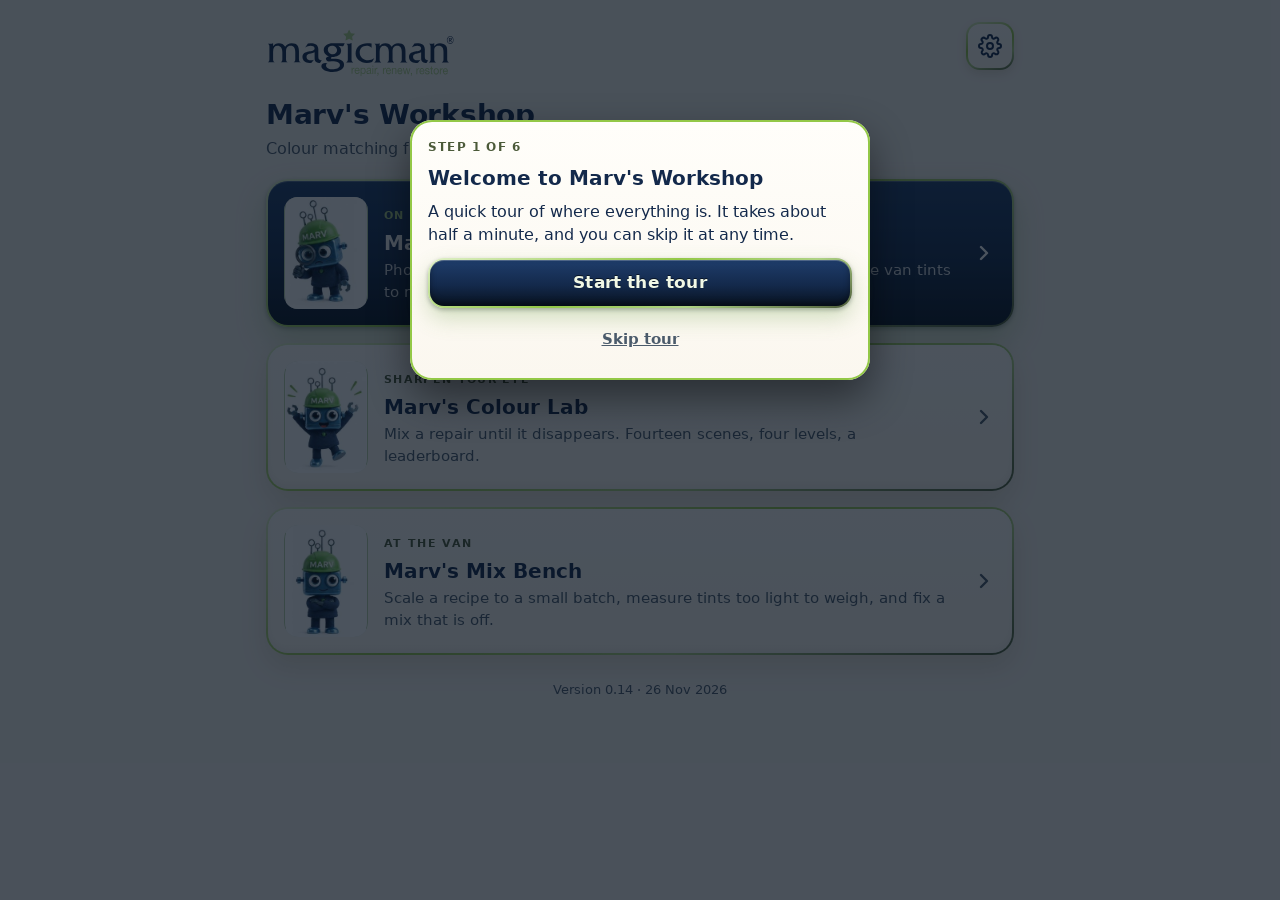
<file: index.html>
<!DOCTYPE html>
<html lang="en">
<head>
<meta charset="UTF-8">
<meta name="viewport" content="width=device-width, initial-scale=1, viewport-fit=cover">
<meta name="theme-color" content="#13294b">
<meta name="apple-mobile-web-app-capable" content="yes">
<meta name="mobile-web-app-capable" content="yes">
<meta name="apple-mobile-web-app-title" content="Marv's Workshop">
<link rel="manifest" href="manifest.json">
<link rel="icon" type="image/png" href="brand/icon-192.png">
<link rel="apple-touch-icon" href="brand/icon-180.png">
<script src="js/app.js?v=0.14"></script>
<title>Marv's Workshop</title>
<link rel="stylesheet" href="css/workshop.css?v=0.14">
<script src="js/tour.js?v=0.14" defer></script>
<style>
  .doors { display: flex; flex-direction: column; gap: 16px; }
  .door {
    display: grid; grid-template-columns: 84px minmax(0, 1fr) 24px; gap: 16px; align-items: center;
    text-decoration: none; color: var(--ink); border: 2px solid transparent; border-radius: 22px; padding: 16px;
    background: linear-gradient(180deg, var(--surface-1), var(--surface-2)) padding-box, var(--rim) border-box;
    box-shadow: inset 0 1px 0 rgba(255, 255, 255, 0.7), inset 0 -3px 6px rgba(19, 41, 75, 0.05), 0 12px 26px var(--shadow-warm);
    transition: transform 0.1s ease, box-shadow 0.15s ease;
  }
  .door:active { transform: translateY(2px); box-shadow: inset 0 2px 6px rgba(19, 41, 75, 0.12), 0 4px 10px var(--shadow-warm); }
  .door img { width: 84px; height: 112px; object-fit: contain; background: #fff; border-radius: 14px; box-shadow: inset 0 0 0 1px var(--hair); }
  .door strong { display: block; font-size: 20px; line-height: 1.25; }
  .door span { display: block; margin-top: 4px; font-size: 14.5px; color: var(--ink-2); }
  .door small { display: inline-block; margin-bottom: 6px; font-size: 11px; font-weight: bold; letter-spacing: 0.12em; text-transform: uppercase; color: var(--green-ink); }
  .door svg { width: 24px; height: 24px; color: var(--ink-2); }
  .door.lead { background: linear-gradient(180deg, var(--navy-1) 0%, var(--navy-2) 55%, var(--navy-3) 100%) padding-box, var(--rim) border-box; color: #fff; box-shadow: inset 0 1px 0 rgba(255, 255, 255, 0.22), 0 14px 30px var(--rim-glow), 0 2px 4px rgba(10, 20, 40, 0.3); }
  .version { margin: 8px 0 0; text-align: center; font-size: 12.5px; color: var(--ink-2); font-variant-numeric: tabular-nums; }
  .topbar { display: flex; align-items: flex-start; justify-content: space-between; gap: 12px; }
  .cog { flex: none; width: 48px; height: 48px; border-radius: 14px; display: flex; align-items: center; justify-content: center; color: var(--ink); text-decoration: none;
    border: 2px solid transparent; background: linear-gradient(180deg, var(--surface-1), var(--surface-2)) padding-box, var(--rim) border-box; box-shadow: 0 4px 10px var(--shadow-warm); }
  .cog svg { width: 24px; height: 24px; }

  /* Loading screen: once each time the app is opened */
  .splash {
    position: fixed; inset: 0; z-index: 100; display: flex; align-items: center; justify-content: center;
    background: radial-gradient(120% 80% at 50% 30%, #23497f 0%, #13294b 45%, #081220 100%);
    animation: splash-out 0.45s ease 3.3s forwards;
  }
  .splash.skip { display: none; }
  .splash.leave { animation: splash-out 0.35s ease forwards; }
  @keyframes splash-out { to { opacity: 0; visibility: hidden; } }
  .splash-in { display: flex; flex-direction: column; align-items: center; gap: 22px; padding: 24px; text-align: center; }
  .orbit { position: relative; width: 190px; height: 190px; }
  .orbit i { position: absolute; left: 50%; top: 50%; width: 30px; height: 30px; margin: -15px; border-radius: 50%;
    box-shadow: inset 0 -5px 8px rgba(0, 0, 0, 0.3), inset 0 3px 4px rgba(255, 255, 255, 0.35), 0 4px 10px rgba(0, 0, 0, 0.35);
    animation: drop 2.2s cubic-bezier(0.5, 0, 0.2, 1) both; }
  .orbit i:nth-child(1) { background: #aed284; --a: 0deg; }
  .orbit i:nth-child(2) { background: #f2c417; --a: 60deg; animation-delay: 0.06s; }
  .orbit i:nth-child(3) { background: #c2264b; --a: 120deg; animation-delay: 0.12s; }
  .orbit i:nth-child(4) { background: #17479e; --a: 180deg; animation-delay: 0.18s; }
  .orbit i:nth-child(5) { background: #0f7a57; --a: 240deg; animation-delay: 0.24s; }
  .orbit i:nth-child(6) { background: #f4f4f1; --a: 300deg; animation-delay: 0.3s; }
  @keyframes drop {
    0% { transform: rotate(var(--a)) translateY(-150px) scale(0.4); opacity: 0; }
    35% { opacity: 1; }
    70% { transform: rotate(calc(var(--a) + 200deg)) translateY(-88px) scale(1); opacity: 1; }
    100% { transform: rotate(calc(var(--a) + 260deg)) translateY(-88px) scale(0.9); opacity: 1; }
  }
  .medal { position: absolute; inset: 28px; border-radius: 50%; overflow: hidden; background: #ffffff;
    box-shadow: 0 0 0 4px #93c847, 0 0 0 9px rgba(174, 210, 132, 0.25), 0 14px 34px rgba(0, 0, 0, 0.5);
    animation: medal 0.7s cubic-bezier(0.3, 1.5, 0.5, 1) 0.45s both; }
  .medal img { width: 100%; height: 100%; object-fit: cover; object-position: 50% 18%; }
  @keyframes medal { from { transform: scale(0.3); opacity: 0; } to { transform: none; opacity: 1; } }
  .splash-logo { width: 200px; max-width: 70vw; height: auto; animation: rise 0.6s ease 0.9s both; }
  .splash-title { margin: 0; color: #f1f8e6; font-size: 22px; font-weight: bold; letter-spacing: 0.02em; animation: rise 0.6s ease 1.1s both; }
  @keyframes rise { from { transform: translateY(12px); opacity: 0; } to { transform: none; opacity: 1; } }
  .splash-bar { width: 150px; height: 6px; border-radius: 999px; background: rgba(255, 255, 255, 0.14); overflow: hidden; animation: rise 0.4s ease 1.2s both; }
  .splash-bar b { display: block; height: 100%; width: 0; border-radius: 999px; background: linear-gradient(90deg, #aed284, #93c847); animation: fill 1.8s ease 1.4s forwards; }
  @keyframes fill { to { width: 100%; } }
  @media (prefers-reduced-motion: reduce) {
    .splash { animation-delay: 0.9s; }
    .orbit i, .medal, .splash-logo, .splash-title, .splash-bar, .splash-bar b { animation: none; }
    .orbit i { transform: rotate(var(--a)) translateY(-88px); }
    .splash-bar b { width: 100%; }
  }
  .door.lead span { color: rgba(255, 255, 255, 0.82); } .door.lead small { color: var(--green); } .door.lead svg { color: #fff; }
</style>
</head>
<body>
<div class="splash" id="splash" aria-hidden="true">
  <div class="splash-in">
    <div class="orbit"><i></i><i></i><i></i><i></i><i></i><i></i><div class="medal"><img src="brand/marv/excited.jpg" alt=""></div></div>
    <img class="splash-logo" src="brand/logo-white.svg" alt="">
    <p class="splash-title">Marv's Workshop</p>
    <div class="splash-bar"><b></b></div>
  </div>
</div>
<script>
  // Show the loading screen once each time the app is opened; a tap skips it.
  (function () {
    var sp = document.getElementById("splash"), seen = false;
    try { seen = sessionStorage.getItem("marvs-splash") === "1"; sessionStorage.setItem("marvs-splash", "1"); } catch (e) { /* show it */ }
    if (seen) { sp.className = "splash skip"; return; }
    sp.addEventListener("click", function () { sp.className = "splash leave"; });
    sp.addEventListener("animationend", function (e) { if (e.target === sp) sp.className = "splash skip"; });
  })();
</script>
<div class="wrap">
  <header>
    <div class="topbar">
      <div class="logo"><img class="on-light" src="brand/logo.svg" alt="Magicman: repair, renew, restore"><img class="on-dark" src="brand/logo-white.svg" alt="Magicman: repair, renew, restore"></div>
      <a class="cog" href="settings.html" aria-label="Settings"><svg viewBox="0 0 24 24" fill="none" stroke="currentColor" stroke-width="2" stroke-linecap="round" stroke-linejoin="round" aria-hidden="true"><circle cx="12" cy="12" r="3"/><path d="M19.4 15a1.65 1.65 0 0 0 .33 1.82l.06.06a2 2 0 1 1-2.83 2.83l-.06-.06a1.65 1.65 0 0 0-1.82-.33 1.65 1.65 0 0 0-1 1.51V21a2 2 0 1 1-4 0v-.09A1.65 1.65 0 0 0 9 19.4a1.65 1.65 0 0 0-1.82.33l-.06.06a2 2 0 1 1-2.83-2.83l.06-.06a1.65 1.65 0 0 0 .33-1.82 1.65 1.65 0 0 0-1.51-1H3a2 2 0 1 1 0-4h.09A1.65 1.65 0 0 0 4.6 9a1.65 1.65 0 0 0-.33-1.82l-.06-.06a2 2 0 1 1 2.83-2.83l.06.06a1.65 1.65 0 0 0 1.82.33H9a1.65 1.65 0 0 0 1-1.51V3a2 2 0 1 1 4 0v.09a1.65 1.65 0 0 0 1 1.51 1.65 1.65 0 0 0 1.82-.33l.06-.06a2 2 0 1 1 2.83 2.83l-.06.06a1.65 1.65 0 0 0-.33 1.82V9a1.65 1.65 0 0 0 1.51 1H21a2 2 0 1 1 0 4h-.09a1.65 1.65 0 0 0-1.51 1z"/></svg></a>
    </div>
    <h1>Marv's Workshop</h1>
    <p>Colour matching for Magicman technicians.</p>
  </header>
  <nav class="doors" aria-label="Workshop">
    <a class="door lead" href="photo.html">
      <img src="brand/marv/focussed.jpg" alt="">
      <div><small>On the job</small><strong>Marv's Photo Match</strong><span>Photograph the damage, tap the area, and get its colour and the van tints to mix it.</span></div>
      <svg viewBox="0 0 24 24" fill="none" stroke="currentColor" stroke-width="2.4" stroke-linecap="round" stroke-linejoin="round" aria-hidden="true"><path d="M9 6l6 6-6 6"/></svg>
    </a>
    <a class="door" href="play.html">
      <img src="brand/marv/excited.jpg" alt="">
      <div><small>Sharpen your eye</small><strong>Marv's Colour Lab</strong><span>Mix a repair until it disappears. Fourteen scenes, four levels, a leaderboard.</span></div>
      <svg viewBox="0 0 24 24" fill="none" stroke="currentColor" stroke-width="2.4" stroke-linecap="round" stroke-linejoin="round" aria-hidden="true"><path d="M9 6l6 6-6 6"/></svg>
    </a>
    <a class="door" href="bench.html">
      <img src="brand/marv/confident.jpg" alt="">
      <div><small>At the van</small><strong>Marv's Mix Bench</strong><span>Scale a recipe to a small batch, measure tints too light to weigh, and fix a mix that is off.</span></div>
      <svg viewBox="0 0 24 24" fill="none" stroke="currentColor" stroke-width="2.4" stroke-linecap="round" stroke-linejoin="round" aria-hidden="true"><path d="M9 6l6 6-6 6"/></svg>
    </a>
  </nav>
  <p class="version" id="app-version">Version</p>
</div>
</body>
</html>
</file>
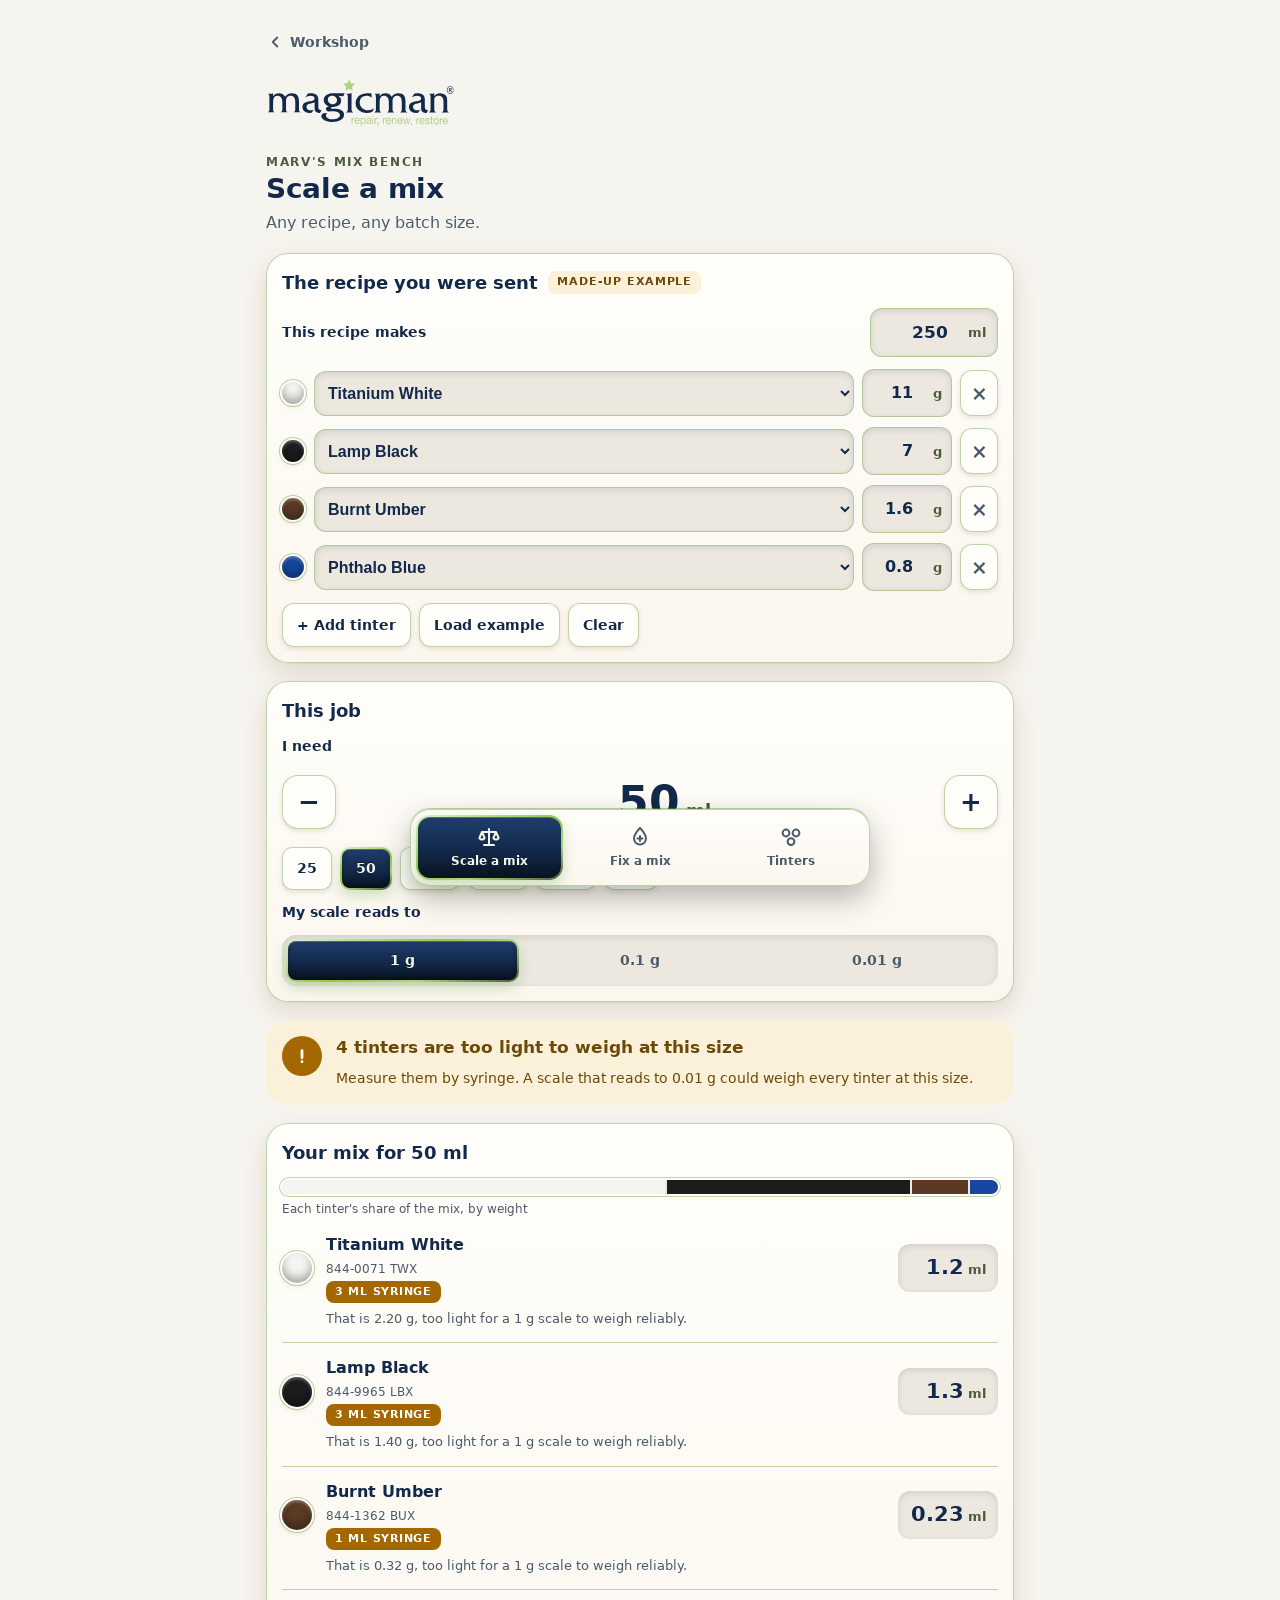
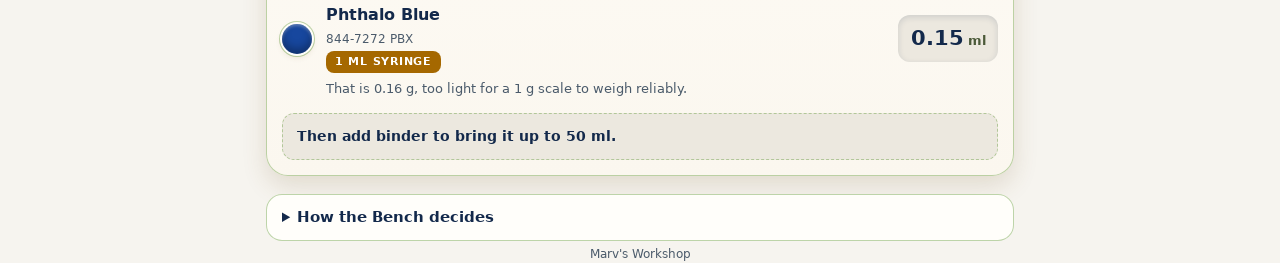
<file: bench.html>
<!DOCTYPE html>
<html lang="en">
<head>
<meta charset="UTF-8">
<meta name="viewport" content="width=device-width, initial-scale=1, viewport-fit=cover">
<meta name="theme-color" content="#13294b">
<meta name="apple-mobile-web-app-capable" content="yes">
<meta name="mobile-web-app-capable" content="yes">
<meta name="apple-mobile-web-app-title" content="Marv's Workshop">
<link rel="manifest" href="manifest.json">
<link rel="icon" type="image/png" href="brand/icon-192.png">
<link rel="apple-touch-icon" href="brand/icon-180.png">
<script src="js/app.js?v=0.14"></script>
<title>Marv's Mix Bench</title>
<link rel="stylesheet" href="css/workshop.css?v=0.14">
<link rel="stylesheet" href="css/bench.css?v=0.14">
</head>
<body>
<div class="app">
  <header class="wrap">
    <a class="back" href="index.html"><svg viewBox="0 0 24 24" fill="none" stroke="currentColor" stroke-width="2.4" stroke-linecap="round" stroke-linejoin="round" aria-hidden="true"><path d="M15 6l-6 6 6 6"/></svg>Workshop</a>
    <div class="logo"><img class="on-light" src="brand/logo.svg" alt="Magicman: repair, renew, restore"><img class="on-dark" src="brand/logo-white.svg" alt="Magicman: repair, renew, restore"></div>
    <span class="eyebrow">Marv's Mix Bench</span>
    <h1 id="hero-title">Scale a mix</h1>
    <p id="hero-sub">Any recipe, any batch size.</p>
  </header>

  <main class="wrap">

    <!-- ═══ SCALE A MIX ═══ -->
    <section class="panel" id="panel-scale" role="tabpanel" aria-labelledby="tab-scale">

      <div class="card">
        <h2>The recipe you were sent <span class="tag" id="example-note">Made-up example</span></h2>
        <div class="makes">
          <label class="label" for="recipe-qty">This recipe makes</label>
          <div class="inwell"><input id="recipe-qty" type="number" inputmode="decimal" min="1" step="any" value="250"><span>ml</span></div>
        </div>
        <div class="rows" id="rows"></div>
        <div class="link-row">
          <button class="ghost" id="add-row" type="button">+ Add tinter</button>
          <button class="ghost" id="load-example" type="button">Load example</button>
          <button class="ghost" id="clear-rows" type="button">Clear</button>
        </div>
      </div>

      <div class="card">
        <h2>This job</h2>
        <span class="label" id="need-label">I need</span>
        <div class="stepper">
          <button class="step" id="need-minus" type="button" aria-label="Less">&minus;</button>
          <div class="qty">
            <input id="need-qty" type="number" inputmode="decimal" min="1" step="any" value="50" aria-labelledby="need-label">
            <span>ml</span>
          </div>
          <button class="step" id="need-plus" type="button" aria-label="More">+</button>
        </div>
        <div class="chips" id="need-chips">
          <button class="chip" type="button" data-need="25">25</button>
          <button class="chip" type="button" data-need="50">50</button>
          <button class="chip" type="button" data-need="100">100</button>
          <button class="chip" type="button" data-need="250">250</button>
          <button class="chip" type="button" data-need="500">500</button>
          <button class="chip" type="button" data-need="1000">1 L</button>
        </div>
        <span class="label" id="res-label">My scale reads to</span>
        <div class="seg" id="res-chips" role="group" aria-labelledby="res-label">
          <button type="button" data-res="1">1 g</button>
          <button type="button" data-res="0.1">0.1 g</button>
          <button type="button" data-res="0.01">0.01 g</button>
        </div>
      </div>

      <div id="verdict" aria-live="polite"></div>

      <div class="bench" id="result-card">
        <h2 id="result-title">Your mix</h2>
        <div class="mixbar-wrap" id="mixbar-wrap" hidden>
          <div class="mixbar" id="mixbar"></div>
          <small>Each tinter's share of the mix, by weight</small>
        </div>
        <div class="lines" id="lines"></div>
      </div>

      <details>
        <summary>How the Bench decides</summary>
        <ul>
          <li>A scale can be out by half its smallest step. To keep that error under about 5%, each tinter must weigh at least ten steps: 10 g on a 1 g scale, 1 g on a 0.1 g scale.</li>
          <li>Anything lighter is converted to millilitres using the density printed on the tin, for a syringe. Below 0.10 ml a 1 ml syringe is not accurate enough either.</li>
          <li>Tinters are thick and some stays in the syringe. Use the same technique every time.</li>
          <li>Most van scales read to 1 g, so that is the starting setting. Change it if yours reads finer.</li>
          <li>Syringe sizes and the 0.10 ml limit are working assumptions until we confirm what technicians carry.</li>
          <li>The example recipe uses invented numbers. It is not a real formulation.</li>
        </ul>
      </details>
    </section>

    <!-- ═══ FIX A MIX ═══ -->
    <section class="panel" id="panel-fix" role="tabpanel" aria-labelledby="tab-fix" hidden>

      <div class="card">
        <h2>What are you mixing?</h2>
        <div class="chips" id="family-chips">
          <button class="chip" type="button" data-family="lightgrey">Light grey</button>
          <button class="chip" type="button" data-family="darkgrey">Dark grey</button>
          <button class="chip" type="button" data-family="green">Green</button>
          <button class="chip" type="button" data-family="other">Something else</button>
        </div>
      </div>

      <div class="card">
        <h2>Next to the target, your mix is</h2>
        <div class="grid2" id="problem-grid">
          <button class="big-btn" type="button" data-problem="light"><span class="pot cue-light"></span>Too light</button>
          <button class="big-btn" type="button" data-problem="dark"><span class="pot cue-dark"></span>Too dark</button>
          <button class="big-btn" type="button" data-problem="red"><span class="pot cue-red"></span>Too red</button>
          <button class="big-btn" type="button" data-problem="green"><span class="pot cue-green"></span>Too green</button>
          <button class="big-btn" type="button" data-problem="yellow"><span class="pot cue-yellow"></span>Too yellow</button>
          <button class="big-btn" type="button" data-problem="blue"><span class="pot cue-blue"></span>Too blue</button>
          <button class="big-btn" type="button" data-problem="bright"><span class="pot cue-bright"></span>Too bright</button>
          <button class="big-btn" type="button" data-problem="dull"><span class="pot cue-dull"></span>Too dull</button>
        </div>
      </div>

      <div class="coach" id="coach-card" aria-live="polite"></div>

      <div class="card">
        <h2>Every time</h2>
        <ol class="steps">
          <li><span>Make one change at a time.</span></li>
          <li><span>Stir fully before you judge it.</span></li>
          <li><span>Dab it next to the target and check it once it is dry.</span></li>
          <li><span>Note what you added. The next job in this colour starts there.</span></li>
        </ol>
      </div>

      <p class="draft"><strong>Draft guidance.</strong> Built from the notes on the tin labels and standard colour practice. Technical has not signed it off yet. It assumes the eleven tinters listed under Tinters.</p>
    </section>

    <!-- ═══ TINTERS ═══ -->
    <section class="panel" id="panel-tinters" role="tabpanel" aria-labelledby="tab-tinters" hidden>
      <div class="card">
        <h2>The eleven tinters</h2>
        <div id="tinter-list"></div>
      </div>
      <p class="hint">Vans carry either the old or the new tint system. Which one these eleven belong to is still to be confirmed. Codes, material numbers and densities are from the tin labels. The coloured pots are for finding the tin, not for judging colour. Strength for the two Phthalos and the two oxides comes from the feasibility report. The other strength ratings are a draft for Technical to confirm.</p>
    </section>

    <p class="foot">Marv's Workshop</p>
  </main>
</div>

<nav class="dock" aria-label="Tools">
  <div class="dock-in" role="tablist">
    <button role="tab" id="tab-scale" aria-controls="panel-scale" aria-selected="true">
      <svg viewBox="0 0 24 24" fill="none" stroke="currentColor" stroke-width="2" stroke-linecap="round" stroke-linejoin="round" aria-hidden="true"><path d="M12 4v16M7 20h10M5 7h14M5 7l-2.6 6a2.9 2.9 0 0 0 5.2 0L5 7zM19 7l-2.6 6a2.9 2.9 0 0 0 5.2 0L19 7z"/></svg>
      Scale a mix
    </button>
    <button role="tab" id="tab-fix" aria-controls="panel-fix" aria-selected="false">
      <svg viewBox="0 0 24 24" fill="none" stroke="currentColor" stroke-width="2" stroke-linecap="round" stroke-linejoin="round" aria-hidden="true"><path d="M12 3s6 6.3 6 10.6a6 6 0 0 1-12 0C6 9.3 12 3 12 3z"/><path d="M12 11v5M9.5 13.5h5"/></svg>
      Fix a mix
    </button>
    <button role="tab" id="tab-tinters" aria-controls="panel-tinters" aria-selected="false">
      <svg viewBox="0 0 24 24" fill="none" stroke="currentColor" stroke-width="2" stroke-linecap="round" stroke-linejoin="round" aria-hidden="true"><circle cx="7" cy="8" r="3.4"/><circle cx="17" cy="8" r="3.4"/><circle cx="12" cy="16.6" r="3.4"/></svg>
      Tinters
    </button>
  </div>
</nav>

<script>
(function () {
  "use strict";

  // ── Tinter data: Chroma-Chem 844, from the tin labels (report Appendix A) ──
  var TINTERS = [
    { id: "OYX", name: "Organic Yellow",       code: "844-2852 OYX", mat: "11000817", density: 1101, group: "Yellows and golds",            strength: "medium", dot: "#f2c417", note: "Clean, bright yellow." },
    { id: "MYX", name: "LF Medium Yellow",     code: "844-2565 MYX", mat: "11000169", density: 1190, group: "Yellows and golds",            strength: "medium", dot: "#f0a81c", note: "Clean yellow, a little warmer." },
    { id: "YOX", name: "Yellow Oxide",         code: "844-1871 YOX", mat: "11000160", density: 1643, group: "Yellows, browns and earths",   strength: "gentle", dot: "#c8962e", note: "Bridges the yellows and the earths. With Red Oxide it makes sandy ochres." },
    { id: "QRX", name: "Quinacridone Red",     code: "844-0461 QRX", mat: "11000129", density: 1042, group: "Reds and pinks",               strength: "medium", dot: "#c2264b", note: "Clean red." },
    { id: "ROX", name: "Red Oxide",            code: "844-1071 ROX", mat: "11000144", density: 1955, group: "Reds, browns and earths",      strength: "gentle", dot: "#8e3b26", note: "Earthy red. Two tins in stock, density 1955 and 1953." },
    { id: "BUX", name: "Burnt Umber",          code: "844-1362 BUX", mat: "11000151", density: 1406, group: "Browns and earths",            strength: "medium", dot: "#5b3a25", note: "Neutralises and warms other colours. With Phthalo Green it makes natural muted greens." },
    { id: "PBX", name: "Phthalo Blue",         code: "844-7272 PBX", mat: "11000196", density: 1039, group: "Blues, teals and neutrals",    strength: "vstrong", dot: "#17479e", note: "The only blue on the van. With Phthalo Green it makes teal." },
    { id: "PGX", name: "Phthalo Green",        code: "844-5568 PGX", mat: "99003584 / 11000184", density: 1068, group: "Greens, blues and teals", strength: "vstrong", dot: "#0f7a57", note: "Two tins in stock, density 1068 and 1066." },
    { id: "QVX", name: "Quinacridone Violet",  code: "844-9461 QVX", mat: "11000203", density: 1047, group: "Purples and mauves",           strength: "medium", dot: "#6d2a7c", note: "The only violet on the van." },
    { id: "LBX", name: "Lamp Black",           code: "844-9965 LBX", mat: "11000218", density: 1070, group: "Value adjusters",              strength: "vstrong", dot: "#1c1c1e", note: "With Phthalo Blue and Titanium White it makes blue-greys." },
    { id: "TWX", name: "Titanium White",       code: "844-0071 TWX", mat: "11000121", density: 1898, group: "Value adjusters",              strength: "gentle", dot: "#f4f4f1", note: "The main lightener for every colour group." }
  ];
  var T = {};
  TINTERS.forEach(function (t) { T[t.id] = t; });

  var STRENGTH = {
    vstrong: { label: "Very strong", cls: "stop", how: "The smallest touch you can manage, then check." },
    medium:  { label: "Medium",      cls: "warn", how: "Add a drop at a time." },
    gentle:  { label: "Gentle",      cls: "ok",   how: "Needs more than you expect to shift the colour." }
  };

  var ICONS = {
    ok:   '<svg viewBox="0 0 24 24" fill="none" stroke="currentColor" stroke-width="3" stroke-linecap="round" stroke-linejoin="round" aria-hidden="true"><path d="M5 12.5l4.5 4.5L19 7.5"/></svg>',
    warn: '<svg viewBox="0 0 24 24" fill="none" stroke="currentColor" stroke-width="3" stroke-linecap="round" aria-hidden="true"><path d="M12 6v8"/><path d="M12 18.2v.1"/></svg>',
    stop: '<svg viewBox="0 0 24 24" fill="none" stroke="currentColor" stroke-width="3" stroke-linecap="round" aria-hidden="true"><path d="M7 7l10 10"/><path d="M17 7L7 17"/></svg>'
  };

  var HERO = {
    scale:   { title: "Scale a mix", sub: "Any recipe, any batch size." },
    fix:     { title: "Fix a mix",   sub: "Tell MARV what looks off." },
    tinters: { title: "Tinters",     sub: "The eleven tins at a glance." }
  };

  var SYRINGE_MIN_ML = 0.10;
  var SYRINGES = [1, 3, 5, 10, 20];
  var MAX_TYPICAL_ML = 1000;   // largest batch HQ normally issues a recipe for
  var FINER_SCALES = [0.1, 0.01];

  var EXAMPLE = {
    recipeQty: 250,
    rows: [
      { t: "TWX", g: 11 },
      { t: "LBX", g: 7 },
      { t: "BUX", g: 1.6 },
      { t: "PBX", g: 0.8 }
    ]
  };

  var state = {
    recipeQty: EXAMPLE.recipeQty,
    need: 50,
    res: 1,
    rows: EXAMPLE.rows.map(function (r) { return { t: r.t, g: r.g }; }),
    isExample: true,
    family: "lightgrey",
    problem: null
  };

  var $ = function (id) { return document.getElementById(id); };
  function el(tag, cls, text) {
    var n = document.createElement(tag);
    if (cls) n.className = cls;
    if (text != null) n.textContent = text;
    return n;
  }
  function pot(color, cls) {
    var p = el("span", "pot" + (cls ? " " + cls : ""));
    p.style.backgroundColor = color;
    return p;
  }

  // ── Number formatting ──
  function fmtQty(ml) {
    if (ml >= 1000) {
      var l = ml / 1000;
      return (Math.abs(l - Math.round(l)) < 1e-9 ? l.toFixed(0) : l.toFixed(1)) + " L";
    }
    return Math.round(ml) + " ml";
  }
  function roundUpNice(ml) {
    var step = ml <= 1000 ? 5 : 100;
    return Math.ceil(ml / step - 1e-9) * step;
  }
  function resDecimals(res) { return res >= 1 ? 0 : res >= 0.1 ? 1 : 2; }
  function fmtSmallG(g) { return g < 0.1 ? g.toFixed(3) : g.toFixed(2); }

  // ── The scaling maths ──
  function calc() {
    var rows = state.rows.filter(function (r) { return r.g > 0 && T[r.t]; });
    if (!(state.recipeQty > 0) || !(state.need > 0) || rows.length === 0) return null;
    var f = state.need / state.recipeQty;
    var thr = state.res * 10;
    var weighFactor = 0, syringeFactor = 0;
    var lines = rows.map(function (r) {
      var t = T[r.t];
      var gPerMl = t.density / 1000;
      var g = r.g * f;
      var ml = g / gPerMl;
      var method = g >= thr - 1e-9 ? "weigh" : (ml >= SYRINGE_MIN_ML - 1e-9 ? "syringe" : "small");
      weighFactor = Math.max(weighFactor, thr / r.g);
      syringeFactor = Math.max(syringeFactor, Math.min(thr, SYRINGE_MIN_ML * gPerMl) / r.g);
      var syringe = null;
      if (method === "syringe") {
        for (var i = 0; i < SYRINGES.length; i++) { if (SYRINGES[i] >= ml - 1e-9) { syringe = SYRINGES[i]; break; } }
        if (syringe === null) syringe = SYRINGES[SYRINGES.length - 1];
      }
      return { t: t, g: g, ml: ml, method: method, syringe: syringe, stockOk: g * 10 >= thr - 1e-9 };
    });
    var minG = Math.min.apply(null, lines.map(function (l) { return l.g; }));
    var finerRes = null;
    FINER_SCALES.forEach(function (r) {
      if (finerRes === null && r < state.res && minG >= r * 10 - 1e-9) finerRes = r;
    });
    return {
      lines: lines,
      thr: thr,
      finerRes: finerRes,
      weighMin: roundUpNice(state.recipeQty * weighFactor),
      syringeMin: roundUpNice(state.recipeQty * syringeFactor)
    };
  }

  // ── Recipe rows ──
  function renderRows() {
    var box = $("rows");
    box.textContent = "";
    state.rows.forEach(function (r, i) {
      var row = el("div", "row");
      var p = pot(T[r.t] ? T[r.t].dot : "transparent");

      var sel = el("select", "pick");
      sel.id = "row-t-" + i;
      sel.setAttribute("aria-label", "Tinter " + (i + 1));
      TINTERS.forEach(function (t) {
        var o = el("option", null, t.name);
        o.value = t.id;
        if (t.id === r.t) o.selected = true;
        sel.appendChild(o);
      });
      sel.addEventListener("change", function () { r.t = sel.value; p.style.backgroundColor = T[r.t].dot; touched(); renderResults(); });

      var well = el("div", "inwell");
      var inp = el("input");
      inp.id = "row-g-" + i;
      inp.type = "number";
      inp.inputMode = "decimal";
      inp.min = "0";
      inp.step = "any";
      inp.value = r.g > 0 ? String(r.g) : "";
      inp.placeholder = "0";
      inp.setAttribute("aria-label", "Grams of tinter " + (i + 1));
      inp.addEventListener("input", function () { r.g = parseFloat(inp.value) || 0; touched(); renderResults(); });
      well.appendChild(inp);
      well.appendChild(el("span", null, "g"));

      var del = el("button", "icon-btn", "×");
      del.type = "button";
      del.setAttribute("aria-label", "Remove tinter " + (i + 1));
      del.addEventListener("click", function () { state.rows.splice(i, 1); touched(); renderRows(); renderResults(); });

      row.appendChild(p); row.appendChild(sel); row.appendChild(well); row.appendChild(del);
      box.appendChild(row);
    });
    if (state.rows.length === 0) {
      box.appendChild(el("p", "hint", "No tinters yet. Add the tinters and weights from the recipe HQ sent you."));
    }
  }
  function touched() { state.isExample = false; $("example-note").hidden = true; }

  // ── Results ──
  function renderResults() {
    var c = calc();
    var verdict = $("verdict");
    var lines = $("lines");
    var bar = $("mixbar");
    verdict.textContent = "";
    lines.textContent = "";
    bar.textContent = "";

    document.querySelectorAll("#need-chips .chip").forEach(function (b) {
      b.setAttribute("aria-pressed", String(parseFloat(b.dataset.need) === state.need));
    });
    document.querySelectorAll("#res-chips button").forEach(function (b) {
      b.setAttribute("aria-pressed", String(parseFloat(b.dataset.res) === state.res));
    });

    if (!c) {
      $("result-title").textContent = "Your mix";
      $("mixbar-wrap").hidden = true;
      lines.appendChild(el("p", "why", "Enter the recipe and the amount you need. The weights appear here."));
      return;
    }
    $("result-title").textContent = "Your mix for " + fmtQty(state.need);
    $("mixbar-wrap").hidden = false;
    c.lines.forEach(function (l) {
      var seg = el("i");
      seg.style.flexGrow = String(l.g);
      seg.style.flexBasis = "0";
      seg.style.backgroundColor = l.t.dot;
      seg.title = l.t.name;
      bar.appendChild(seg);
    });

    var nSyr = c.lines.filter(function (l) { return l.method === "syringe"; }).length;
    var nSmall = c.lines.filter(function (l) { return l.method === "small"; }).length;
    var scaleName = state.res + " g scale";
    var kind, headText, bodyText, actions = [];
    var bigBatchOk = c.weighMin <= MAX_TYPICAL_ML;
    var finer = c.finerRes ? " A scale that reads to " + c.finerRes + " g could weigh every tinter at this size." : "";

    if (nSyr === 0 && nSmall === 0) {
      kind = "ok";
      headText = "Good to weigh";
      bodyText = "Every tinter is heavy enough for a " + scaleName + ".";
    } else if (nSmall === 0) {
      kind = "warn";
      headText = nSyr + (nSyr === 1 ? " tinter is" : " tinters are") + " too light to weigh at this size";
      bodyText = "Measure " + (nSyr === 1 ? "it" : "them") + " by syringe" +
        (bigBatchOk ? ", or make " + fmtQty(c.weighMin) + " and weigh everything on a " + scaleName + "." : ".") + finer;
      if (bigBatchOk) actions.push(c.weighMin);
    } else {
      kind = "stop";
      headText = nSmall + (nSmall === 1 ? " tinter is" : " tinters are") + " too small to measure at this size";
      bodyText = c.weighMin === c.syringeMin
        ? "The smallest batch you can measure properly is " + fmtQty(c.syringeMin) + "."
        : "The smallest batch that works with a syringe is " + fmtQty(c.syringeMin) + "." +
          (bigBatchOk ? " To weigh everything on a " + scaleName + ", make " + fmtQty(c.weighMin) + "." : "") + finer;
      actions.push(c.syringeMin);
      if (bigBatchOk && c.weighMin !== c.syringeMin) actions.push(c.weighMin);
    }
    var box = el("div", "verdict " + kind);
    var icon = el("div", "icon");
    icon.innerHTML = ICONS[kind];
    var body = el("div", "body");
    body.appendChild(el("strong", null, headText));
    body.appendChild(el("p", null, bodyText));
    if (actions.length) {
      var ar = el("div", "link-row");
      actions.forEach(function (ml, i) {
        var b = el("button", i === 0 ? "cta" : "ghost", "Make " + fmtQty(ml) + " instead");
        b.type = "button";
        b.addEventListener("click", function () { setNeed(ml); });
        ar.appendChild(b);
      });
      body.appendChild(ar);
    }
    box.appendChild(icon); box.appendChild(body);
    verdict.appendChild(box);

    var dp = resDecimals(state.res);
    c.lines.forEach(function (l, idx) {
      var line = el("div", "line");
      line.style.animationDelay = (idx * 45) + "ms";
      var info = el("div", "info");
      info.appendChild(el("span", "name", l.t.name));
      info.appendChild(el("span", "code", l.t.code));
      var readout = el("div", "readout");
      var why = null;

      function setReadout(value, unit) {
        readout.textContent = value;
        readout.appendChild(el("span", null, unit));
      }

      if (l.method === "weigh") {
        setReadout(l.g.toFixed(dp), "g");
        info.appendChild(el("span", "pill ok", "Weigh"));
      } else if (l.method === "syringe") {
        setReadout(l.ml.toFixed(l.syringe === 1 ? 2 : 1), "ml");
        info.appendChild(el("span", "pill warn", l.syringe + " ml syringe"));
        why = el("p", "why", "That is " + fmtSmallG(l.g) + " g, too light for a " + scaleName + " to weigh reliably.");
      } else {
        setReadout(fmtSmallG(l.g), "g");
        info.appendChild(el("span", "pill stop", "Too small"));
        var msg = "That is " + l.ml.toFixed(3) + " ml, too little for a scale or a syringe.";
        if (l.stockOk) {
          msg += " As a 1 to 9 stock tint it becomes " + (l.g * 10).toFixed(dp) + " g, which this scale can weigh. Stock tints need Technical sign-off first.";
        } else {
          msg += " Make a bigger batch.";
        }
        why = el("p", "why", msg);
      }
      line.appendChild(pot(l.t.dot, "lg")); line.appendChild(info); line.appendChild(readout);
      if (why) line.appendChild(why);
      lines.appendChild(line);
    });
    lines.appendChild(el("div", "binder", "Then add binder to bring it up to " + fmtQty(state.need) + "."));
  }

  function setNeed(ml) {
    state.need = ml;
    $("need-qty").value = String(ml);
    renderResults();
  }
  function stepFor(v) { return v < 50 ? 5 : v < 100 ? 10 : v < 250 ? 25 : v < 1000 ? 50 : 100; }
  function nudge(dir) {
    var v = state.need > 0 ? state.need : 0;
    var next;
    if (dir > 0) { var s = stepFor(v); next = Math.floor(v / s + 1e-9) * s + s; }
    else { var s2 = stepFor(v - 0.001); next = Math.ceil(v / s2 - 1e-9) * s2 - s2; }
    setNeed(Math.max(5, Math.min(5000, next)));
  }

  // ── Coach rules (draft, pending Technical sign-off) ──
  var GREYS = { lightgrey: true, darkgrey: true };
  function advice(family, problem) {
    var grey = !!GREYS[family], green = family === "green";
    switch (problem) {
      case "light":
        if (green) return { head: "Deepen it with Phthalo Green", first: ["PGX", "Deepens a green without greying it."], second: ["LBX", "Darkens faster, but it also dulls a green."] };
        return { head: "Darken it with Lamp Black", first: ["LBX", family === "lightgrey" ? "On a light grey a trace of black goes a long way." : "Darkens quickly."], note: "If the colour looks weak, not just pale, add more of the recipe's main tinter before reaching for black." };
      case "dark":
        return { head: "Lighten it with Titanium White", first: ["TWX", "The main lightener for every colour group."], note: "White can leave a colour looking chalkier and cooler. Check the tone again after lightening." };
      case "red":
        return { head: "Cancel the red with Phthalo Green", first: ["PGX", "Green cancels red."], note: grey ? "A pink cast in a grey needs very little green to clear." : null };
      case "green":
        if (green) return { head: "Calm it with Burnt Umber", first: ["BUX", "Takes a green toward a natural, muted tone."], second: ["ROX", "Red cancels green. Gentle, so easy to control."] };
        if (grey) return { head: "Cancel the green with Red Oxide", first: ["ROX", "Red cancels green. Gentle, so easy to control in a grey."], second: ["QRX", "Cleaner and stronger. Use it if Red Oxide is turning the grey brown."] };
        return { head: "Cancel the green with Quinacridone Red", first: ["QRX", "Red cancels green, and this is the clean red."], second: ["ROX", "Gentler and earthier. Easier to control in a small batch."] };
      case "yellow":
        if (green) return { head: "Pull it back with Phthalo Blue", first: ["PBX", "Takes a yellow-green back toward blue."], second: ["PGX", "Adds green without pushing as far toward blue."] };
        return { head: "Cancel the yellow with Quinacridone Violet", first: ["QVX", "Violet cancels yellow."], second: grey ? ["PBX", "A trace cools a warm grey."] : null };
      case "blue":
        if (green) return { head: "Bring it back with Organic Yellow", first: ["OYX", "Clean yellow takes a blue-green back toward green."], second: ["YOX", "Use this one for muted, natural greens."] };
        return { head: "Warm it with Burnt Umber", first: ["BUX", "Warms and neutralises a cool colour."], second: ["YOX", "A gentler warm shift. Pair it with Red Oxide for a sandy tone."] };
      case "bright":
        return { head: "Knock it back with Burnt Umber", first: ["BUX", green ? "Makes a natural, muted green." : "Neutralises and warms other colours."], second: ["LBX", "Greys the colour down and darkens it at the same time."], note: grey ? "On a grey, name the cast if you can see one: too blue, too green, too red or too yellow." : null };
      case "dull":
        return { head: "You can't take dullness out", plain: "Nothing on the van removes it. Add more of the clean tinter that carries the colour to lift it. If it is a long way off, start again, and make a batch big enough to measure properly.", list: ["OYX", "QRX", "PBX", "PGX", "QVX"], sprite: "brand/marv/wincing.jpg" };
    }
    return null;
  }

  function strengthPill(t) {
    var s = STRENGTH[t.strength];
    return el("span", "pill " + s.cls, s.label);
  }
  function optionBlock(label, pair) {
    var t = T[pair[0]];
    var box = el("div", "option");
    var who = el("div", "who");
    who.appendChild(pot(t.dot));
    who.appendChild(document.createTextNode(label + t.name));
    who.appendChild(strengthPill(t));
    box.appendChild(who);
    box.appendChild(el("p", null, pair[1] + " " + STRENGTH[t.strength].how));
    return box;
  }

  function renderCoach() {
    document.querySelectorAll("#family-chips .chip").forEach(function (b) {
      b.setAttribute("aria-pressed", String(b.dataset.family === state.family));
    });
    document.querySelectorAll("#problem-grid .big-btn").forEach(function (b) {
      b.setAttribute("aria-pressed", String(b.dataset.problem === state.problem));
    });

    var card = $("coach-card");
    card.textContent = "";
    var a = state.problem ? advice(state.family, state.problem) : null;

    var img = document.createElement("img");
    img.className = "coach-marv";
    img.alt = "MARV";
    img.src = a ? (a.sprite || "brand/marv/confident.jpg") : "brand/marv/focussed.jpg";
    var say = el("div", "say");

    if (!a) {
      say.appendChild(el("h3", null, "Tell me what you see"));
      say.appendChild(el("p", null, "Hold your test dab next to the target, then tap the one thing that is most wrong. I'll tell you which tin to reach for."));
    } else {
      say.appendChild(el("h3", null, a.head));
      if (a.plain) say.appendChild(el("p", null, a.plain));
      if (a.first) say.appendChild(optionBlock("Add ", a.first));
      if (a.second) say.appendChild(optionBlock("Or try ", a.second));
      if (a.list) {
        var box = el("div", "option");
        box.appendChild(el("p", null, "The clean tinters: " + a.list.map(function (id) { return T[id].name; }).join(", ") + "."));
        say.appendChild(box);
      }
      if (a.note) say.appendChild(el("p", "hint", a.note));
    }
    card.appendChild(img); card.appendChild(say);
  }

  // ── Tinter reference ──
  function renderTinters() {
    var list = $("tinter-list");
    TINTERS.forEach(function (t) {
      var row = el("div", "tinter");
      var body = el("div");
      var h = el("h3", null, t.name);
      h.appendChild(strengthPill(t));
      var dl = el("dl");
      [["Code", t.code], ["Material", t.mat], ["Density", t.density + " kg/m³"], ["Group", t.group]].forEach(function (p) {
        dl.appendChild(el("dt", null, p[0]));
        dl.appendChild(el("dd", null, p[1]));
      });
      body.appendChild(h); body.appendChild(dl); body.appendChild(el("p", null, t.note));
      row.appendChild(pot(t.dot, "lg")); row.appendChild(body);
      list.appendChild(row);
    });
  }

  // ── Wiring ──
  var TABS = ["scale", "fix", "tinters"];
  function showTab(name, scroll) {
    TABS.forEach(function (n) {
      $("tab-" + n).setAttribute("aria-selected", String(n === name));
      $("panel-" + n).hidden = n !== name;
    });
    $("hero-title").textContent = HERO[name].title;
    $("hero-sub").textContent = HERO[name].sub;
    if (scroll) window.scrollTo(0, 0);
    try { localStorage.setItem("mixbench-tab", name); } catch (e) { /* storage unavailable */ }
  }
  TABS.forEach(function (n) { $("tab-" + n).addEventListener("click", function () { showTab(n, true); }); });

  $("recipe-qty").addEventListener("input", function (e) { state.recipeQty = parseFloat(e.target.value) || 0; touched(); renderResults(); });
  $("need-qty").addEventListener("input", function (e) { state.need = parseFloat(e.target.value) || 0; renderResults(); });
  $("need-minus").addEventListener("click", function () { nudge(-1); });
  $("need-plus").addEventListener("click", function () { nudge(1); });
  $("need-chips").addEventListener("click", function (e) {
    var b = e.target.closest("[data-need]");
    if (b) setNeed(parseFloat(b.dataset.need));
  });
  $("res-chips").addEventListener("click", function (e) {
    var b = e.target.closest("[data-res]");
    if (b) { state.res = parseFloat(b.dataset.res); renderResults(); }
  });
  $("add-row").addEventListener("click", function () {
    state.rows.push({ t: "TWX", g: 0 });
    touched(); renderRows(); renderResults();
    var last = $("row-t-" + (state.rows.length - 1));
    if (last) last.focus();
  });
  $("clear-rows").addEventListener("click", function () {
    state.rows = [];
    touched(); renderRows(); renderResults();
  });
  $("load-example").addEventListener("click", function () {
    state.recipeQty = EXAMPLE.recipeQty;
    state.rows = EXAMPLE.rows.map(function (r) { return { t: r.t, g: r.g }; });
    state.isExample = true;
    $("recipe-qty").value = String(state.recipeQty);
    $("example-note").hidden = false;
    renderRows(); renderResults();
  });
  $("family-chips").addEventListener("click", function (e) {
    var b = e.target.closest("[data-family]");
    if (b) { state.family = b.dataset.family; renderCoach(); }
  });
  $("problem-grid").addEventListener("click", function (e) {
    var b = e.target.closest("[data-problem]");
    if (b) { state.problem = b.dataset.problem; renderCoach(); $("coach-card").scrollIntoView({ block: "nearest", behavior: "smooth" }); }
  });

  renderRows();
  renderResults();
  renderCoach();
  renderTinters();
  try {
    var saved = localStorage.getItem("mixbench-tab");
    if (saved && TABS.indexOf(saved) !== -1) showTab(saved, false);
  } catch (e) { /* storage unavailable */ }
})();
</script>
</body>
</html>
</file>
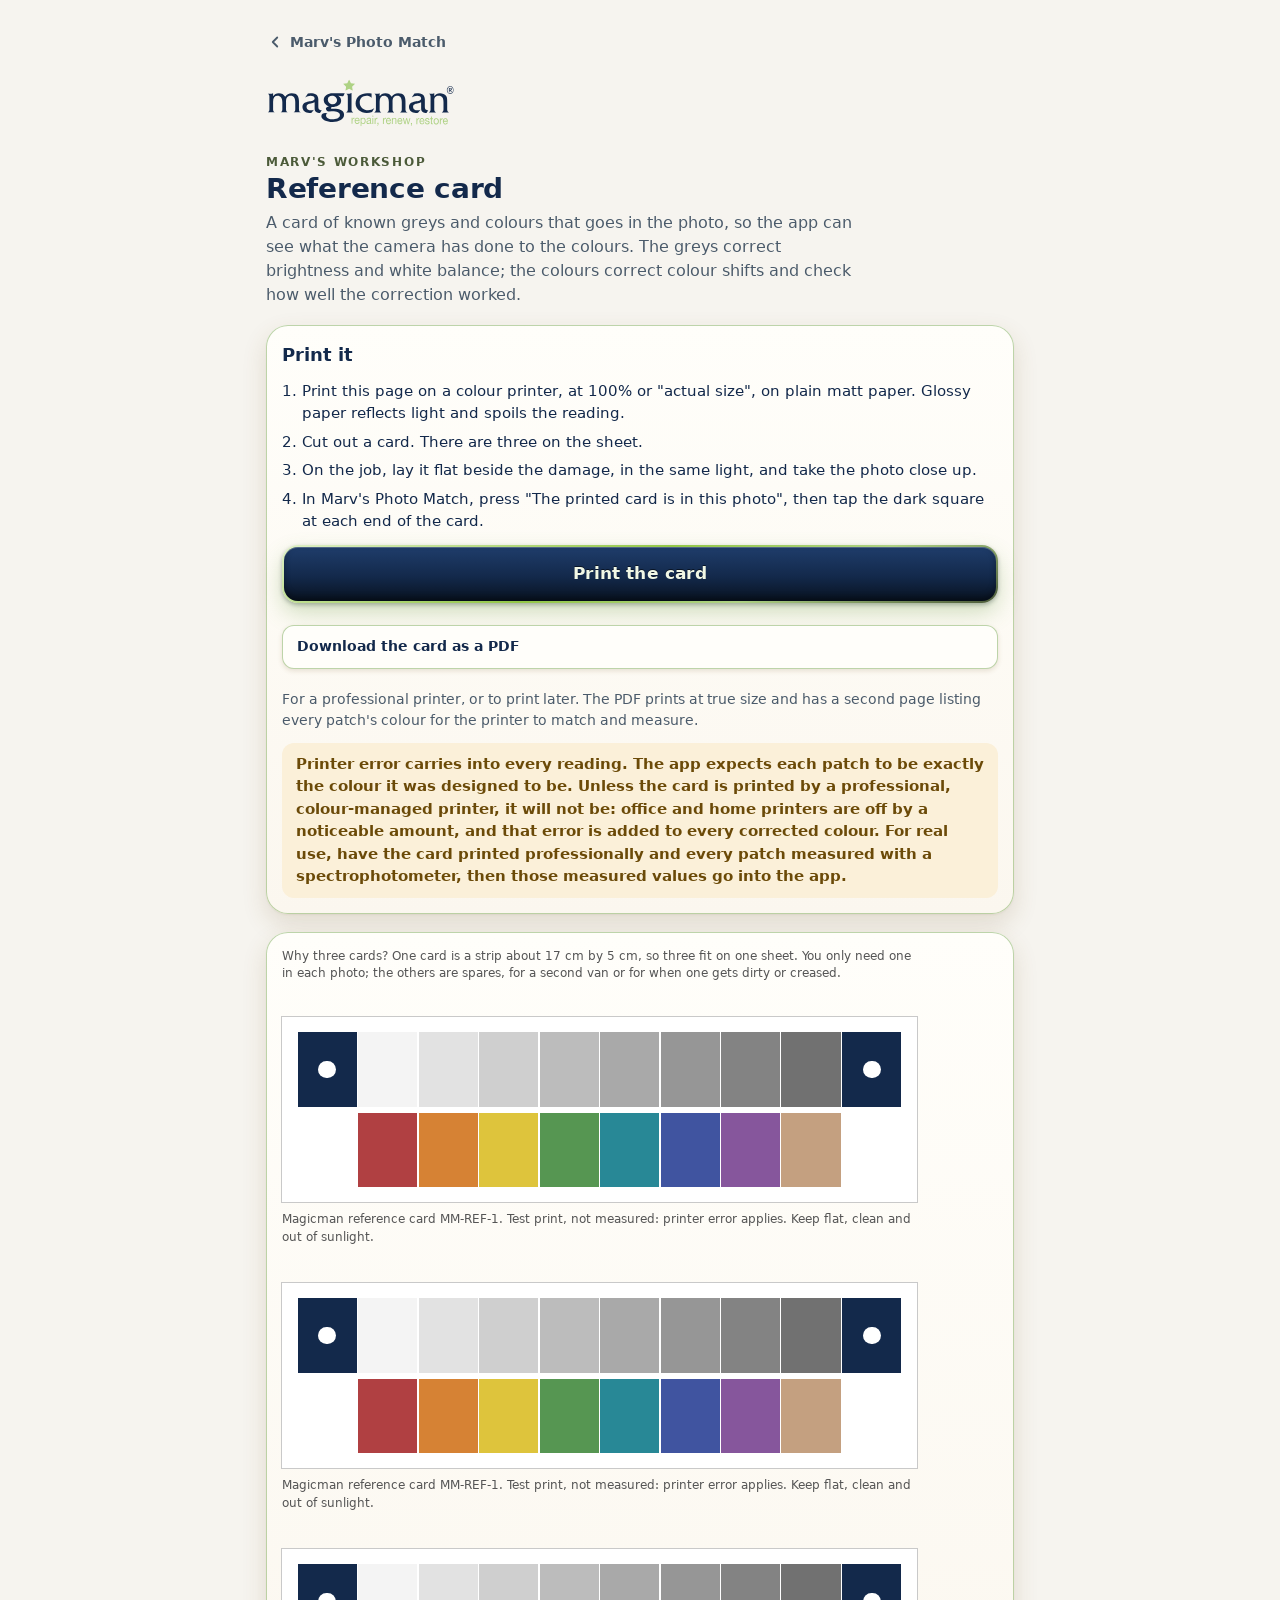
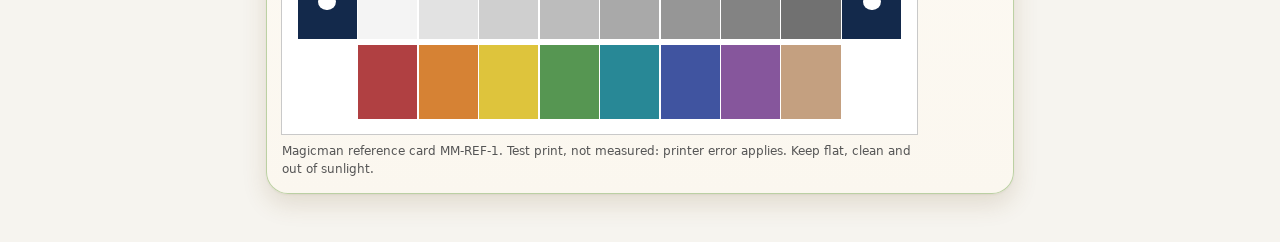
<file: card.html>
<!DOCTYPE html>
<html lang="en">
<head>
<meta charset="UTF-8">
<meta name="viewport" content="width=device-width, initial-scale=1, viewport-fit=cover">
<meta name="theme-color" content="#13294b">
<link rel="icon" type="image/png" href="brand/icon-192.png">
<link rel="apple-touch-icon" href="brand/icon-180.png">
<script src="js/app.js?v=0.14"></script>
<title>Reference card</title>
<link rel="stylesheet" href="css/workshop.css?v=0.14">
<style>
  .refcard {
    display: grid; grid-template-columns: repeat(10, 1fr); row-gap: 1.6mm; width: 100%; padding: 4mm; background: #ffffff;
    box-shadow: 0 0 0 1px #c9c9c9; -webkit-print-color-adjust: exact; print-color-adjust: exact;
  }
  .refcard i { aspect-ratio: 4 / 5; margin: 0 0.15mm; display: flex; align-items: center; justify-content: center; }
  .refcard i.blank { background: none !important; }
  .refcard i.mark::after { content: ""; width: 30%; aspect-ratio: 1; border-radius: 50%; background: #ffffff; }
  .sheet { display: flex; flex-direction: column; gap: 10mm; }
  .sheet figure { margin: 0; width: 100%; max-width: 168mm; min-width: 0; }
  .sheet figcaption { font-size: 9pt; color: #555; margin-top: 2mm; }
  .smallprint { margin: 0 0 6mm; font-size: 9pt; line-height: 1.45; color: #555; max-width: 168mm; }
  [data-theme="dark"] .smallprint { color: var(--ink-2); }
  @media (prefers-color-scheme: dark) { :root:not([data-theme="light"]) .smallprint { color: var(--ink-2); } }
  #btn-pdf { margin-top: 10px; }
  .pdf-note { margin: 8px 0 0; font-size: 14px; color: var(--ink-2); }
  .pdf-note:empty { display: none; }
  #pdf-status { color: var(--green-ink); font-weight: bold; }
  ol.steps { margin: 0; padding-left: 20px; display: flex; flex-direction: column; gap: 6px; font-size: 15px; }
  @page { size: A4 portrait; margin: 15mm; }
  @media print {
    body { background: #ffffff; }
    .screen-only { display: none !important; }
    .wrap { padding: 0; max-width: none; }
    .card { box-shadow: none; padding: 0; background: none; }
    .smallprint { color: #555 !important; }
  }
</style>
</head>
<body>
<div class="wrap">
  <header class="screen-only">
    <a class="back" href="photo.html"><svg viewBox="0 0 24 24" fill="none" stroke="currentColor" stroke-width="2.4" stroke-linecap="round" stroke-linejoin="round" aria-hidden="true"><path d="M15 6l-6 6 6 6"/></svg>Marv's Photo Match</a>
    <div class="logo"><img class="on-light" src="brand/logo.svg" alt="Magicman: repair, renew, restore"><img class="on-dark" src="brand/logo-white.svg" alt="Magicman: repair, renew, restore"></div>
    <span class="eyebrow">Marv's Workshop</span>
    <h1>Reference card</h1>
    <p>A card of known greys and colours that goes in the photo, so the app can see what the camera has done to the colours. The greys correct brightness and white balance; the colours correct colour shifts and check how well the correction worked.</p>
  </header>

  <div class="card screen-only">
    <h2>Print it</h2>
    <ol class="steps">
      <li>Print this page on a colour printer, at 100% or "actual size", on plain matt paper. Glossy paper reflects light and spoils the reading.</li>
      <li>Cut out a card. There are three on the sheet.</li>
      <li>On the job, lay it flat beside the damage, in the same light, and take the photo close up.</li>
      <li>In Marv's Photo Match, press "The printed card is in this photo", then tap the dark square at each end of the card.</li>
    </ol>
    <button class="btn-main" type="button" id="btn-print">Print the card</button>
    <button class="btn-quiet" type="button" id="btn-pdf">Download the card as a PDF</button>
    <p class="pdf-note" id="pdf-note">For a professional printer, or to print later. The PDF prints at true size and has a second page listing every patch's colour for the printer to match and measure.</p>
    <p class="pdf-note" id="pdf-status" role="status"></p>
    <p class="banner warn"><strong>Printer error carries into every reading.</strong> The app expects each patch to be exactly the colour it was designed to be. Unless the card is printed by a professional, colour-managed printer, it will not be: office and home printers are off by a noticeable amount, and that error is added to every corrected colour. For real use, have the card printed professionally and every patch measured with a spectrophotometer, then those measured values go into the app.</p>
  </div>

  <div class="card">
    <p class="smallprint">Why three cards? One card is a strip about 17 cm by 5 cm, so three fit on one sheet. You only need one in each photo; the others are spares, for a second van or for when one gets dirty or creased.</p>
    <div class="sheet" id="sheet"></div>
  </div>
</div>

<script src="js/colour.js?v=0.14"></script>
<script src="js/refcard.js?v=0.14"></script>
<script src="js/cardpdf.js?v=0.14"></script>
<script>
(function () {
  "use strict";
  var K = window.MarvCard, sheet = document.getElementById("sheet");
  function cell(rgb, mark) {
    var i = document.createElement("i");
    i.style.background = "rgb(" + rgb.join(",") + ")";
    if (mark) i.className = "mark";
    return i;
  }
  for (var n = 0; n < 3; n++) {
    var fig = document.createElement("figure"); fig.style.margin = "0";
    var strip = document.createElement("div"); strip.className = "refcard";
    strip.appendChild(cell(K.CARD.mark, true));
    K.CARD.patches.forEach(function (p) { strip.appendChild(cell(p.truth)); });
    strip.appendChild(cell(K.CARD.mark, true));
    var gapL = cell([255, 255, 255]); gapL.className = "blank"; strip.appendChild(gapL);
    K.CARD.colours.forEach(function (p) { strip.appendChild(cell(p.truth)); });
    var gapR = cell([255, 255, 255]); gapR.className = "blank"; strip.appendChild(gapR);
    var cap = document.createElement("figcaption"); cap.textContent = "Magicman reference card " + K.CARD.id + ". Test print, not measured: printer error applies. Keep flat, clean and out of sunlight.";
    fig.appendChild(strip); fig.appendChild(cap); sheet.appendChild(fig);
  }
  document.getElementById("btn-print").addEventListener("click", function () { window.print(); });

  /* The PDF. On a phone, the share sheet is the reliable way to keep a file (Save to
     Files, Mail, WhatsApp, a printer's app); a home-screen app on iPhone can get stuck
     on a plain download. Computers download it. */
  var status = document.getElementById("pdf-status");
  function download(blob) {
    var url = URL.createObjectURL(blob), a = document.createElement("a");
    a.href = url; a.download = window.MarvCardPdf.fileName;
    document.body.appendChild(a); a.click(); a.remove();
    setTimeout(function () { URL.revokeObjectURL(url); }, 30000);
    status.textContent = "Done. The PDF is in your downloads as " + window.MarvCardPdf.fileName + ".";
  }
  document.getElementById("btn-pdf").addEventListener("click", function () {
    var blob = new Blob([window.MarvCardPdf.build("version " + window.MarvApp.version)], { type: "application/pdf" });
    status.textContent = "";
    var file = null;
    try { file = new File([blob], window.MarvCardPdf.fileName, { type: "application/pdf" }); } catch (e) { /* older browser */ }
    var phone = window.matchMedia && window.matchMedia("(pointer: coarse)").matches;
    if (phone && file && navigator.canShare && navigator.canShare({ files: [file] })) {
      navigator.share({ files: [file], title: "Magicman reference card" })
        .then(function () { status.textContent = "Done. Choose Save to Files to keep it, or send it straight to the printer."; })
        .catch(function (e) { if (!e || e.name !== "AbortError") download(blob); });
    } else download(blob);
  });
})();
</script>
</body>
</html>
</file>
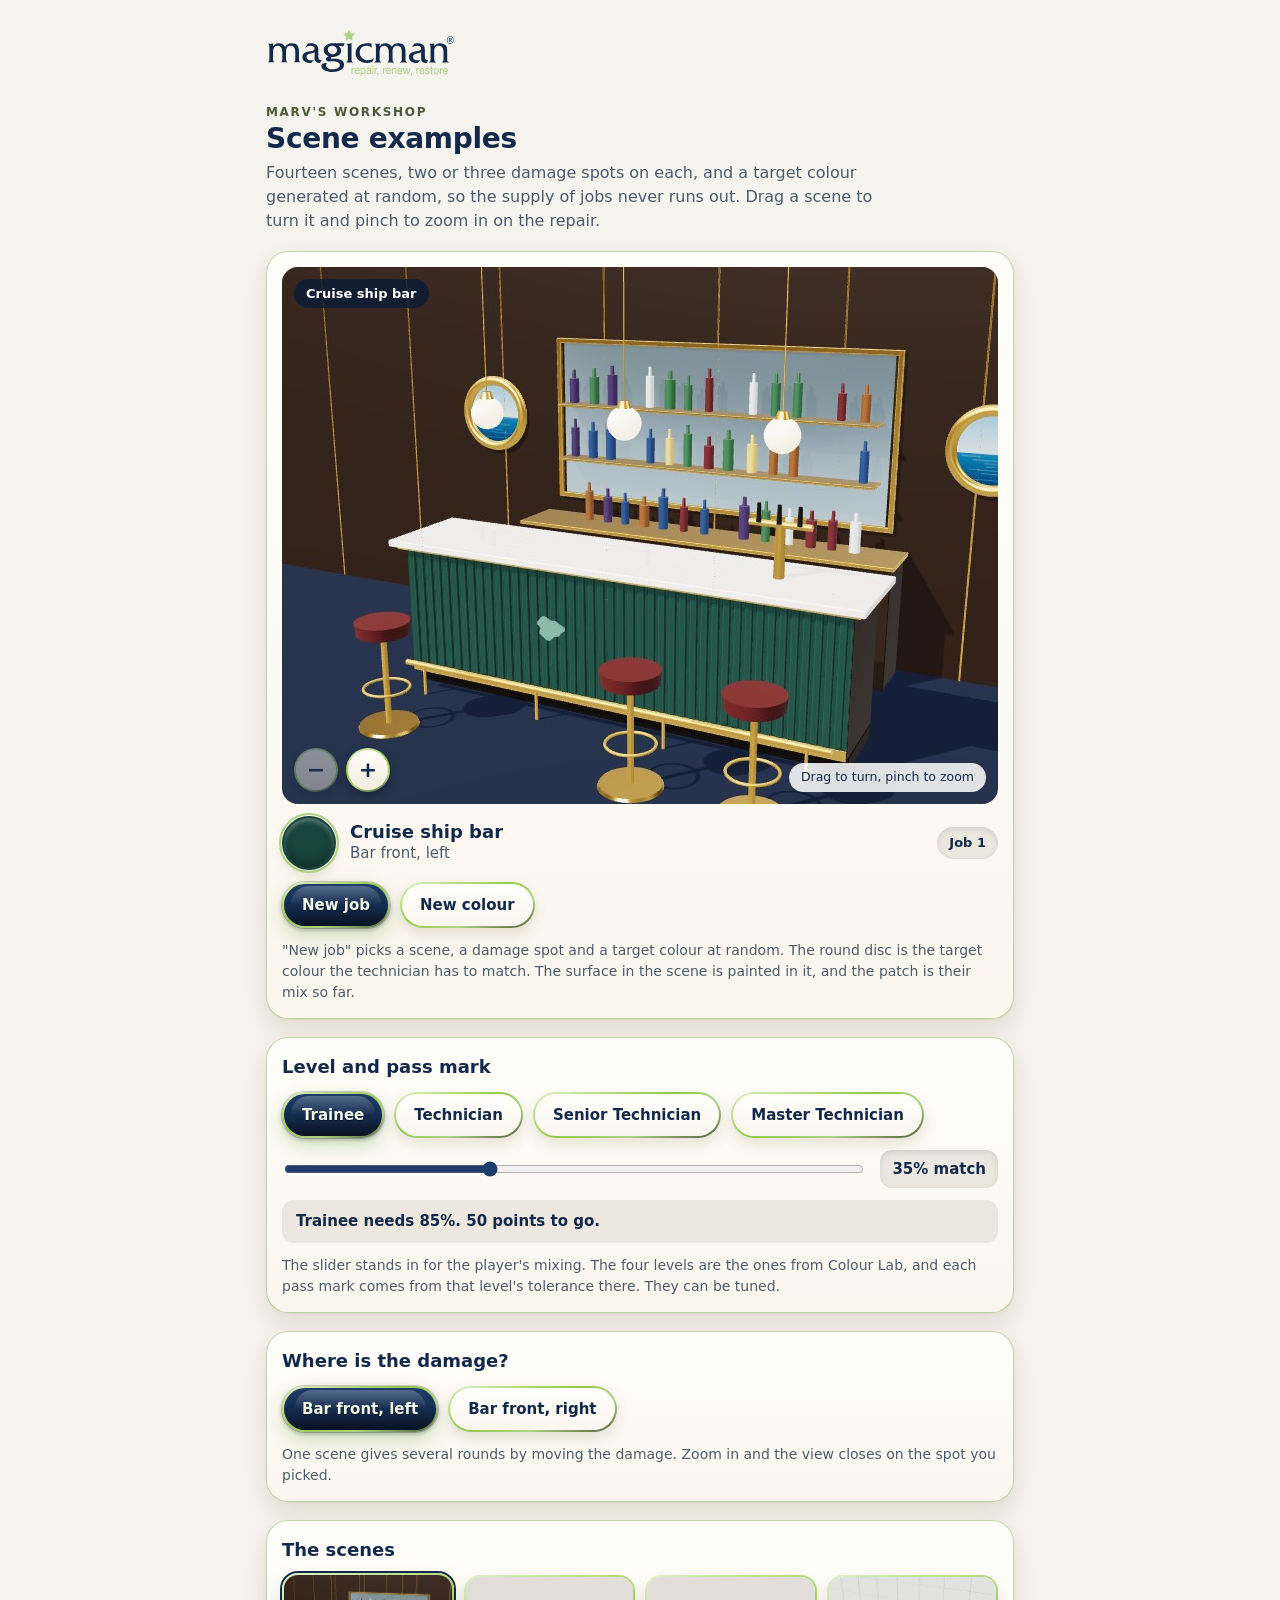
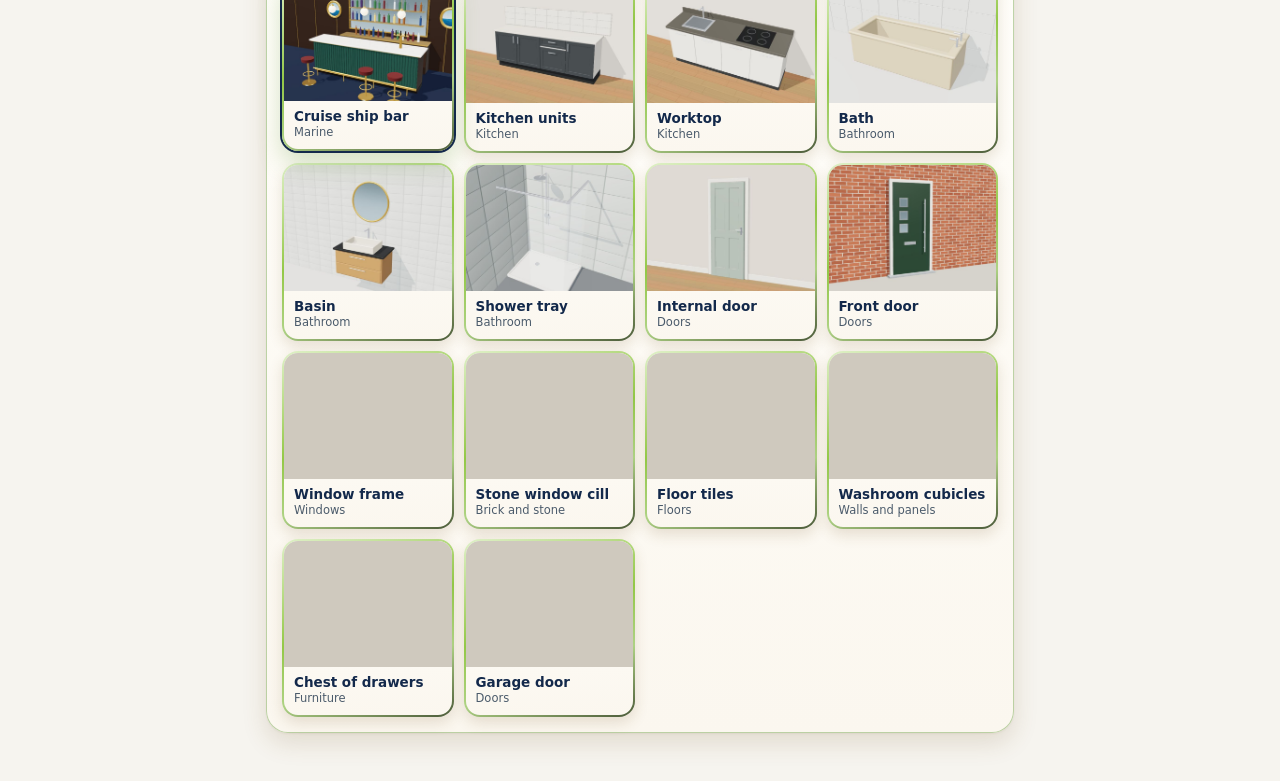
<file: examples.html>
<!DOCTYPE html>
<html lang="en">
<head>
<meta charset="UTF-8">
<meta name="viewport" content="width=device-width, initial-scale=1, viewport-fit=cover">
<title>Workshop Scenes</title>
<meta name="theme-color" content="#13294b">
<style>
  /* Layout: one column. A large 3D stage you can turn, then the eight scenes as
     tappable pictures, then the controls. Cream paper, navy ink, raised cards and
     rimmed pill buttons. Colours, fonts and logo follow the Magicman brand guide:
     Wasabi, Crow Black Blue and Lone Hunter. Verdana throughout, as the owner asked. */
  :root {
    --bg: #f6f4ef;
    --surface-1: #fffefa;
    --surface-2: #fbf7ef;
    --sunken: #ece8df;
    --ink: #13294b;
    --ink-2: #4b5b6b;
    --navy-1: #1f3d6b;
    --navy-2: #13294b;
    --navy-3: #081220;
    --green: #aed284;
    --green-ink: #4b5a39;
    --logo-on-light: block;
    --logo-on-dark: none;
    --pass-bg: #dff0c8;
    --pass-ink: #2f4a1a;
    --hair: rgba(201, 151, 63, 0.4);
    --rim-gold: linear-gradient(160deg, #fbe7b5, #c9973f 45%, #f4d791 70%, #9c6a22);
    --rim-green: linear-gradient(160deg, #dff0c8, #93c847 45%, #aed284 70%, #4b5a39);
    --rim: var(--rim-gold);
    --rim-glow: rgba(201, 151, 63, 0.28);
    --primary-ink: #fff3d6;
    --shadow-warm: rgba(120, 90, 40, 0.16);
    --gloss: linear-gradient(rgba(255, 255, 255, 0.55), rgba(255, 255, 255, 0));
    --font: Verdana, Geneva, "DejaVu Sans", Tahoma, sans-serif;
    --font-head: Verdana, Geneva, "DejaVu Sans", Tahoma, sans-serif;
  }
  :root { --rim: var(--rim-green); --rim-glow: rgba(110, 160, 70, 0.3); --hair: rgba(110, 160, 70, 0.45); --primary-ink: #f1f8e6; }
  @media (prefers-color-scheme: dark) {
    :root:not([data-theme="light"]) {
      --bg: #0f1b24; --surface-1: #1c2f40; --surface-2: #162634; --sunken: #0c161e;
      --ink: #e8eef3; --ink-2: #b4c1cc; --green-ink: #aed284; --logo-on-light: none; --logo-on-dark: block; --pass-bg: #24391a; --pass-ink: #cfeaae;
      --shadow-warm: rgba(0, 0, 0, 0.45); --gloss: linear-gradient(rgba(255, 255, 255, 0.16), rgba(255, 255, 255, 0));
      color-scheme: dark;
    }
  }
  :root[data-theme="dark"] {
    --bg: #0f1b24; --surface-1: #1c2f40; --surface-2: #162634; --sunken: #0c161e;
    --ink: #e8eef3; --ink-2: #b4c1cc; --green-ink: #aed284; --logo-on-light: none; --logo-on-dark: block; --pass-bg: #24391a; --pass-ink: #cfeaae;
    --shadow-warm: rgba(0, 0, 0, 0.45); --gloss: linear-gradient(rgba(255, 255, 255, 0.16), rgba(255, 255, 255, 0));
    color-scheme: dark;
  }

  * { box-sizing: border-box; }
  html, body { margin: 0; }
  img { max-width: 100%; }
  [hidden] { display: none !important; }
  body { background: var(--bg); color: var(--ink); font-family: var(--font); font-size: 16px; line-height: 1.5; }
  button, input { font: inherit; color: inherit; }
  button { cursor: pointer; -webkit-tap-highlight-color: transparent; }
  :focus-visible { outline: 3px solid var(--navy-1); outline-offset: 3px; }

  .wrap {
    max-width: 780px; margin: 0 auto; padding-block: 22px 48px;
    padding-left: max(16px, env(safe-area-inset-left, 0px));
    padding-right: max(16px, env(safe-area-inset-right, 0px));
    display: flex; flex-direction: column; gap: 18px;
  }
  header h1 { margin: 0; font-family: var(--font-head); font-weight: bold; font-size: 28px; line-height: 1.15; letter-spacing: -0.01em; text-wrap: balance; }
  .logo { width: 190px; max-width: 60%; margin: 6px 0 22px; }
  .logo img { width: 100%; height: auto; }
  .logo .on-light { display: var(--logo-on-light); }
  .logo .on-dark { display: var(--logo-on-dark); }
  header p { margin: 6px 0 0; color: var(--ink-2); max-width: 60ch; }
  .eyebrow { font-size: 12px; font-weight: bold; letter-spacing: 0.14em; text-transform: uppercase; color: var(--green-ink); }

  .card {
    background: linear-gradient(180deg, var(--surface-1), var(--surface-2));
    border-radius: 22px; padding: 16px;
    box-shadow: inset 0 0 0 1px var(--hair), inset 0 1px 0 rgba(255, 255, 255, 0.7), 0 1px 2px rgba(90, 70, 30, 0.06), 0 10px 24px var(--shadow-warm);
    display: flex; flex-direction: column; gap: 12px;
  }
  .card h2 { margin: 0; font-family: var(--font-head); font-weight: bold; font-size: 18px; }
  .note { margin: 0; font-size: 14px; color: var(--ink-2); }

  /* Stage */
  .stage { position: relative; border-radius: 16px; overflow: hidden; background: #cfc9be; box-shadow: inset 0 0 0 1px rgba(19, 41, 75, 0.18); }
  .stage canvas { display: block; width: 100%; aspect-ratio: 4 / 3; cursor: grab; }
  .stage canvas:active { cursor: grabbing; }
  .stage .cover { position: absolute; inset: 0; width: 100%; height: 100%; object-fit: cover; }
  .stage-label { position: absolute; left: 12px; top: 12px; background: rgba(12, 28, 53, 0.82); color: #fff; font-size: 13px; font-weight: bold; padding: 5px 12px; border-radius: 999px; }
  .stage-hint { position: absolute; right: 12px; bottom: 12px; background: rgba(255, 255, 255, 0.86); color: #13294b; font-size: 12.5px; padding: 5px 12px; border-radius: 999px; }
  .fail { padding: 28px 18px; text-align: center; color: #13294b; }
  .zoomer { position: absolute; left: 12px; bottom: 12px; display: flex; gap: 8px; }
  .zb {
    width: 44px; height: 44px; border-radius: 50%; border: 2px solid transparent; padding: 0;
    background: linear-gradient(180deg, #fffefa, #f3ecdd) padding-box, var(--rim) border-box;
    color: #13294b; font: bold 22px/1 var(--font-head); box-shadow: 0 4px 10px rgba(0, 0, 0, 0.3), inset 0 1px 0 rgba(255, 255, 255, 0.7);
    transition: transform 0.1s ease;
  }
  .zb:active { transform: translateY(1px) scale(0.96); }
  .zb:disabled { opacity: 0.45; cursor: default; }

  /* Rimmed pills */
  .pill {
    position: relative; isolation: isolate; border: 2px solid transparent; border-radius: 999px;
    min-height: 46px; padding: 8px 18px; font-size: 15px; font-weight: 700; color: var(--ink);
    background: linear-gradient(180deg, var(--surface-1), var(--surface-2)) padding-box, var(--rim) border-box;
    box-shadow: 0 6px 14px var(--shadow-warm), inset 0 1px 0 rgba(255, 255, 255, 0.6);
    transition: transform 0.1s ease, box-shadow 0.15s ease;
  }
  .pill::before { content: ""; position: absolute; z-index: -1; left: 7%; right: 7%; top: 2px; height: 42%; border-radius: 999px 999px 40% 40%; background: var(--gloss); pointer-events: none; }
  .pill:active { transform: translateY(1px); box-shadow: 0 2px 6px var(--shadow-warm); }
  .pill[aria-pressed="true"] {
    color: var(--primary-ink); text-shadow: 0 1px 1px rgba(0, 0, 0, 0.4);
    background: linear-gradient(180deg, var(--navy-1) 0%, var(--navy-2) 55%, var(--navy-3) 100%) padding-box, var(--rim) border-box;
    box-shadow: 0 0 0 1px rgba(0, 0, 0, 0.18), 0 8px 20px var(--rim-glow), 0 2px 4px rgba(10, 20, 40, 0.3);
  }
  .pill[aria-pressed="true"]::before { background: linear-gradient(rgba(255, 255, 255, 0.24), rgba(255, 255, 255, 0.02)); }
  .row { display: flex; flex-wrap: wrap; gap: 10px; }
  .pill.primary {
    color: var(--primary-ink); text-shadow: 0 1px 1px rgba(0, 0, 0, 0.4);
    background: linear-gradient(180deg, var(--navy-1) 0%, var(--navy-2) 55%, var(--navy-3) 100%) padding-box, var(--rim) border-box;
    box-shadow: 0 0 0 1px rgba(0, 0, 0, 0.18), 0 8px 20px var(--rim-glow), 0 2px 4px rgba(10, 20, 40, 0.3);
  }
  .pill.primary::before { background: linear-gradient(rgba(255, 255, 255, 0.24), rgba(255, 255, 255, 0.02)); }

  /* The job strip under the stage */
  .job { display: flex; align-items: center; gap: 14px; }
  .job-swatch {
    flex: none; display: block; width: 54px; height: 54px; border-radius: 50%; border: 2px solid transparent;
    background-clip: padding-box; outline: 2px solid var(--green); outline-offset: 1px;
    box-shadow: inset 0 -6px 9px rgba(0, 0, 0, 0.25), inset 0 3px 5px rgba(255, 255, 255, 0.3), 0 6px 12px var(--shadow-warm);
  }
  .job-text { flex: 1; min-width: 0; display: flex; flex-direction: column; }
  .job-text strong { font-family: var(--font-head); font-size: 18px; line-height: 1.2; }
  .job-text span { color: var(--ink-2); font-size: 15px; }
  .job-count { flex: none; font-size: 13px; font-weight: 700; padding: 6px 12px; border-radius: 999px; background: var(--sunken); box-shadow: inset 0 2px 6px rgba(19, 41, 75, 0.12); font-variant-numeric: tabular-nums; }
  .verdict { margin: 0; font-weight: 700; font-size: 15px; padding: 10px 14px; border-radius: 12px; }
  .verdict.pass { background: var(--pass-bg); color: var(--pass-ink); }
  .verdict.short { background: var(--sunken); color: var(--ink); }

  /* Scene pictures */
  .thumbs { display: grid; grid-template-columns: repeat(4, minmax(0, 1fr)); gap: 10px; }
  .thumb {
    border: 2px solid transparent; border-radius: 16px; padding: 0; overflow: hidden; text-align: left;
    background: linear-gradient(180deg, var(--surface-1), var(--surface-2)) padding-box, var(--rim) border-box;
    box-shadow: 0 6px 14px var(--shadow-warm); display: flex; flex-direction: column;
    transition: transform 0.12s ease, box-shadow 0.15s ease;
  }
  .thumb img, .thumb .ph { display: block; width: 100%; aspect-ratio: 4 / 3; background: #cfc9be; object-fit: cover; }
  .thumb span { padding: 7px 10px 9px; font-size: 13.5px; font-weight: 700; color: var(--ink); line-height: 1.3; }
  .thumb span small { display: block; font-size: 11.5px; font-weight: 400; color: var(--ink-2); }
  .thumb[aria-pressed="true"] { transform: translateY(-2px); box-shadow: 0 0 0 2px var(--navy-2), 0 12px 24px var(--rim-glow); }
  @media (max-width: 620px) { .thumbs { grid-template-columns: repeat(2, minmax(0, 1fr)); } }

  /* Swatches */
  .swatches { display: flex; flex-wrap: wrap; gap: 12px; }
  .sw { display: flex; flex-direction: column; align-items: center; gap: 5px; width: 68px; border: 0; background: none; padding: 0; font-size: 11.5px; color: var(--ink-2); text-align: center; line-height: 1.25; }
  .sw i {
    display: block; width: 46px; height: 46px; border-radius: 50%; border: 2px solid transparent;
    background: linear-gradient(var(--c), var(--c)) padding-box, var(--rim) border-box;
    box-shadow: inset 0 -5px 8px rgba(0, 0, 0, 0.25), inset 0 3px 4px rgba(255, 255, 255, 0.3), 0 5px 10px var(--shadow-warm);
    transition: transform 0.12s ease;
  }
  .sw[aria-pressed="true"] i { transform: translateY(-3px) scale(1.08); box-shadow: inset 0 -5px 8px rgba(0, 0, 0, 0.25), inset 0 3px 4px rgba(255, 255, 255, 0.3), 0 0 0 3px var(--bg), 0 0 0 5px var(--navy-1); }
  .sw[aria-pressed="true"] { color: var(--ink); font-weight: bold; }

  .slider-row { display: flex; align-items: center; gap: 14px; }
  .slider-row input { flex: 1; min-width: 0; accent-color: var(--navy-1); height: 32px; }
  .readout { min-width: 96px; text-align: center; font-weight: bold; font-size: 15px; padding: 8px 12px; border-radius: 12px; background: var(--sunken); box-shadow: inset 0 2px 6px rgba(19, 41, 75, 0.12); font-variant-numeric: tabular-nums; }
</style>
</head>
<body>

<div class="wrap">
  <header>
    <div class="logo"><img class="on-light" src="brand/logo.svg" alt="Magicman: repair, renew, restore"><img class="on-dark" src="brand/logo-white.svg" alt="Magicman: repair, renew, restore"></div>
    <span class="eyebrow">Marv's Workshop</span>
    <h1>Scene examples</h1>
    <p>Fourteen scenes, two or three damage spots on each, and a target colour generated at random, so the supply of jobs never runs out. Drag a scene to turn it and pinch to zoom in on the repair.</p>
  </header>

  <div class="card">
    <div class="stage">
      <canvas id="stage" aria-label="3D scene. Drag left or right to turn it."></canvas>
      <span class="stage-label" id="stage-label">Cruise ship bar</span>
      <span class="stage-hint" id="stage-hint">Drag to turn, pinch to zoom</span>
      <div class="zoomer" id="zoomer"><button class="zb" type="button" id="zoom-out" aria-label="Zoom out">&minus;</button><button class="zb" type="button" id="zoom-in" aria-label="Zoom in">+</button></div>
      <p class="fail" id="fail" hidden>This browser could not start 3D graphics, so the scenes cannot be shown here.</p>
    </div>
    <div class="job">
      <i class="job-swatch" id="job-swatch"></i>
      <div class="job-text">
        <strong id="job-title">Cruise ship bar</strong>
        <span id="job-sub">Bar front, left</span>
      </div>
      <span class="job-count" id="job-count">Job 1</span>
    </div>
    <div class="row">
      <button class="pill primary" type="button" id="new-job">New job</button>
      <button class="pill" type="button" id="new-colour">New colour</button>
    </div>
    <p class="note">"New job" picks a scene, a damage spot and a target colour at random. The round disc is the target colour the technician has to match. The surface in the scene is painted in it, and the patch is their mix so far.</p>
  </div>

  <div class="card">
    <h2>Level and pass mark</h2>
    <div class="row" id="levels"></div>
    <div class="slider-row">
      <input type="range" id="match" min="0" max="100" value="35" aria-label="How close the mix is to the target">
      <span class="readout" id="match-out">35% match</span>
    </div>
    <p class="verdict" id="verdict"></p>
    <p class="note">The slider stands in for the player's mixing. The four levels are the ones from Colour Lab, and each pass mark comes from that level's tolerance there. They can be tuned.</p>
  </div>

  <div class="card">
    <h2>Where is the damage?</h2>
    <div class="row" id="spots"></div>
    <p class="note">One scene gives several rounds by moving the damage. Zoom in and the view closes on the spot you picked.</p>
  </div>

  <div class="card">
    <h2>The scenes</h2>
    <div class="thumbs" id="thumbs"></div>
  </div>
</div>

<script src="vendor/three.min.js?v=0.14"></script>
<script src="vendor/RoundedBoxGeometry.js?v=0.14"></script>
<script src="vendor/RoomEnvironment.js?v=0.14"></script>
<script src="js/scenes.js?v=0.14"></script>
<script>
(function () {
  "use strict";
  var $ = function (id) { return document.getElementById(id); };

  // The four Colour Lab levels. Pass marks are Colour Lab's tolerances turned into a percentage.
  var LEVELS = [
    { id: "trainee", name: "Trainee", pass: 85 },
    { id: "technician", name: "Technician", pass: 88 },
    { id: "senior", name: "Senior Technician", pass: 92 },
    { id: "master", name: "Master Technician", pass: 96 }
  ];
  // Where random target colours may fall for each scene: hue, saturation and lightness ranges.
  var TONES = {
    any:       { h: [0, 360],  s: [5, 52],  l: [16, 82] },
    bar:       { h: [0, 360],  s: [28, 62], l: [14, 32] },
    bath:      { h: [15, 210], s: [5, 30],  l: [72, 92] },
    basin:     { h: [15, 210], s: [4, 26],  l: [76, 93] },
    shower:    { h: [0, 360],  s: [0, 10],  l: [60, 92] },
    stonecill: { h: [26, 50],  s: [10, 32], l: [52, 80] },
    floor:     { h: [18, 60],  s: [4, 22],  l: [38, 76] },
    cubicles:  { h: [0, 360],  s: [28, 62], l: [28, 58] },
    frontdoor: { h: [0, 360],  s: [22, 66], l: [14, 44] },
    window:    { h: [0, 360],  s: [2, 20],  l: [16, 78] },
    garage:    { h: [0, 360],  s: [2, 24],  l: [16, 72] }
  };
  var state = { scene: "bar", spot: 0, colour: "#17443c", match: 35, level: "trainee", jobs: 1 };
  var viewer = null;

  function rnd(a, b) { return a + Math.random() * (b - a); }
  function hexToRgb(h) { return [parseInt(h.substr(1, 2), 16), parseInt(h.substr(3, 2), 16), parseInt(h.substr(5, 2), 16)]; }
  function rgbToHex(c) { return "#" + c.map(function (v) { return ("0" + Math.round(Math.max(0, Math.min(255, v))).toString(16)).slice(-2); }).join(""); }
  function hslToHex(h, s, l) {
    s /= 100; l /= 100;
    var k = function (n) { return (n + h / 30) % 12; }, a = s * Math.min(l, 1 - l);
    var f = function (n) { return 255 * (l - a * Math.max(-1, Math.min(k(n) - 3, Math.min(9 - k(n), 1)))); };
    return rgbToHex([f(0), f(8), f(4)]);
  }
  function randomColour(sceneId) {
    var t = TONES[sceneId] || TONES.any;
    return hslToHex(rnd(t.h[0], t.h[1]) % 360, rnd(t.s[0], t.s[1]), rnd(t.l[0], t.l[1]));
  }
  // A mix that starts visibly off and closes on the target as the slider rises.
  function mixColour(target, pct) {
    var t = hexToRgb(target);
    var lum = (t[0] * 0.3 + t[1] * 0.59 + t[2] * 0.11) / 255;
    var off = lum > 0.6 ? [t[0] - 70, t[1] - 58, t[2] - 40] : [t[0] + 78, t[1] + 82, t[2] + 70];
    var k = pct / 100;
    return rgbToHex([off[0] + (t[0] - off[0]) * k, off[1] + (t[1] - off[1]) * k, off[2] + (t[2] - off[2]) * k]);
  }
  function level() { return LEVELS.filter(function (l) { return l.id === state.level; })[0]; }
  function meta(id) { return MarvScenes.list.filter(function (s) { return s.id === id; })[0]; }

  function apply() {
    if (!viewer) return;
    viewer.setColour(state.colour);
    viewer.setPatch(state.match >= 100 ? null : mixColour(state.colour, state.match));
  }
  function updateJob() {
    $("job-swatch").style.background = state.colour;
    $("job-title").textContent = meta(state.scene).name;
    var labels = viewer ? viewer.spots() : [];
    $("job-sub").textContent = labels[state.spot] || meta(state.scene).blurb;
    $("job-count").textContent = "Job " + state.jobs;
  }
  function updateVerdict() {
    var lv = level(), ok = state.match >= lv.pass;
    $("match-out").textContent = state.match + "% match";
    var v = $("verdict");
    v.className = "verdict " + (ok ? "pass" : "short");
    v.textContent = ok
      ? "Passed at " + lv.name + " level. Like it never happened."
      : lv.name + " needs " + lv.pass + "%. " + (lv.pass - state.match) + " points to go.";
  }
  function setMatch(n) {
    state.match = n; $("match").value = String(n);
    updateVerdict(); apply();
  }
  function renderSpots() {
    var box = $("spots");
    box.textContent = "";
    viewer.spots().forEach(function (label, i) {
      var b = document.createElement("button");
      b.type = "button"; b.className = "pill"; b.textContent = label;
      b.setAttribute("aria-pressed", String(i === state.spot));
      b.addEventListener("click", function () { setSpot(i); });
      box.appendChild(b);
    });
  }
  function setSpot(i) {
    state.spot = i;
    if (viewer) { viewer.setSpot(i); apply(); }
    document.querySelectorAll("#spots .pill").forEach(function (o, n) { o.setAttribute("aria-pressed", String(n === i)); });
    updateJob();
  }
  function syncZoom() {
    if (!viewer) return;
    var z = viewer.getZoom();
    $("zoom-out").disabled = z <= 1.001;
    $("zoom-in").disabled = z >= 3.39;
  }
  function showScene(id) {
    state.scene = id; state.spot = 0;
    $("stage-label").textContent = meta(id).name;
    document.querySelectorAll("#thumbs .thumb").forEach(function (b) { b.setAttribute("aria-pressed", String(b.dataset.scene === id)); });
    if (viewer) { viewer.show(id); apply(); renderSpots(); syncZoom(); }
    updateJob();
  }
  function newColour() { state.colour = randomColour(state.scene); apply(); updateJob(); }
  function newJob(sceneId) {
    var list = MarvScenes.list;
    var id = sceneId || list[Math.floor(Math.random() * list.length)].id;
    if (!sceneId && list.length > 1) { while (id === state.scene) id = list[Math.floor(Math.random() * list.length)].id; }
    state.jobs += 1;
    state.colour = randomColour(id);
    showScene(id);
    if (viewer && !sceneId) setSpot(Math.floor(Math.random() * viewer.spots().length));
    setMatch(Math.round(rnd(20, 55)));
    updateJob();
  }

  // Controls
  LEVELS.forEach(function (lv) {
    var b = document.createElement("button");
    b.type = "button"; b.className = "pill"; b.textContent = lv.name;
    b.setAttribute("aria-pressed", String(lv.id === state.level));
    b.addEventListener("click", function () {
      state.level = lv.id;
      document.querySelectorAll("#levels .pill").forEach(function (o) { o.setAttribute("aria-pressed", String(o === b)); });
      updateVerdict();
    });
    $("levels").appendChild(b);
  });
  MarvScenes.list.forEach(function (s) {
    var b = document.createElement("button");
    b.type = "button"; b.className = "thumb"; b.dataset.scene = s.id;
    b.setAttribute("aria-pressed", String(s.id === state.scene));
    var ph = document.createElement("div"); ph.className = "ph";
    var label = document.createElement("span"); label.textContent = s.name;
    var area = document.createElement("small"); area.textContent = s.area; label.appendChild(area);
    b.appendChild(ph); b.appendChild(label);
    b.addEventListener("click", function () { newJob(s.id); window.scrollTo({ top: 0, behavior: "smooth" }); });
    $("thumbs").appendChild(b);
  });
  $("match").addEventListener("input", function (e) { setMatch(parseInt(e.target.value, 10)); });
  $("new-job").addEventListener("click", function () { newJob(); });
  $("new-colour").addEventListener("click", newColour);
  updateVerdict();

  // 3D
  try {
    viewer = MarvScenes.createViewer($("stage"), { onZoom: function () { syncZoom(); } });
  } catch (err) {
    $("stage").hidden = true; $("stage-label").hidden = true; $("stage-hint").hidden = true; $("zoomer").hidden = true; $("fail").hidden = false;
  }
  if (viewer) {
    viewer.resize();
    // Show the opening scene, then hold a still of it over the stage while the grid pictures are taken.
    showScene(state.scene);
    var cover = new Image();
    cover.className = "cover"; cover.alt = "";
    cover.src = viewer.snapshot("image/jpeg", 0.9);
    $("stage").parentNode.insertBefore(cover, $("stage-label"));
    var queue = MarvScenes.list.slice();
    (function next() {
      var s = queue.shift();
      if (!s) { showScene(state.scene); cover.remove(); return; }
      viewer.show(s.id); viewer.setColour(s.sample); viewer.setPatch(null);
      var img = new Image();
      img.alt = "";
      img.src = viewer.snapshot("image/jpeg", 0.8);
      var b = document.querySelector('#thumbs .thumb[data-scene="' + s.id + '"]');
      b.replaceChild(img, b.firstChild);
      setTimeout(next, 30);
    })();
    window.addEventListener("resize", function () { viewer.resize(); });
    $("zoom-in").addEventListener("click", function () { viewer.zoom(viewer.getZoom() * 1.45); syncZoom(); });
    $("zoom-out").addEventListener("click", function () { viewer.zoom(viewer.getZoom() / 1.45); syncZoom(); });
    $("stage").addEventListener("pointerdown", function () { $("stage-hint").hidden = true; }, { once: true });
  } else {
    updateJob();
  }
})();
</script>
</body>
</html>
</file>
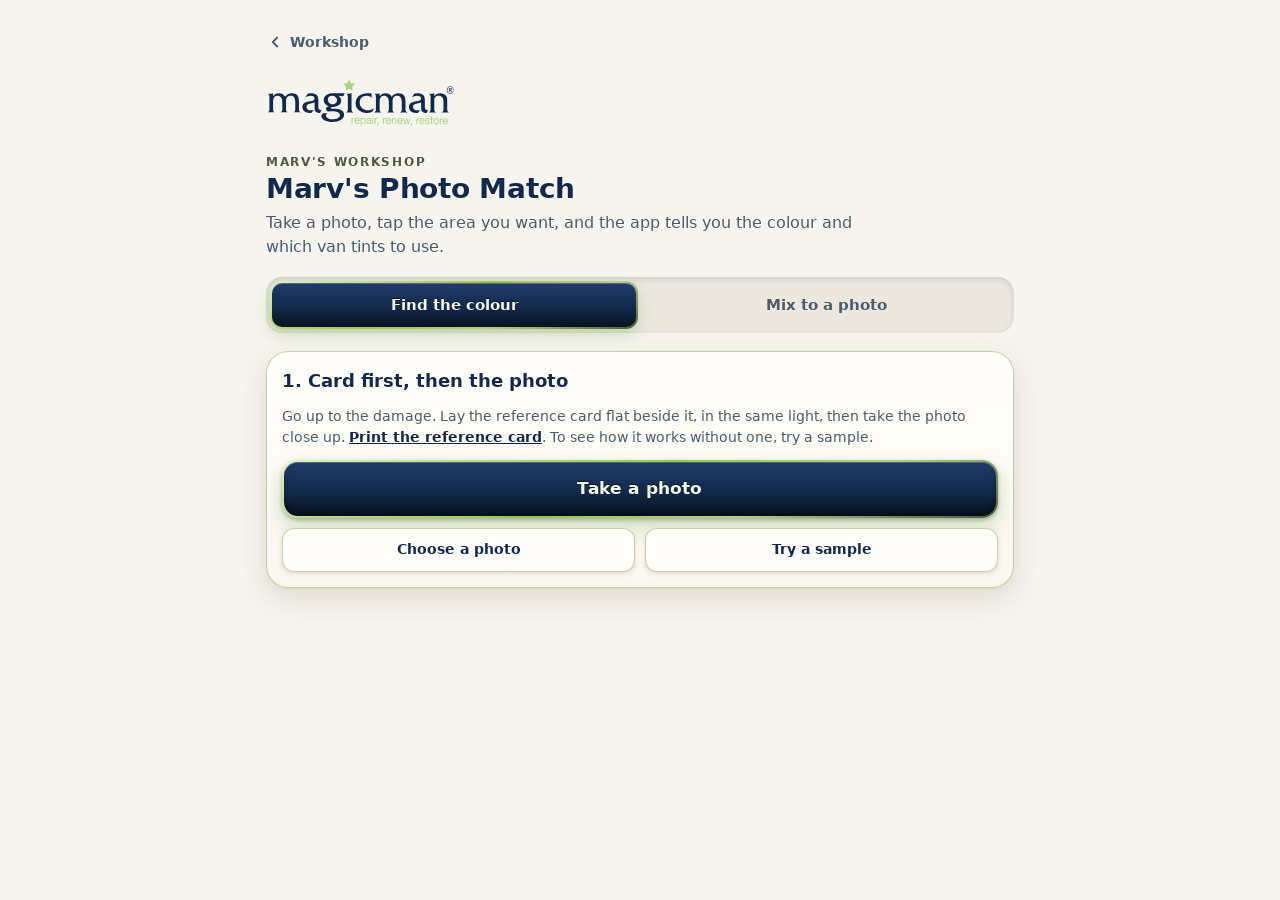
<file: photo.html>
<!DOCTYPE html>
<html lang="en">
<head>
<meta charset="UTF-8">
<meta name="viewport" content="width=device-width, initial-scale=1, viewport-fit=cover">
<meta name="theme-color" content="#13294b">
<meta name="apple-mobile-web-app-capable" content="yes">
<meta name="mobile-web-app-capable" content="yes">
<meta name="apple-mobile-web-app-title" content="Marv's Workshop">
<link rel="manifest" href="manifest.json">
<link rel="icon" type="image/png" href="brand/icon-192.png">
<link rel="apple-touch-icon" href="brand/icon-180.png">
<script src="js/app.js?v=0.14"></script>
<title>Marv's Photo Match</title>
<link rel="stylesheet" href="css/workshop.css?v=0.14">
<style>
  .photo-stage { position: relative; border-radius: 16px; overflow: hidden; background: #cfc9be; box-shadow: inset 0 0 0 1px rgba(19, 41, 75, 0.18); line-height: 0; }
  .photo-stage canvas { display: block; width: 100%; height: auto; }
  /* a swipe over the photo scrolls the page; only a tap does anything */
  #overlay { position: absolute; inset: 0; width: 100%; height: 100%; touch-action: pan-y; cursor: crosshair; }
  #overlay.placing { touch-action: none; }
  .explain { margin: 0; font-size: 14.5px; }
  .note a { color: var(--ink); font-weight: bold; }
  .tabs2 { display: grid; grid-template-columns: 1fr 1fr; gap: 4px; padding: 4px; border-radius: 16px; background: var(--sunken); box-shadow: inset 0 2px 6px rgba(19, 41, 75, 0.14); }
  .tabs2 button { min-height: 48px; border: 2px solid transparent; border-radius: 12px; background: transparent; font-size: 15px; font-weight: bold; color: var(--ink-2); }
  .tabs2 button[aria-selected="true"] { color: var(--primary-ink); text-shadow: 0 -1px 0 rgba(0, 0, 0, 0.5); background: linear-gradient(180deg, var(--navy-1), var(--navy-2) 55%, var(--navy-3)) padding-box, var(--rim) border-box; box-shadow: inset 0 1px 0 rgba(255, 255, 255, 0.22), 0 6px 14px var(--rim-glow); }
  .found { display: flex; align-items: center; gap: 16px; }
  .found .disc { width: 84px; height: 84px; }
  .found strong { display: block; font-size: 20px; line-height: 1.25; text-transform: capitalize; }
  .found span { display: block; font-size: 14px; color: var(--ink-2); }
  .recipe { display: flex; flex-direction: column; }
  .recipe .r { display: grid; grid-template-columns: 30px minmax(0, 1fr) auto; gap: 12px; align-items: center; padding: 11px 0; border-top: 1px solid var(--hair); }
  .recipe .r:first-child { border-top: 0; }
  .recipe .r i { width: 30px; height: 30px; border-radius: 50%; box-shadow: inset 0 -4px 6px rgba(0, 0, 0, 0.25), inset 0 2px 3px rgba(255, 255, 255, 0.3), 0 0 0 2px var(--surface-1), 0 0 0 3px var(--hair); }
  .recipe .r b { font-size: 15.5px; }
  .recipe .r small { display: block; font-size: 12.5px; color: var(--ink-2); }
  .recipe .r .parts { text-align: right; font-size: 19px; font-weight: bold; font-variant-numeric: tabular-nums; }
  .recipe .r .parts span { display: block; font-size: 12px; font-weight: normal; color: var(--ink-2); }
  .compare { display: flex; align-items: center; gap: 12px; font-size: 14px; }
  .compare .disc { width: 44px; height: 44px; }
  .tag { position: absolute; left: 12px; top: 12px; background: rgba(12, 28, 53, 0.82); color: #fff; font-size: 13px; font-weight: bold; padding: 5px 12px; border-radius: 999px; line-height: 1.4; max-width: calc(100% - 24px); }
  .trio { display: grid; grid-auto-flow: column; grid-auto-columns: minmax(0, 1fr); gap: 10px; }
  .tri { display: flex; flex-direction: column; align-items: center; text-align: center; gap: 8px; }
  .tri strong { font-size: 14.5px; line-height: 1.25; }
  .tri span { font-size: 13px; color: var(--ink-2); line-height: 1.3; }
  .tri .disc { width: 72px; height: 72px; }
  @media (max-width: 380px) { .tri .disc { width: 60px; height: 60px; } }
  .choices { display: flex; flex-direction: column; gap: 10px; }
  .choices .two { display: grid; grid-template-columns: 1fr 1fr; gap: 10px; }
  .choices .btn-quiet { justify-content: center; }
  .offstage { position: fixed; left: -3000px; top: 0; width: 1200px; height: 900px; }
</style>
</head>
<body>
<div class="wrap">
  <header>
    <a class="back" href="index.html"><svg viewBox="0 0 24 24" fill="none" stroke="currentColor" stroke-width="2.4" stroke-linecap="round" stroke-linejoin="round" aria-hidden="true"><path d="M15 6l-6 6 6 6"/></svg>Workshop</a>
    <div class="logo"><img class="on-light" src="brand/logo.svg" alt="Magicman: repair, renew, restore"><img class="on-dark" src="brand/logo-white.svg" alt="Magicman: repair, renew, restore"></div>
    <span class="eyebrow">Marv's Workshop</span>
    <h1>Marv's Photo Match</h1>
    <p id="intro">Take a photo, tap the area you want, and the app tells you the colour and which van tints to use.</p>
  </header>

  <div class="tabs2" role="tablist" aria-label="What to do with the photo">
    <button type="button" role="tab" id="tab-find" aria-selected="true">Find the colour</button>
    <button type="button" role="tab" id="tab-mix" aria-selected="false">Mix to a photo</button>
  </div>

  <div class="card">
    <h2>1. Card first, then the photo</h2>
    <p class="note">Go up to the damage. Lay the reference card flat beside it, in the same light, then take the photo close up. <a href="card.html">Print the reference card</a>. To see how it works without one, try a sample.</p>
    <div class="choices">
      <button class="btn-main" type="button" id="btn-camera">Take a photo</button>
      <div class="two">
        <button class="btn-quiet" type="button" id="btn-file">Choose a photo</button>
        <button class="btn-quiet" type="button" id="btn-sample">Try a sample</button>
      </div>
    </div>
    <input type="file" accept="image/*" capture="environment" id="in-camera" hidden>
    <input type="file" accept="image/*" id="in-file" hidden>
    <p class="banner warn" id="load-error" hidden></p>
  </div>

  <div class="card" id="work" hidden>
    <h2 id="work-title">2. Pick the surface</h2>

    <div class="photo-stage">
      <canvas id="photo"></canvas>
      <canvas id="overlay" aria-label="The picture. Drag the reference card into place, and tap the surface to match."></canvas>
      <span class="tag" id="tag" hidden></span>
    </div>
    <p class="banner warn" id="nocard" role="status" hidden><strong>No correction made:</strong> no reference card in this photo.</p>
    <p class="banner plain" id="guide" aria-live="polite"></p>
    <button class="btn-main" type="button" id="btn-shoot" hidden>Take the photo</button>
    <button class="btn-quiet" type="button" id="btn-retake" hidden>Move the card and retake</button>
    <div class="row">
      <button class="btn-quiet" type="button" id="btn-printed" hidden>The printed card is in this photo</button>
      <button class="btn-quiet" type="button" id="btn-clear" hidden>Mark the card again</button>
    </div>
  </div>

  <div class="card" id="result" hidden aria-live="polite">
    <h2>The colour</h2>
    <p class="explain" id="explain"></p>
    <div class="trio">
      <div class="tri"><i class="disc" id="d-raw"></i><strong id="h-raw">Camera saw</strong><span id="t-raw"></span></div>
      <div class="tri" id="tri-cor"><i class="disc" id="d-cor"></i><strong>Corrected</strong><span id="t-cor"></span></div>
      <div class="tri" id="tri-true"><i class="disc" id="d-true"></i><strong>Actual colour</strong><span id="t-true"></span></div>
    </div>
    <p class="banner" id="verdict"></p>
    <p class="banner" id="card-check" hidden></p>
    <button class="btn-quiet" type="button" id="btn-hascard" hidden>The card is in this photo</button>
    <div id="find" hidden>
      <div class="found">
        <i class="disc" id="f-disc"></i>
        <div><strong id="f-name"></strong><span id="f-sub"></span></div>
      </div>
      <h2 style="margin-top:16px">Suggested mix</h2>
      <p class="note">Van tints in parts. Mix them into the binder as usual.</p>
      <div class="recipe" id="f-recipe"></div>
      <div class="compare"><i class="disc" id="f-mixed"></i><span id="f-match"></span></div>
      <p class="banner warn" id="f-warn">A starting point, not a formulation. It comes from estimated tint colours, so check it on a test dab and adjust by eye.</p>
    </div>
    <button class="btn-main" type="button" id="btn-mix">Mix this colour</button>
    <p class="note" id="fit-note"></p>
    <p class="note">Difference is measured on the paint industry's scale. Under 1 cannot be seen, 1 to 2 is a match to a trained eye, and over 5 is plainly a different colour.</p>
  </div>
</div>

<canvas class="offstage" id="render" aria-hidden="true"></canvas>

<script src="js/colour.js?v=0.14"></script>
<script src="js/refcard.js?v=0.14"></script>
<script src="js/mix.js?v=0.14"></script>
<script>
(function () {
  "use strict";
  var C = window.MarvColour, K = window.MarvCard;
  var $ = function (id) { return document.getElementById(id); };
  var photo = $("photo"), overlay = $("overlay");
  var pctx = photo.getContext("2d", { willReadFrequently: true }), octx = overlay.getContext("2d");
  var MAX_SIDE = 1400;
  var mode = "none";               // "none": no card in a real photo. "printed": a real card is in it. "virtual": a sample's card.
  var card = { a: null, b: null }; // the card's two end marks, in image pixels
  var spot = null;                 // the surface point to read
  var sample = null;               // a made-up sample: { base, truth, cast, taken }
  var drag = null, answer = null;  // answer: { target, fit } once a colour has been read
  var spotAuto = false;            // true while the reading spot is the one the app chose
  var purpose = "find";             // "mix": mix to the photo yourself. "find": the app names the colour and suggests tints.
  var M = window.MarvMix;
  function setPurpose(p) {
    purpose = p;
    $("tab-mix").setAttribute("aria-selected", String(p === "mix"));
    $("tab-find").setAttribute("aria-selected", String(p === "find"));
    $("intro").textContent = p === "mix"
      ? "Put the reference card on the surface, take the photo, then mix to the colour the app reads."
      : "Take a photo, tap the area you want, and the app tells you the colour and which van tints to use.";
    try { history.replaceState(null, "", p === "find" ? "#find" : "#mix"); } catch (e) { /* not allowed here */ }
    compute();
  }
  $("tab-mix").addEventListener("click", function () { setPurpose("mix"); });
  $("tab-find").addEventListener("click", function () { setPurpose("find"); });

  // ── Loading a real photo ──
  function fit(w, h) { var k = Math.min(1, MAX_SIDE / Math.max(w, h)); return [Math.round(w * k), Math.round(h * k)]; }
  function setCanvas(w, h) { photo.width = overlay.width = w; photo.height = overlay.height = h; }
  function defaultCard() {
    var w = photo.width, h = photo.height, len = w * 0.5;
    if (sample && sample.damage) {                     // a close-up: the card lies just beside the damage
      var d = sample.damage; len = w * 0.56;
      var pitch = len / (K.CARD.patches.length + 1), below = d.y + d.r * 0.6 + pitch * 1.4;
      // two rows deep: lay it below the damage if it fits, otherwise above
      var y = below + pitch * 3.1 < h * 0.98 ? below : d.y - d.r * 0.6 - pitch * 3.4;
      var x0 = Math.max(w * 0.06, Math.min(w * 0.94 - len, d.x - len / 2));
      return { a: { x: x0, y: y }, b: { x: x0 + len, y: y } };
    }
    return { a: { x: w * 0.09, y: h * 0.86 }, b: { x: w * 0.09 + len, y: h * 0.86 } };
  }
  function setMode(m) {
    mode = m;
    card = m === "virtual" ? defaultCard() : { a: null, b: null };
    spot = null; spotAuto = false; answer = null; lastSide = 0; $("result").hidden = true;
    if (m === "none") { spot = autoSpot(); spotAuto = !!spot; }
    $("btn-printed").hidden = !!sample;
    $("btn-printed").textContent = m === "printed" ? "There is no card in this photo" : "The printed card is in this photo";
    $("btn-clear").hidden = m !== "printed";
    redraw(); guide(); compute();
  }
  function begin() {
    $("work").hidden = false; $("result").hidden = true; $("load-error").hidden = true;
    setMode(sample ? "virtual" : "none");
    if (sample) bake();
    stage();
    $("work").scrollIntoView({ behavior: "smooth", block: "start" });
  }
  function showLoaded(source, w, h) {
    var d = fit(w, h);
    setCanvas(d[0], d[1]);
    pctx.drawImage(source, 0, 0, d[0], d[1]);
    sample = null; $("tag").hidden = true;
    begin();
  }
  function loadFailed() {
    $("load-error").textContent = "That file could not be opened as a picture. Try a JPEG or PNG photo.";
    $("load-error").hidden = false;
  }
  function loadWithImage(file) {
    var url = URL.createObjectURL(file), img = new Image();
    img.onload = function () { showLoaded(img, img.naturalWidth, img.naturalHeight); URL.revokeObjectURL(url); };
    img.onerror = function () { URL.revokeObjectURL(url); loadFailed(); };
    img.src = url;
  }
  /* A phone camera photo can be 50 megapixels. Decoding that at full size can run an
     Android phone out of memory, so where the browser allows it the photo is shrunk
     while it is decoded, the right way up. */
  function loadFile(file) {
    if (!file) return;
    $("load-error").hidden = true;
    if (window.createImageBitmap) {
      createImageBitmap(file, { resizeWidth: MAX_SIDE, resizeQuality: "high", imageOrientation: "from-image" })
        .then(function (bmp) { showLoaded(bmp, bmp.width, bmp.height); if (bmp.close) bmp.close(); })
        .catch(function () { loadWithImage(file); });
    } else loadWithImage(file);
  }
  $("btn-camera").addEventListener("click", function () { $("in-camera").click(); });
  $("btn-file").addEventListener("click", function () { $("in-file").click(); });
  $("in-camera").addEventListener("change", function (e) { loadFile(e.target.files[0]); e.target.value = ""; });
  $("in-file").addEventListener("change", function (e) { loadFile(e.target.files[0]); e.target.value = ""; });
  $("btn-printed").addEventListener("click", function () { setMode(mode === "printed" ? "none" : "printed"); });
  $("btn-clear").addEventListener("click", function () { setMode("printed"); });
  $("btn-hascard").addEventListener("click", function () { setMode("printed"); $("work").scrollIntoView({ behavior: "smooth", block: "start" }); });

  // ── The sample: a 3D scene you put the card into, then "photograph" ──
  // Each camera shift changes balance and brightness like a phone would, lifts the shadows, and boosts colour.
  var CASTS = [
    { name: "warm indoor light", gain: [1.14, 0.98, 0.76], gamma: 0.92, lift: 0.10, sat: 1.12 },
    { name: "open shade",        gain: [0.84, 0.98, 1.20], gamma: 0.95, lift: 0.14, sat: 1.10 },
    { name: "direct sun",        gain: [1.04, 1.05, 1.12], gamma: 0.84, lift: 0.12, sat: 1.18 },
    { name: "a dim room",        gain: [0.82, 0.76, 0.68], gamma: 1.06, lift: 0.06, sat: 1.06 }
  ];
  function applyCast(ctx, cast) {
    var w = ctx.canvas.width, h = ctx.canvas.height, img = ctx.getImageData(0, 0, w, h), d = img.data;
    var lut = [0, 1, 2].map(function (ch) {
      var t = new Float32Array(256);
      for (var v = 0; v < 256; v++) {
        var lin = cast.gain[ch] * Math.pow(Math.max(1e-4, C.srgbToLinear(v)), cast.gamma);
        t[v] = cast.lift * 255 + (1 - cast.lift) * C.linearToSrgb(lin);
      }
      return t;
    });
    for (var i = 0; i < d.length; i += 4) {
      var r = lut[0][d[i]], g = lut[1][d[i + 1]], b = lut[2][d[i + 2]];
      var y = 0.3 * r + 0.59 * g + 0.11 * b;
      d[i] = y + cast.sat * (r - y); d[i + 1] = y + cast.sat * (g - y); d[i + 2] = y + cast.sat * (b - y);
    }
    ctx.putImageData(img, 0, 0);
  }
  // Before the photo: the scene as it really is. After: the scene with the card in it, as the camera recorded it.
  function bake() {
    var t = sample.truth;
    t.drawImage(sample.base.canvas, 0, 0);
    if (sample.taken && card.a && card.b) K.draw(t, card.a, card.b);
    pctx.drawImage(t.canvas, 0, 0);
    if (sample.taken) applyCast(pctx, sample.cast);
  }
  function loadScript(src) {
    return new Promise(function (resolve, reject) {
      var s = document.createElement("script"); s.src = src + (window.MarvApp ? "?v=" + window.MarvApp.version : ""); s.onload = resolve; s.onerror = function () { reject(new Error(src)); };
      document.head.appendChild(s);
    });
  }
  var ready3D = null, viewer = null;
  function ensure3D() {
    if (!ready3D) {
      ready3D = loadScript("vendor/three.min.js")
        .then(function () { return loadScript("vendor/RoundedBoxGeometry.js"); })
        .then(function () { return loadScript("vendor/RoomEnvironment.js"); })
        .then(function () { return loadScript("js/scenes.js"); });
    }
    return ready3D;
  }
  function hsl(h, s, l) {
    s /= 100; l /= 100;
    var k = function (n) { return (n + h / 30) % 12; }, a = s * Math.min(l, 1 - l);
    var f = function (n) { return 255 * (l - a * Math.max(-1, Math.min(k(n) - 3, Math.min(9 - k(n), 1)))); };
    return C.toHex([f(0), f(8), f(4)]);
  }
  function canvas2d(w, h) { var c = document.createElement("canvas"); c.width = w; c.height = h; return c.getContext("2d", { willReadFrequently: true }); }
  function makeSample() {
    var btn = $("btn-sample"); btn.disabled = true; btn.textContent = "Making a sample";
    ensure3D().then(function () {
      if (!viewer) viewer = window.MarvScenes.createViewer($("render"), { pixelRatio: 1 });
      viewer.resize();
      var list = window.MarvScenes.list, scene = list[Math.floor(Math.random() * list.length)];
      // A technician photographs the damage close up, so the sample is a close shot of one damage spot.
      viewer.show(scene.id, 0);
      // Only damage on a surface broad enough to fill a close-up photo, as on a real job.
      var labels = viewer.spots(), broad = [];
      labels.forEach(function (l, i) { if (!/frame|architrave|pilaster|post|skirting|header|rim|upstand|rail|^sill$/i.test(l)) broad.push(i); });
      if (!broad.length) broad = labels.map(function (l, i) { return i; });
      var si = broad[Math.floor(Math.random() * broad.length)];
      viewer.setSpot(si);
      var surface = hsl(Math.random() * 360, 8 + Math.random() * 44, 22 + Math.random() * 50);
      viewer.setColour(surface);
      // bare filler where the damage is, always clearly lighter or darker than the surface
      viewer.setPatch(C.rgbToLab(C.fromHex(surface))[0] > 56 ? "#6f6a60" : "#e4e0d7");
      viewer.zoom(3.2);
      var at = viewer.spotScreen() || { x: 0.5, y: 0.5 };
      var img = new Image();
      img.onload = function () {
        setCanvas(1200, 900);
        var base = canvas2d(1200, 900);
        base.drawImage(img, 0, 0, 1200, 900);
        var reach = measureDamage(base, at.x * 1200, at.y * 900);
        sample = { base: base, truth: canvas2d(1200, 900), cast: CASTS[Math.floor(Math.random() * CASTS.length)], taken: false, name: scene.name.toLowerCase() + ", " + labels[si].toLowerCase(), damage: { x: at.x * 1200, y: at.y * 900, r: reach } };
        begin();
        btn.disabled = false; btn.textContent = "Try a sample";
      };
      img.src = viewer.snapshot("image/png");
    }).catch(function () {
      btn.disabled = false; btn.textContent = "Try a sample";
      $("load-error").textContent = "The sample could not be made because this browser could not start 3D graphics. Use a real photo instead.";
      $("load-error").hidden = false;
    });
  }
  $("btn-sample").addEventListener("click", makeSample);
  $("btn-shoot").addEventListener("click", function () {
    sample.taken = true; answer = null; $("result").hidden = true;
    bake();
    spot = autoSpot(); spotAuto = !!spot;
    stage(); redraw(); guide(); compute();
    if (spot) $("result").scrollIntoView({ behavior: "smooth", block: "nearest" });
  });
  $("btn-retake").addEventListener("click", function () {
    sample.taken = false; spot = null; answer = null; $("result").hidden = true;
    bake(); stage(); redraw(); guide();
  });
  // Titles, tag and buttons for where we are in the sample
  function stage() {
    var before = !!sample && !sample.taken;
    $("work-title").textContent = before ? "2. Place the reference card" : (sample ? "3. Pick the surface" : "2. Pick the surface");
    $("btn-shoot").hidden = !before;
    $("btn-retake").hidden = !(sample && sample.taken);
    overlay.classList.toggle("placing", before);
    if (sample) {
      $("tag").textContent = before ? "Sample: " + sample.name + ", before the photo" : "Photo taken in " + sample.cast.name;
      $("tag").hidden = false;
    }
  }

  // ── Moving things on the picture ──
  function point(e) {
    var r = overlay.getBoundingClientRect();
    return { x: (e.clientX - r.left) * overlay.width / r.width, y: (e.clientY - r.top) * overlay.height / r.height };
  }
  // Keep the whole card, both rows, inside the picture.
  function clampCard() {
    var w = photo.width, h = photo.height, m = w * 0.04, g = K.geometry(card.a, card.b), off = g.pitch * 2.2;
    var xs = [card.a.x, card.b.x, card.a.x + g.nx * off, card.b.x + g.nx * off], ys = [card.a.y, card.b.y, card.a.y + g.ny * off, card.b.y + g.ny * off];
    var dx = Math.max(m - Math.min.apply(null, xs), Math.min(0, w - m - Math.max.apply(null, xs)));
    var dy = Math.max(m - Math.min.apply(null, ys), Math.min(0, h - m - Math.max.apply(null, ys)));
    card.a.x += dx; card.b.x += dx; card.a.y += dy; card.b.y += dy;
  }
  // Which side of the grey row the colour row is on: known for the virtual card, found by reading for a printed one.
  var lastSide = 0;
  function cardSide() { return mode === "virtual" ? 1 : lastSide; }
  function onCard(p) { return K.covers(card.a, card.b, p, cardSide()); }
  function surfaceSize() { return Math.max(10, Math.round(Math.min(photo.width, photo.height) * 0.03)); }
  function nearestMark(p) {
    var r = overlay.getBoundingClientRect(), reach = 30 * overlay.width / r.width, best = null, bd = reach;
    [["a", card.a], ["b", card.b], ["s", spot]].forEach(function (m) {
      if (!m[1]) return;
      var d = Math.hypot(m[1].x - p.x, m[1].y - p.y);
      if (d < bd) { bd = d; best = m[0]; }
    });
    return best;
  }
  function cardLocked() { return !!sample && sample.taken; }        // once photographed, the card is part of the picture
  var press = null;
  overlay.addEventListener("pointerdown", function (e) {
    var p = point(e);
    press = { x: e.clientX, y: e.clientY, p: p };
    if (mode === "virtual" && !cardLocked() && onCard(p)) {
      drag = { kind: "card", ox: p.x - card.a.x, oy: p.y - card.a.y, len: { x: card.b.x - card.a.x, y: card.b.y - card.a.y } };
      try { overlay.setPointerCapture(e.pointerId); } catch (err) { /* older browsers */ }
    }
  });
  overlay.addEventListener("pointermove", function (e) {
    if (!drag) return;
    var p = point(e);
    card.a = { x: p.x - drag.ox, y: p.y - drag.oy };
    card.b = { x: card.a.x + drag.len.x, y: card.a.y + drag.len.y };
    clampCard(); redraw();
  });
  function drop(e) {
    if (drag) { drag = null; press = null; redraw(); guide(); return; }
    var pr = press; press = null;
    if (!pr || e.type === "pointercancel") return;                       // the page scrolled
    if (Math.hypot(e.clientX - pr.x, e.clientY - pr.y) > 12) return;     // a swipe, not a tap
    tap(pr.p);
  }
  function tap(p) {
    if (sample && !sample.taken) return;                                  // the surface is picked after the photo
    if (mode === "printed" && !card.a) card.a = p;
    else if (mode === "printed" && !card.b) { card.b = p; spot = autoSpot(); spotAuto = !!spot; }
    else if (onCard(p)) { $("guide").textContent = "That is the reference card. Tap the surface you want to match."; return; }
    else { spot = p; spotAuto = false; }
    redraw(); guide(); compute();
  }
  /* Choose where to read the surface. The card lies on the surface next to the damage,
     so the app looks at patches along both sides of the card and takes the most even
     one, passing over glare, deep shadow and anything off the edge of the picture. */
  function autoSpot() {
    if (!(card.a && card.b)) return centreSpot();
    var ax = card.a.x, ay = card.a.y, bx = card.b.x, by = card.b.y, len = Math.hypot(bx - ax, by - ay);
    if (len < 20) return null;
    var nx = -(by - ay) / len, ny = (bx - ax) / len, pitch = len / (K.CARD.patches.length + 1);
    var size = Math.round(surfaceSize() * 1.5), points = [];
    // beside the card, both sides
    [-1, 1].forEach(function (side) { [1.7, 2.5, 3.6].forEach(function (far) { [0.15, 0.3, 0.45, 0.6, 0.75, 0.9].forEach(function (t) {
      points.push({ x: ax + (bx - ax) * t + nx * pitch * far * side, y: ay + (by - ay) * t + ny * pitch * far * side, near: far < 2 });
    }); }); });
    // around the damage, where the app knows where that is
    if (sample && sample.damage) {
      var d = sample.damage;
      [d.r + size * 1.1, d.r + size * 2.4].forEach(function (rad, ring) { for (var k = 0; k < 12; k++) {
        var a = k / 12 * Math.PI * 2; points.push({ x: d.x + Math.cos(a) * rad, y: d.y + Math.sin(a) * rad, near: ring === 0, byDamage: true });
      } });
    }
    var cands = [];
    points.forEach(function (pt) {
      var x = pt.x, y = pt.y;
      if (x < size || y < size || x > photo.width - size || y > photo.height - size) return;
      if (sample && sample.damage && Math.hypot(x - sample.damage.x, y - sample.damage.y) < sample.damage.r + size * 0.6) return;   // not the damage itself
      // not the card itself
      if (K.covers(card.a, card.b, { x: x, y: y }, cardSide())) return;
      var px = pctx.getImageData(Math.round(x - size / 2), Math.round(y - size / 2), size, size).data, n = 0, sum = 0, sq = 0, c = [0, 0, 0];
      for (var i = 0; i < px.length; i += 16) { var l = 0.3 * px[i] + 0.59 * px[i + 1] + 0.11 * px[i + 2]; sum += l; sq += l * l; c[0] += px[i]; c[1] += px[i + 1]; c[2] += px[i + 2]; n++; }
      var mean = sum / n;
      if (mean < 16 || mean > 246) return;
      cands.push({ x: x, y: y, rgb: [c[0] / n, c[1] / n, c[2] / n], sd: Math.sqrt(Math.max(0, sq / n - mean * mean)), near: pt.near, byDamage: !!pt.byDamage });
    });
    if (!cands.length) return null;
    // Which colour do most of these patches share? That is taken to be the damaged surface.
    cands.forEach(function (c) {
      c.votes = cands.filter(function (o) { return Math.abs(o.rgb[0] - c.rgb[0]) + Math.abs(o.rgb[1] - c.rgb[1]) + Math.abs(o.rgb[2] - c.rgb[2]) < 54; })
        .reduce(function (v, o) { return v + (o.byDamage ? (o.near ? 3 : 2) : 1); }, 0);   // patches round the damage count most
    });
    cands.sort(function (p, q) { return q.votes - p.votes || (q.near - p.near) || p.sd - q.sd; });
    return { x: cands[0].x, y: cands[0].y };
  }
  // No card: the photo is a close-up of the damage, so read the colour most of the area round the middle shares.
  function centreSpot() {
    if (!photo.width) return null;
    var w = photo.width, h = photo.height, m = Math.min(w, h), size = Math.round(surfaceSize() * 1.5), cands = [];
    [0.2, 0.3].forEach(function (rf) { for (var k = 0; k < 12; k++) {
      var a = k / 12 * Math.PI * 2, x = w / 2 + Math.cos(a) * m * rf, y = h / 2 + Math.sin(a) * m * rf;
      if (x < size || y < size || x > w - size || y > h - size) continue;
      var px = pctx.getImageData(Math.round(x - size / 2), Math.round(y - size / 2), size, size).data, n = 0, sum = 0, sq = 0, c = [0, 0, 0];
      for (var i = 0; i < px.length; i += 16) { var l = 0.3 * px[i] + 0.59 * px[i + 1] + 0.11 * px[i + 2]; sum += l; sq += l * l; c[0] += px[i]; c[1] += px[i + 1]; c[2] += px[i + 2]; n++; }
      var mean = sum / n;
      if (mean < 12 || mean > 248) continue;
      cands.push({ x: x, y: y, rgb: [c[0] / n, c[1] / n, c[2] / n], sd: Math.sqrt(Math.max(0, sq / n - mean * mean)) });
    } });
    if (!cands.length) return { x: w / 2, y: h / 2 };
    cands.forEach(function (c) { c.votes = cands.filter(function (o) { return Math.abs(o.rgb[0] - c.rgb[0]) + Math.abs(o.rgb[1] - c.rgb[1]) + Math.abs(o.rgb[2] - c.rgb[2]) < 48; }).length; });
    cands.sort(function (p, q) { return q.votes - p.votes || p.sd - q.sd; });
    return { x: cands[0].x, y: cands[0].y };
  }
  // How far the damage reaches from its centre in a sample picture, found by its colour.
  function measureDamage(ctx, cx, cy) {
    var w = ctx.canvas.width, h = ctx.canvas.height, d = ctx.getImageData(0, 0, w, h).data;
    var i0 = (Math.round(cy) * w + Math.round(cx)) * 4, ref = [d[i0], d[i0 + 1], d[i0 + 2]], reach = 20;
    for (var k = 0; k < 24; k++) {
      var a = k / 24 * Math.PI * 2, r = 0;
      for (; r < 420; r += 3) {
        var x = Math.round(cx + Math.cos(a) * r), y = Math.round(cy + Math.sin(a) * r);
        if (x < 0 || y < 0 || x >= w || y >= h) break;
        var i = (y * w + x) * 4;
        if (Math.abs(d[i] - ref[0]) + Math.abs(d[i + 1] - ref[1]) + Math.abs(d[i + 2] - ref[2]) > 45) break;
      }
      reach = Math.max(reach, r);
    }
    return Math.min(reach, 240);
  }
  overlay.addEventListener("pointerup", drop);
  overlay.addEventListener("pointercancel", drop);

  function guide() {
    var g = $("guide");
    if (sample && !sample.taken) g.textContent = "Slide the reference card next to the damage, then take the photo.";
    else if (mode === "printed" && !card.a) g.textContent = "Tap the dark square at one end of the printed card.";
    else if (mode === "printed" && !card.b) g.textContent = "Now tap the dark square at the other end.";
    else if (spot && spotAuto) g.textContent = "The square shows where the app read the surface. If that is the wrong surface, tap the right one.";
    else if (spot) g.textContent = "Reading from where you tapped. Tap somewhere else to move it.";
    else g.textContent = "Tap the surface you want to match, close to the damage.";
  }
  function redraw() {
    var w = overlay.width, h = overlay.height, u = Math.max(2, w / 400);
    octx.clearRect(0, 0, w, h);
    function ring(p, label) {
      octx.lineWidth = u * 1.5; octx.strokeStyle = "#ffffff"; octx.fillStyle = "#13294b";
      octx.beginPath(); octx.arc(p.x, p.y, u * 9, 0, Math.PI * 2); octx.fill(); octx.stroke();
      octx.fillStyle = "#ffffff"; octx.font = "bold " + (u * 9) + "px Verdana, sans-serif"; octx.textAlign = "center"; octx.textBaseline = "middle";
      octx.fillText(label, p.x, p.y + u * 0.5);
    }
    // The virtual card floats on this layer until it has been photographed (a sample) or always (a real photo).
    if (mode === "virtual" && card.a && card.b && !cardLocked()) K.draw(octx, card.a, card.b);
    if (mode === "printed") {
      if (card.a && card.b) {
        var size = K.sampleSize(card.a, card.b);
        octx.lineWidth = u; octx.strokeStyle = "rgba(174,210,132,0.95)";
        K.patchCentres(card.a, card.b).forEach(function (c) { octx.strokeRect(c.x - size / 2, c.y - size / 2, size, size); });
        if (lastSide) K.colourCentres(card.a, card.b, lastSide).forEach(function (c) { octx.strokeRect(c.x - size / 2, c.y - size / 2, size, size); });
      }
      if (card.a) ring(card.a, "A");
      if (card.b) ring(card.b, "B");
    }
    if (spot) {
      var ss = surfaceSize();
      octx.lineWidth = u * 1.5; octx.strokeStyle = "#ffffff"; octx.strokeRect(spot.x - ss / 2, spot.y - ss / 2, ss, ss);
      octx.lineWidth = u * 0.8; octx.strokeStyle = "#13294b"; octx.strokeRect(spot.x - ss / 2 - u, spot.y - ss / 2 - u, ss + 2 * u, ss + 2 * u);
    }
  }

  // ── The answer ──
  function compute() {
    answer = null; $("nocard").hidden = true; $("btn-hascard").hidden = true; $("card-check").hidden = true;
    if (!spot || (sample && !sample.taken)) { $("result").hidden = true; return; }
    if (mode === "printed" && !(card.a && card.b)) { $("result").hidden = true; return; }
    var raw = K.readSquare(pctx, spot.x, spot.y, surfaceSize());
    var v = $("verdict"), note = $("fit-note");
    $("d-raw").style.background = C.toHex(raw);
    var canCorrect = mode !== "none";
    $("tri-cor").hidden = !canCorrect;
    $("tri-true").hidden = !sample;
    $("h-raw").textContent = canCorrect ? "Camera saw" : "Your photo's colour";

    if (!canCorrect) {
      $("explain").textContent = "This is the colour as your camera recorded it.";
      $("t-raw").textContent = "as the camera recorded it";
      v.className = "banner warn";
      v.innerHTML = "<strong>No correction made.</strong> There is no reference card in this photo, so this is the colour as your camera recorded it. The light may have shifted it.";
      $("nocard").hidden = false; $("btn-hascard").hidden = false;
      note.innerHTML = 'For a corrected reading, <a href="card.html">print the reference card</a>, lay it beside the damage and take the photo again.';
      answer = { target: raw, fit: null };
      $("result").hidden = false;
      showFind();
      return;
    }
    $("nocard").hidden = true; $("btn-hascard").hidden = true;
    $("explain").textContent = "Cameras shift colours with the light. The card's greys and colours are known, so the app measures that shift and takes it back out.";
    var read = K.readCard(pctx, card.a, card.b), cor = read.fit.apply(raw);
    if (mode === "printed" && read.side !== lastSide) { lastSide = read.side; redraw(); }
    // How well did the correction work on this photo? The card's own colours, each left out of the fit in turn.
    var cc = $("card-check"), chk = read.fit.check, rough = chk != null && chk > 4;
    if (chk != null) {
      cc.className = "banner " + (rough ? "warn" : "plain");
      cc.textContent = "Card check: the card's own colours came out within " + chk.toFixed(1) + " on average. "
        + (chk <= 2 ? "A good correction." : chk <= 4 ? "A fair correction." : "A rough correction: retake with the card flat, clean and evenly lit.");
    } else {
      cc.className = "banner warn";
      cc.textContent = "The card's colour row could not be read, so only the greys were used. Retake with the whole card in the photo.";
    }
    if (mode === "printed") cc.textContent += " Unless the card was printed by a professional colour-managed printer and its colours measured, the printer's own error is added to this reading.";
    cc.hidden = false;
    $("d-cor").style.background = C.toHex(cor);
    if (sample) {
      var truth = K.readSquare(sample.base, spot.x, spot.y, surfaceSize());
      var e0 = C.deltaRgb(raw, truth), e1 = C.deltaRgb(cor, truth);
      $("d-true").style.background = C.toHex(truth);
      $("t-true").textContent = "known, as the photo is made up";
      $("t-raw").textContent = "off by " + e0.toFixed(1);
      $("t-cor").textContent = "off by " + e1.toFixed(1);
      if (e1 < e0) { v.className = "banner pass"; v.textContent = "The card cut the error from " + e0.toFixed(1) + " to " + e1.toFixed(1) + "."; }
      else { v.className = "banner warn"; v.textContent = "The card did not help here: " + e0.toFixed(1) + " before, " + e1.toFixed(1) + " after. Retake with the card on an evenly lit part of the picture."; }
    } else {
      $("t-raw").textContent = "before correction";
      $("t-cor").textContent = "the surface's true colour";
      v.className = "banner plain";
      v.textContent = "The card shifted the reading by " + C.deltaRgb(raw, cor).toFixed(1) + ".";
    }
    note.textContent = (read.fit.used < 3
      ? "The camera could not tell enough of the card's patches apart, so only a white balance was applied."
      : "Corrected using " + read.fit.used + " of the card's " + read.fit.total + " patches.")
      + (sample ? " Sample photos are simulated. Real photos in the feasibility tests came out between 4 and 10, so a phone will not reach repair accuracy yet."
                : " The card's patches are taken at their design values until a professionally printed card is measured.");
    answer = { target: cor, fit: read.fit };
    $("result").hidden = false;
    showFind();
  }
  // The Find the colour tab: name the colour and suggest a mix of van tints for it.
  function showFind() {
    var on = purpose === "find" && !!answer;
    $("find").hidden = !on;
    $("btn-mix").className = on ? "btn-quiet" : "btn-main";
    $("btn-mix").textContent = on ? "Mix it yourself instead" : "Mix this colour";
    if (!on) return;
    var target = answer.target, s = M.suggest(target, "tints");
    $("f-disc").style.background = C.toHex(target);
    $("f-name").textContent = M.describe(target);
    $("f-sub").textContent = (answer.fit ? "Corrected with the reference card. " : "As the camera recorded it. ") + C.toHex(target).toUpperCase();
    var box = $("f-recipe"); box.textContent = "";
    var total = Object.keys(s.recipe).reduce(function (n, k) { return n + s.recipe[k]; }, 0);
    Object.keys(s.recipe).sort(function (a, b) { return s.recipe[b] - s.recipe[a]; }).forEach(function (id) {
      var t = M.tint(id), row = document.createElement("div"); row.className = "r";
      var dot = document.createElement("i"); dot.style.background = C.toHex(t.rgb);
      var nm = document.createElement("div"); var b = document.createElement("b"); b.textContent = t.name; nm.appendChild(b);
      if (t.strong) { var sm = document.createElement("small"); sm.textContent = "Very strong: add carefully"; nm.appendChild(sm); }
      var pt = document.createElement("div"); pt.className = "parts"; pt.textContent = s.recipe[id] + (s.recipe[id] === 1 ? " part" : " parts");
      var pc = document.createElement("span"); pc.textContent = Math.round(s.recipe[id] / total * 100) + "% of the mix"; pt.appendChild(pc);
      row.appendChild(dot); row.appendChild(nm); row.appendChild(pt); box.appendChild(row);
    });
    $("f-mixed").style.background = C.toHex(s.colour);
    $("f-match").textContent = "On paper this mix comes out at a " + s.percent + "% match (a difference of " + s.diff.toFixed(1) + ").";
  }

  // ── Hand the colour and the picture to the mixing screen ──
  $("btn-mix").addEventListener("click", function () {
    if (!answer) return;
    var w = photo.width, h = photo.height, k = Math.min(1, 900 / Math.max(w, h));
    var t = canvas2d(Math.round(w * k), Math.round(h * k));
    t.drawImage(photo, 0, 0, t.canvas.width, t.canvas.height);
    if (answer.fit) {                       // show the picture with the camera's shift taken back out
      var img = t.getImageData(0, 0, t.canvas.width, t.canvas.height), d = img.data, lut = [[], [], []];
      for (var val = 0; val < 256; val++) { var c = answer.fit.apply([val, val, val]); lut[0][val] = c[0]; lut[1][val] = c[1]; lut[2][val] = c[2]; }
      for (var i = 0; i < d.length; i += 4) { d[i] = lut[0][d[i]]; d[i + 1] = lut[1][d[i + 1]]; d[i + 2] = lut[2][d[i + 2]]; }
      t.putImageData(img, 0, 0);
    }
    var job = {
      target: answer.target.map(function (x) { return Math.round(x); }), corrected: !!answer.fit,
      image: t.canvas.toDataURL("image/jpeg", 0.82),
      // where the mix is shown: on the damage itself when the app knows where it is, otherwise where the colour was read
      spot: sample && sample.damage ? { x: sample.damage.x / w, y: sample.damage.y / h } : { x: spot.x / w, y: spot.y / h },
      r: sample && sample.damage ? Math.min(0.4, (sample.damage.r + 14) / Math.min(w, h)) : 0.042
    };
    try { sessionStorage.setItem("marvs-photo-job", JSON.stringify(job)); }
    catch (e) {
      $("fit-note").textContent = "This browser would not hold the picture for the mixing screen. Try again in an ordinary browser window.";
      return;
    }
    location.href = "play.html#photo";
  });
  if (location.hash === "#mix") setPurpose("mix");
})();
</script>
</body>
</html>
</file>
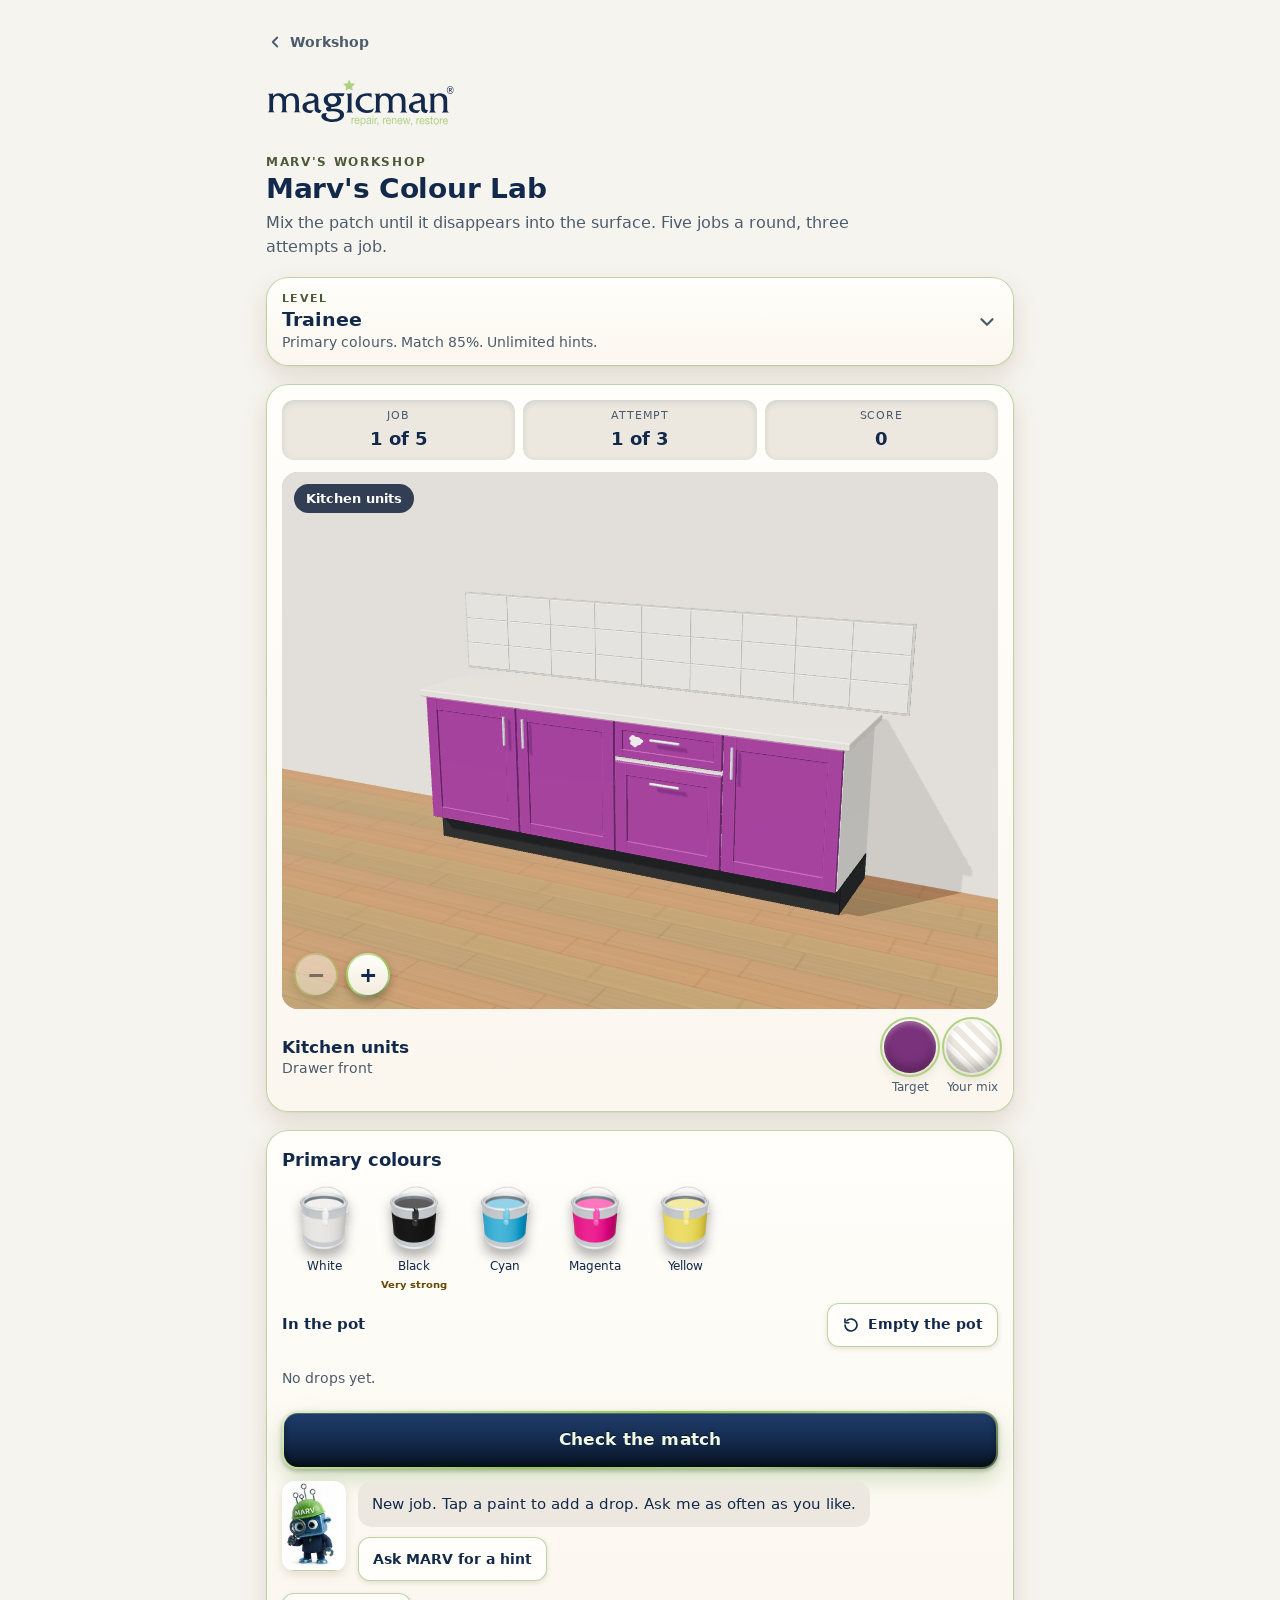
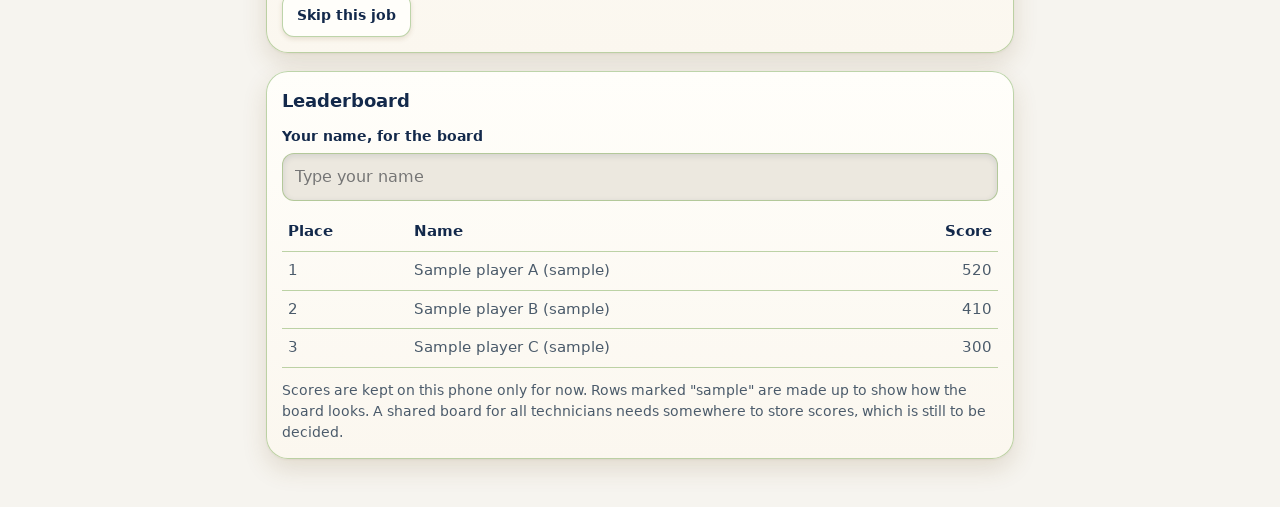
<file: play.html>
<!DOCTYPE html>
<html lang="en">
<head>
<meta charset="UTF-8">
<meta name="viewport" content="width=device-width, initial-scale=1, viewport-fit=cover">
<meta name="theme-color" content="#13294b">
<meta name="apple-mobile-web-app-capable" content="yes">
<meta name="mobile-web-app-capable" content="yes">
<meta name="apple-mobile-web-app-title" content="Marv's Workshop">
<link rel="manifest" href="manifest.json">
<link rel="icon" type="image/png" href="brand/icon-192.png">
<link rel="apple-touch-icon" href="brand/icon-180.png">
<script src="js/app.js?v=0.14"></script>
<title>Marv's Colour Lab</title>
<link rel="stylesheet" href="css/workshop.css?v=0.14">
<style>
  .stage { position: relative; border-radius: 16px; overflow: hidden; background: #cfc9be; box-shadow: inset 0 0 0 1px rgba(19, 41, 75, 0.18); }
  .stage canvas { display: block; width: 100%; aspect-ratio: 4 / 3; cursor: grab; }
  .stage #photo-view { aspect-ratio: auto; height: auto; cursor: default; }
  .stage-label { position: absolute; left: 12px; top: 12px; background: rgba(12, 28, 53, 0.82); color: #fff; font-size: 13px; font-weight: bold; padding: 5px 12px; border-radius: 999px; }
  .fail { padding: 28px 18px; text-align: center; color: #13294b; margin: 0; }
  .zoomer { position: absolute; left: 12px; bottom: 12px; display: flex; gap: 8px; }
  .zb { width: 44px; height: 44px; border-radius: 50%; border: 2px solid transparent; padding: 0; background: linear-gradient(180deg, #fffefa, #f3ecdd) padding-box, var(--rim) border-box; color: #13294b; font: bold 22px/1 var(--font); box-shadow: 0 4px 10px rgba(0, 0, 0, 0.3), inset 0 1px 0 rgba(255, 255, 255, 0.7); }
  .zb:disabled { opacity: 0.45; cursor: default; }

  .status { display: grid; grid-template-columns: repeat(3, minmax(0, 1fr)); gap: 8px; }
  .status div { background: var(--sunken); border-radius: 12px; padding: 8px 6px; text-align: center; box-shadow: inset 0 2px 6px rgba(19, 41, 75, 0.12); }
  .status small { display: block; font-size: 11px; letter-spacing: 0.08em; text-transform: uppercase; color: var(--ink-2); }
  .status b { font-size: 18px; font-variant-numeric: tabular-nums; }

  .pair { display: flex; align-items: center; gap: 14px; }
  .pair .who { flex: 1; min-width: 0; display: flex; flex-direction: column; }
  .pair .who strong { font-size: 17px; line-height: 1.25; }
  .pair .who span { color: var(--ink-2); font-size: 14px; }
  .twin { display: flex; gap: 10px; flex: none; }
  .twin figure { margin: 0; display: flex; flex-direction: column; align-items: center; gap: 5px; font-size: 12px; color: var(--ink-2); }
  .twin .disc { width: 52px; height: 52px; }
  .disc.empty { background: repeating-linear-gradient(45deg, var(--sunken) 0 6px, var(--surface-1) 6px 12px); }

  /* Level: one quiet line that opens a list */
  .levelcard { padding: 0; gap: 0; overflow: hidden; }
  .levelrow { width: 100%; display: flex; align-items: center; gap: 12px; padding: 14px 16px; border: 0; background: none; text-align: left; }
  .lr-text { flex: 1; min-width: 0; display: flex; flex-direction: column; }
  .lr-text small { font-size: 11px; font-weight: bold; letter-spacing: 0.12em; text-transform: uppercase; color: var(--green-ink); }
  .lr-text strong { font-size: 19px; line-height: 1.3; }
  .lr-text span { font-size: 13.5px; color: var(--ink-2); }
  .levelrow svg { flex: none; width: 22px; height: 22px; color: var(--ink-2); transition: transform 0.2s ease; }
  .levelrow[aria-expanded="true"] svg { transform: rotate(180deg); }
  .levellist { border-top: 1px solid var(--hair); }
  .levelopt { width: 100%; display: grid; grid-template-columns: 26px minmax(0, 1fr); gap: 1px 12px; align-items: center; padding: 13px 16px; border: 0; border-bottom: 1px solid var(--hair); background: none; text-align: left; }
  .levelopt:last-child { border-bottom: 0; }
  .levelopt b { font-size: 16px; }
  .levelopt span { grid-column: 2; font-size: 13px; color: var(--ink-2); }
  .levelopt .tick { grid-row: 1 / span 2; width: 24px; height: 24px; border-radius: 50%; box-shadow: inset 0 0 0 2px var(--hair); display: flex; align-items: center; justify-content: center; color: transparent; }
  .levelopt .tick svg { width: 14px; height: 14px; }
  .levelopt[aria-checked="true"] { background: var(--sunken); }
  .levelopt[aria-checked="true"] .tick { background: var(--navy-2); box-shadow: inset 0 0 0 2px var(--green); color: #fff; }

  /* One main action, embossed; everything else quiet */
  .btn-main {
    width: 100%; min-height: 58px; border: 2px solid transparent; border-radius: 16px;
    font-size: 17px; font-weight: bold; letter-spacing: 0.01em; color: var(--primary-ink); text-shadow: 0 -1px 0 rgba(0, 0, 0, 0.55);
    background: linear-gradient(180deg, var(--navy-1) 0%, var(--navy-2) 55%, var(--navy-3) 100%) padding-box, var(--rim) border-box;
    box-shadow: inset 0 1px 0 rgba(255, 255, 255, 0.22), inset 0 -3px 6px rgba(0, 0, 0, 0.35), 0 10px 22px var(--rim-glow), 0 2px 4px rgba(10, 20, 40, 0.3);
    transition: transform 0.08s ease, box-shadow 0.12s ease;
  }
  .btn-main:active { transform: translateY(2px); box-shadow: inset 0 2px 6px rgba(0, 0, 0, 0.5), 0 3px 8px var(--rim-glow); }
  .btn-quiet {
    display: inline-flex; align-items: center; gap: 8px; min-height: 44px; padding: 8px 14px; border-radius: 12px;
    border: 1px solid var(--hair); background: var(--surface-1); font-size: 14px; font-weight: bold; color: var(--ink);
    box-shadow: inset 0 1px 0 rgba(255, 255, 255, 0.6), 0 2px 5px var(--shadow-warm);
  }
  .btn-quiet:active { transform: translateY(1px); }
  .btn-quiet:disabled { opacity: 0.5; cursor: default; }
  .btn-quiet svg { width: 18px; height: 18px; }
  .meter { display: flex; flex-direction: column; gap: 6px; font-size: 14px; }
  .meter-bar { position: relative; height: 16px; border-radius: 999px; background: var(--sunken); box-shadow: inset 0 2px 5px rgba(19, 41, 75, 0.18); overflow: hidden; }
  .meter-bar i { display: block; height: 100%; width: 0; border-radius: 999px; background: linear-gradient(180deg, #c8e6a5, #93c847); transition: width 0.25s ease; }
  .meter-bar b { position: absolute; top: 0; bottom: 0; width: 3px; background: var(--navy-2); }
  #btn-skip, #btn-level { align-self: flex-start; }
  .mixhead { display: flex; align-items: center; justify-content: space-between; gap: 10px; }
  .mixhead h3 { margin: 0; font-size: 15px; }
  .marv-body { display: flex; flex-direction: column; gap: 10px; align-items: flex-start; min-width: 0; }

  .pots { display: grid; grid-template-columns: repeat(auto-fill, minmax(78px, 1fr)); gap: 12px 6px; }
  .pot img { width: 70px; height: 70px; object-fit: contain; filter: drop-shadow(0 7px 6px rgba(0, 0, 0, 0.3)); transition: transform 0.1s ease; }
  .pot:active img { transform: scale(0.93) translateY(2px); }
  .pot { position: relative; border: 0; background: none; padding: 0; display: flex; flex-direction: column; align-items: center; gap: 5px; font-size: 11.5px; line-height: 1.2; color: var(--ink); text-align: center; }
  .pot i {
    display: block; width: 52px; height: 52px; border-radius: 50%; border: 2px solid transparent;
    background: linear-gradient(var(--c), var(--c)) padding-box, var(--rim) border-box;
    box-shadow: inset 0 -6px 9px rgba(0, 0, 0, 0.28), inset 0 3px 5px rgba(255, 255, 255, 0.32), 0 5px 10px var(--shadow-warm);
    transition: transform 0.1s ease;
  }
  .pot:active i { transform: scale(0.93); }
  .pot .count { position: absolute; top: 0; right: calc(50% - 40px); min-width: 22px; height: 22px; padding: 0 5px; border-radius: 999px; background: var(--navy-2); color: #fff; font-size: 12px; font-weight: bold; line-height: 22px; box-shadow: 0 2px 5px rgba(0, 0, 0, 0.3); }
  .pot .strong { font-size: 10px; font-weight: bold; color: var(--warn-ink); }
  .chips { display: flex; flex-wrap: wrap; gap: 8px; min-height: 40px; align-items: center; }
  .chip { display: inline-flex; align-items: center; gap: 8px; border: 1px solid var(--hair); background: var(--sunken); border-radius: 999px; padding: 5px 6px 5px 12px; font-size: 13.5px; }
  .chip button { width: 30px; height: 30px; border-radius: 50%; border: 1px solid var(--hair); background: var(--surface-1); font-weight: bold; font-size: 16px; line-height: 1; padding: 0; }

  .marv { display: grid; grid-template-columns: 64px minmax(0, 1fr); gap: 12px; align-items: start; }
  .marv img { width: 64px; height: 90px; object-fit: contain; background: #fff; border-radius: 12px; box-shadow: inset 0 0 0 1px var(--hair), 0 4px 10px var(--shadow-warm); }
  .marv p { margin: 0; background: var(--sunken); border-radius: 14px; padding: 12px 14px; font-size: 15px; }

  .field { display: flex; flex-direction: column; gap: 6px; font-size: 14px; font-weight: bold; }
  .field input { font-weight: normal; font-size: 16px; padding: 11px 12px; border-radius: 12px; border: 1px solid var(--hair); background: var(--sunken); box-shadow: inset 0 2px 6px rgba(19, 41, 75, 0.12); }
  table.board { width: 100%; border-collapse: collapse; font-size: 14.5px; }
  table.board th, table.board td { text-align: left; padding: 8px 6px; border-bottom: 1px solid var(--hair); }
  table.board td:last-child, table.board th:last-child { text-align: right; font-variant-numeric: tabular-nums; }
  table.board tr.me td { font-weight: bold; }
  table.board .sample { color: var(--ink-2); }
</style>
</head>
<body>
<div class="wrap">
  <header>
    <a class="back" href="index.html"><svg viewBox="0 0 24 24" fill="none" stroke="currentColor" stroke-width="2.4" stroke-linecap="round" stroke-linejoin="round" aria-hidden="true"><path d="M15 6l-6 6 6 6"/></svg>Workshop</a>
    <div class="logo"><img class="on-light" src="brand/logo.svg" alt="Magicman: repair, renew, restore"><img class="on-dark" src="brand/logo-white.svg" alt="Magicman: repair, renew, restore"></div>
    <span class="eyebrow">Marv's Workshop</span>
    <h1>Marv's Colour Lab</h1>
    <p>Mix the patch until it disappears into the surface. Five jobs a round, three attempts a job.</p>
  </header>

  <div class="card levelcard">
    <button class="levelrow" type="button" id="level-toggle" aria-expanded="false" aria-controls="levels">
      <span class="lr-text"><small>Level</small><strong id="level-name"></strong><span id="level-note"></span></span>
      <svg viewBox="0 0 24 24" fill="none" stroke="currentColor" stroke-width="2.4" stroke-linecap="round" stroke-linejoin="round" aria-hidden="true"><path d="M6 9l6 6 6-6"/></svg>
    </button>
    <div class="levellist" id="levels" role="radiogroup" aria-label="Level" hidden></div>
  </div>

  <div class="card">
    <div class="status">
      <div><small>Job</small><b id="s-job">1 of 5</b></div>
      <div><small>Attempt</small><b id="s-attempt">1 of 3</b></div>
      <div><small>Score</small><b id="s-score">0</b></div>
    </div>
    <div class="stage">
      <canvas id="stage" aria-label="3D scene. Drag to turn it, pinch to zoom."></canvas>
      <canvas id="photo-view" aria-label="Your photo, with the patch you are mixing" hidden></canvas>
      <span class="stage-label" id="stage-label"></span>
      <div class="zoomer" id="zoomer"><button class="zb" type="button" id="zoom-out" aria-label="Zoom out">&minus;</button><button class="zb" type="button" id="zoom-in" aria-label="Zoom in">+</button></div>
      <p class="fail" id="fail" hidden>This browser could not start 3D graphics, so the scene cannot be shown. You can still mix against the two colour discs below.</p>
    </div>
    <div class="pair">
      <div class="who"><strong id="job-title"></strong><span id="job-sub"></span></div>
      <div class="twin">
        <figure><i class="disc" id="d-target"></i>Target</figure>
        <figure><i class="disc empty" id="d-mix"></i>Your mix</figure>
      </div>
    </div>
    <p class="banner plain" id="result" aria-live="polite" hidden></p>
    <button class="btn-main" type="button" id="btn-next" hidden>Next job</button>
    <button class="btn-quiet" type="button" id="btn-level" hidden>Change level</button>
  </div>

  <div class="card" id="bench">
    <h2 id="pal-title">Paints</h2>
    <div class="pots" id="pots"></div>
    <div class="mixhead">
      <h3>In the pot</h3>
      <button class="btn-quiet" type="button" id="btn-reset"><svg viewBox="0 0 24 24" fill="none" stroke="currentColor" stroke-width="2.2" stroke-linecap="round" stroke-linejoin="round" aria-hidden="true"><path d="M4 12a8 8 0 1 0 2.6-5.9"/><path d="M4 4v5h5"/></svg>Empty the pot</button>
    </div>
    <div class="chips" id="chips"></div>
    <div class="meter" id="meter" hidden>
      <div class="meter-bar"><i id="meter-fill"></i><b id="meter-mark"></b></div>
      <span id="meter-text"></span>
    </div>
    <button class="btn-main" type="button" id="btn-check">Check the match</button>
    <p class="banner warn" id="check-msg" aria-live="assertive" hidden></p>
    <div class="marv">
      <img id="marv-img" src="brand/marv/focussed.jpg" alt="MARV">
      <div class="marv-body">
        <p id="marv-say" aria-live="polite"></p>
        <button class="btn-quiet" type="button" id="btn-hint">Ask MARV for a hint</button>
      </div>
    </div>
    <button class="btn-quiet" type="button" id="btn-skip">Skip this job</button>
  </div>

  <div class="card" id="board-card">
    <h2>Leaderboard</h2>
    <label class="field" for="player">Your name, for the board
      <input id="player" type="text" maxlength="24" autocomplete="nickname" placeholder="Type your name">
    </label>
    <table class="board"><thead><tr><th>Place</th><th>Name</th><th>Score</th></tr></thead><tbody id="board"></tbody></table>
    <p class="note">Scores are kept on this phone only for now. Rows marked "sample" are made up to show how the board looks. A shared board for all technicians needs somewhere to store scores, which is still to be decided.</p>
  </div>
</div>

<script src="vendor/three.min.js?v=0.14"></script>
<script src="vendor/RoundedBoxGeometry.js?v=0.14"></script>
<script src="vendor/RoomEnvironment.js?v=0.14"></script>
<script src="js/scenes.js?v=0.14"></script>
<script src="js/colour.js?v=0.14"></script>
<script src="js/mix.js?v=0.14"></script>
<script>
(function () {
  "use strict";
  var C = window.MarvColour, M = window.MarvMix;
  var $ = function (id) { return document.getElementById(id); };
  var JOBS = 5, ATTEMPTS = 3, BARE = "#d9d6cf";
  var SAMPLE_SCORES = {
    trainee: [["Sample player A", 520], ["Sample player B", 410], ["Sample player C", 300]],
    technician: [["Sample player A", 1100], ["Sample player B", 800], ["Sample player C", 500]],
    senior: [["Sample player A", 1900], ["Sample player B", 1350], ["Sample player C", 900]],
    master: [["Sample player A", 3400], ["Sample player B", 2100], ["Sample player C", 1400]]
  };
  // Lightness each scene's surface should fall in, so a bath is not anthracite and a ship's bar is not pastel.
  var LIGHTNESS = { bath: [62, 96], basin: [66, 96], shower: [60, 96], bar: [12, 52], frontdoor: [12, 58], stonecill: [50, 88], floor: [36, 82] };

  var st = { level: "trainee", job: null, sceneId: null, spot: 0, mix: {}, attempt: 1, hints: 0, score: 0, done: 0, over: false, finished: false };
  var viewer = null, cans = {};
  // A job handed over from "Match from a photo": mix to the colour read from the technician's own picture.
  var photoJob = null, pimg = null;
  if (location.hash === "#photo") { try { photoJob = JSON.parse(sessionStorage.getItem("marvs-photo-job") || "null"); } catch (e) { photoJob = null; } }
  /* The patch on the photo. It is a repair-sized blob at the spot the colour was read
     from, cut down to the pixels that are the same colour as that spot, so it stays on
     the one surface and never spills onto a wall, a frame or the reference card. */
  var pmask = null;
  function buildMask(pv) {
    var w = pv.width, h = pv.height, cx = photoJob.spot.x * w, cy = photoJob.spot.y * h, r = Math.min(w, h) * (photoJob.r || 0.042);
    var x0 = Math.max(0, Math.floor(cx - r * 1.8)), y0 = Math.max(0, Math.floor(cy - r * 1.5));
    var bw = Math.min(w - x0, Math.ceil(r * 3.6)), bh = Math.min(h - y0, Math.ceil(r * 3));
    var src = pv.getContext("2d").getImageData(x0, y0, bw, bh).data;
    var m = document.createElement("canvas"); m.width = bw; m.height = bh;
    var mx = m.getContext("2d"), out = mx.createImageData(bw, bh), d = out.data;
    // the surface's colour, from a small square at the centre
    var ref = [0, 0, 0], n = 0, q = Math.max(2, Math.round(r * 0.3));
    for (var yy = -q; yy <= q; yy++) for (var xx = -q; xx <= q; xx++) {
      var px = Math.round(cx - x0) + xx, py = Math.round(cy - y0) + yy;
      if (px < 0 || py < 0 || px >= bw || py >= bh) continue;
      var k = (py * bw + px) * 4; ref[0] += src[k]; ref[1] += src[k + 1]; ref[2] += src[k + 2]; n++;
    }
    ref = ref.map(function (v) { return v / Math.max(1, n); });
    for (var y = 0; y < bh; y++) for (var x = 0; x < bw; x++) {
      var dx = (x + x0 - cx) / 1.3, dy = y + y0 - cy, a = Math.atan2(dy, dx);
      var edge = r * (1 + 0.17 * Math.sin(a * 3 + 1) + 0.09 * Math.sin(a * 7 + 0.4));
      if (Math.hypot(dx, dy) > edge) continue;
      var i = (y * bw + x) * 4;
      var dist = Math.abs(src[i] - ref[0]) + Math.abs(src[i + 1] - ref[1]) + Math.abs(src[i + 2] - ref[2]);
      if (dist < 70) { d[i] = d[i + 1] = d[i + 2] = 255; d[i + 3] = 255; }
    }
    mx.putImageData(out, 0, 0);
    return { canvas: m, x: x0, y: y0 };
  }
  function drawPhoto(hex) {
    var pv = $("photo-view");
    if (!pimg || !pimg.naturalWidth) return;
    if (pv.width !== pimg.naturalWidth) { pv.width = pimg.naturalWidth; pv.height = pimg.naturalHeight; }
    var x = pv.getContext("2d"); x.drawImage(pimg, 0, 0);
    if (!pmask) pmask = buildMask(pv);
    if (!hex) return;
    var t = document.createElement("canvas"); t.width = pmask.canvas.width; t.height = pmask.canvas.height;
    var tx = t.getContext("2d");
    tx.drawImage(pmask.canvas, 0, 0);
    tx.globalCompositeOperation = "source-in"; tx.fillStyle = hex; tx.fillRect(0, 0, t.width, t.height);
    x.drawImage(t, pmask.x, pmask.y);
  }
  function newPhotoJob() {
    st.job = { target: photoJob.target, recipe: null };
    st.sceneId = null; st.mix = {}; st.attempt = 1; st.hints = 0; st.over = false;
    $("stage-label").textContent = "Your photo";
    $("job-title").textContent = "From your photo";
    $("job-sub").textContent = photoJob.corrected ? "Colour read with the reference card" : "Colour as the camera saw it";
    $("d-target").style.background = C.toHex(st.job.target);
    $("result").hidden = true; $("btn-next").hidden = true; $("btn-level").hidden = true; $("bench").hidden = false;
    say("focussed", "Mix until the damage in your photo disappears. Ask me whenever you like.");
    renderMix(); renderStatus();
  }

  // ── Storage (this phone only) ──
  function load(key, fallback) { try { var v = localStorage.getItem(key); return v ? JSON.parse(v) : fallback; } catch (e) { return fallback; } }
  function save(key, value) { try { localStorage.setItem(key, JSON.stringify(value)); } catch (e) { /* storage unavailable */ } }
  var scores = load("marvs-workshop-scores", {});
  $("player").value = load("marvs-workshop-player", "");
  $("player").addEventListener("input", function () { save("marvs-workshop-player", $("player").value); renderBoard(); });

  function say(pose, text) { $("marv-img").src = "brand/marv/" + pose + ".jpg"; $("marv-say").textContent = text; }
  function meta(id) { return MarvScenes.list.filter(function (s) { return s.id === id; })[0]; }
  function lv() { var l = M.level(st.level); return photoJob ? Object.assign({}, l, { hints: Infinity, hintCost: 0 }) : l; }

  // ── Round and job ──
  function newRound() {
    st.score = 0; st.done = 0; st.finished = false;
    newJob();
  }
  function newJob() {
    if (photoJob) return newPhotoJob();
    var list = MarvScenes.list, id = list[Math.floor(Math.random() * list.length)].id;
    while (list.length > 1 && id === st.sceneId) id = list[Math.floor(Math.random() * list.length)].id;
    var range = LIGHTNESS[id];
    st.job = M.makeJob(st.level, range ? function (rgb) { var L = C.rgbToLab(rgb)[0]; return L >= range[0] && L <= range[1]; } : null);
    st.sceneId = id; st.mix = {}; st.attempt = 1; st.hints = 0; st.over = false;
    if (viewer) {
      viewer.show(id, 0);
      st.spot = Math.floor(Math.random() * viewer.spots().length);
      viewer.setSpot(st.spot);
      viewer.setColour(C.toHex(st.job.target));
    }
    $("stage-label").textContent = meta(id).name;
    $("job-title").textContent = meta(id).name;
    $("job-sub").textContent = viewer ? viewer.spots()[st.spot] : meta(id).blurb;
    $("d-target").style.background = C.toHex(st.job.target);
    $("result").hidden = true; $("btn-next").hidden = true; $("btn-level").hidden = true; $("bench").hidden = false;
    say("focussed", st.level === "trainee"
      ? "New job. Tap a paint to add a drop. Ask me as often as you like."
      : lv().hints ? "New job. Start with the tint closest to the target, then adjust. You have " + lv().hints + " hints."
                   : "New job. No hints at this level. Take your time before you check.");
    renderMix(); renderStatus(); syncZoom();
  }
  function renderStatus() {
    $("s-job").textContent = photoJob ? "Photo" : Math.min(st.done + 1, JOBS) + " of " + JOBS;
    $("s-attempt").textContent = photoJob ? String(st.attempt) : Math.min(st.attempt, ATTEMPTS) + " of " + ATTEMPTS;
    $("s-score").textContent = photoJob ? "\u2013" : String(st.score);
    var left = lv().hints === Infinity ? null : Math.max(0, lv().hints - st.hints);
    $("btn-hint").hidden = lv().hints === 0;
    $("btn-hint").disabled = left === 0;
    $("btn-hint").textContent = left === null ? "Ask MARV for a hint" : "Ask MARV for a hint (" + left + " left)";
  }

  // ── Paints and the mix ──
  function renderPalette() {
    var box = $("pots"); box.textContent = "";
    $("pal-title").textContent = lv().palette === "primaries" ? "Primary colours" : "The tints on the van";
    var pal = M.palette(st.level), key = lv().palette;
    if (!(key in cans)) { try { cans[key] = MarvScenes.renderCans(pal.map(function (t) { return C.toHex(t.rgb); }), 96); } catch (e) { cans[key] = null; } }
    pal.forEach(function (t, i) {
      var b = document.createElement("button");
      b.type = "button"; b.className = "pot"; b.dataset.id = t.id;
      b.setAttribute("aria-label", "Add a drop of " + t.name);
      if (cans[key]) { var can = new Image(); can.alt = ""; can.src = cans[key][i]; b.appendChild(can); }
      else { var dot = document.createElement("i"); dot.style.setProperty("--c", C.toHex(t.rgb)); b.appendChild(dot); }
      b.appendChild(document.createTextNode(t.name));
      if (t.strong) { var s = document.createElement("span"); s.className = "strong"; s.textContent = "Very strong"; b.appendChild(s); }
      b.addEventListener("click", function () { if (st.over) return; st.mix[t.id] = (st.mix[t.id] || 0) + 1; renderMix(); });
      box.appendChild(b);
    });
  }
  function renderMix() {
    var c = M.mixColour(st.mix), disc = $("d-mix");
    disc.classList.toggle("empty", !c);
    disc.style.background = c ? C.toHex(c) : "";
    if (viewer && !st.over) viewer.setPatch(c ? C.toHex(c) : BARE);
    if (photoJob && !st.over) drawPhoto(c ? C.toHex(c) : BARE);
    $("check-msg").hidden = true;
    // Trainees see how close they are as they mix. Higher levels judge by eye, then check.
    var live = (st.level === "trainee" || !!photoJob) && !!c && !st.over, pass = Math.round(100 - lv().maxDiff * 2.5);
    $("meter").hidden = !live;
    if (live) {
      var now = M.judge(st.mix, st.job.target, st.level);
      $("meter-fill").style.width = now.percent + "%";
      $("meter-mark").style.left = "calc(" + pass + "% - 1.5px)";
      $("meter-text").textContent = now.match ? "Match so far " + now.percent + "%. That is a match. Press Check the match." : "Match so far " + now.percent + "%. A match is " + pass + "%.";
    }
    document.querySelectorAll("#pots .pot").forEach(function (b) {
      var n = st.mix[b.dataset.id] || 0, badge = b.querySelector(".count");
      if (n && !badge) { badge = document.createElement("span"); badge.className = "count"; b.appendChild(badge); }
      if (badge) { if (n) badge.textContent = String(n); else badge.remove(); }
    });
    var chips = $("chips"); chips.textContent = "";
    var ids = Object.keys(st.mix).filter(function (id) { return st.mix[id] > 0; });
    if (!ids.length) { var e = document.createElement("span"); e.className = "note"; e.textContent = "No drops yet."; chips.appendChild(e); }
    ids.forEach(function (id) {
      var chip = document.createElement("span"); chip.className = "chip";
      chip.appendChild(document.createTextNode(st.mix[id] + " " + M.tint(id).name));
      var minus = document.createElement("button"); minus.type = "button"; minus.textContent = "−";
      minus.setAttribute("aria-label", "Take out a drop of " + M.tint(id).name);
      minus.addEventListener("click", function () { if (st.over) return; st.mix[id] -= 1; if (st.mix[id] <= 0) delete st.mix[id]; renderMix(); });
      chip.appendChild(minus); chips.appendChild(chip);
    });
  }

  function check() {
    if (st.over) return;
    if (!M.drops(st.mix)) { say("wincing", "There is nothing in the pot yet. Add some drops first."); return; }
    var j = M.judge(st.mix, st.job.target, st.level);
    if (j.match) return endJob(true, j);
    if (!photoJob && st.attempt >= ATTEMPTS) return endJob(false, j);
    st.attempt += 1;
    var need = Math.round(100 - lv().maxDiff * 2.5), left = ATTEMPTS - st.attempt + 1;
    var msg = $("check-msg");
    msg.textContent = "Not a match yet. You are at " + j.percent + "% and " + lv().name + " needs " + need + "%." + (photoJob ? "" : " " + left + (left === 1 ? " attempt" : " attempts") + " left.");
    msg.hidden = false; msg.scrollIntoView({ block: "nearest", behavior: "smooth" });
    say("disappointed", (st.level === "trainee" || photoJob) ? M.hint(st.mix, st.job.target) : "Not there yet. Have another look and adjust.");
    renderStatus();
  }
  function endJob(matched, j, skipped) {
    if (photoJob) {
      st.over = true;
      var pr = $("result");
      pr.className = "banner pass";
      pr.textContent = "Matched at " + j.percent + "%. Like it never happened. Your mix: " + M.recipeText(st.mix) + ".";
      pr.hidden = false; $("meter").hidden = true; $("check-msg").hidden = true;
      drawPhoto(null);
      say("triumphant", "That is the colour. Note the mix down so the next job starts there.");
      $("btn-next").textContent = "Match another photo"; $("btn-next").hidden = false; $("btn-level").hidden = false; $("bench").hidden = true;
      pr.scrollIntoView({ block: "center", behavior: "smooth" });
      return;
    }
    st.over = true; st.done += 1;
    var r = $("result"), gained = 0;
    if (matched) {
      gained = Math.max(0, lv().scores[st.attempt - 1] - st.hints * lv().hintCost);
      st.score += gained;
      r.className = "banner pass";
      r.textContent = "Matched at " + j.percent + "%. Like it never happened. +" + gained + " points.";
      if (viewer) viewer.setPatch(null);
      say(st.attempt === 1 ? "triumphant" : "congratulatory", st.attempt === 1 ? "First time. That is how it is done." : "Got there. Nicely adjusted.");
    } else {
      r.className = "banner warn";
      r.textContent = (skipped ? "Skipped. " : "Out of attempts at " + j.percent + "% match. ") + "One way to mix it: " + M.recipeText(st.job.recipe) + ".";
      say("thumbsup", "That one got away. Look at the recipe, then try the next.");
    }
    r.hidden = false; $("meter").hidden = true; $("check-msg").hidden = true;
    st.finished = st.done >= JOBS;
    $("btn-next").textContent = st.finished ? "See the board and play again" : "Next job";
    $("btn-next").hidden = false; $("btn-level").hidden = false; $("bench").hidden = true;
    r.scrollIntoView({ block: "center", behavior: "smooth" });
    if (st.finished) {
      var name = ($("player").value || "").trim() || "You";
      (scores[st.level] = scores[st.level] || []).push({ name: name, score: st.score, when: Date.now() });
      scores[st.level].sort(function (a, b) { return b.score - a.score; });
      scores[st.level] = scores[st.level].slice(0, 20);
      save("marvs-workshop-scores", scores);
      r.textContent += " Round over: " + st.score + " points.";
      renderBoard(Date.now());
    }
    renderStatus();
  }
  function renderBoard() {
    var rows = (scores[st.level] || []).map(function (s) { return { name: s.name, score: s.score, when: s.when }; })
      .concat(SAMPLE_SCORES[st.level].map(function (s) { return { name: s[0], score: s[1], sample: true }; }))
      .sort(function (a, b) { return b.score - a.score; }).slice(0, 8);
    var newest = (scores[st.level] || []).reduce(function (m, s) { return Math.max(m, s.when || 0); }, 0);
    var body = $("board"); body.textContent = "";
    rows.forEach(function (r, i) {
      var tr = document.createElement("tr");
      if (r.sample) tr.className = "sample"; else if (r.when === newest) tr.className = "me";
      [String(i + 1), r.name + (r.sample ? " (sample)" : ""), String(r.score)].forEach(function (t) { var td = document.createElement("td"); td.textContent = t; tr.appendChild(td); });
      body.appendChild(tr);
    });
  }

  // ── Controls ──
  function describe(l) {
    return (l.palette === "primaries" ? "Primary colours" : "The eleven van tints")
      + ". Match " + Math.round(100 - l.maxDiff * 2.5) + "%. "
      + (l.hints === Infinity ? "Unlimited hints." : l.hints ? l.hints + " hints a job." : "No hints.");
  }
  M.LEVELS.forEach(function (l) {
    var b = document.createElement("button");
    b.type = "button"; b.className = "levelopt"; b.dataset.level = l.id; b.setAttribute("role", "radio");
    var tick = document.createElement("i"); tick.className = "tick";
    tick.innerHTML = '<svg viewBox="0 0 24 24" fill="none" stroke="currentColor" stroke-width="3.4" stroke-linecap="round" stroke-linejoin="round" aria-hidden="true"><path d="M5 12.5l4.5 4.5L19 7.5"/></svg>';
    var name = document.createElement("b"); name.textContent = l.name;
    var sub = document.createElement("span"); sub.textContent = describe(l);
    b.appendChild(tick); b.appendChild(name); b.appendChild(sub);
    b.addEventListener("click", function () { openLevels(false); if (l.id !== st.level) setLevel(l.id); });
    $("levels").appendChild(b);
  });
  function openLevels(open) { $("levels").hidden = !open; $("level-toggle").setAttribute("aria-expanded", String(open)); }
  $("level-toggle").addEventListener("click", function () { openLevels($("levels").hidden); });
  function setLevel(id) {
    st.level = id;
    document.querySelectorAll("#levels .levelopt").forEach(function (b) { b.setAttribute("aria-checked", String(b.dataset.level === id)); });
    $("level-name").textContent = lv().name;
    $("level-note").textContent = describe(lv());
    renderPalette(); renderBoard(); newRound();
  }
  $("btn-check").addEventListener("click", check);
  $("btn-skip").addEventListener("click", function () {
    if (st.over) return;
    var j = M.drops(st.mix) ? M.judge(st.mix, st.job.target, st.level) : { percent: 0 };
    endJob(false, j, true);
  });
  $("btn-level").addEventListener("click", function () { window.scrollTo({ top: 0, behavior: "smooth" }); openLevels(true); });
  $("btn-reset").addEventListener("click", function () { if (st.over) return; st.mix = {}; renderMix(); say("focussed", "Clean pot. Start again."); });
  $("btn-hint").addEventListener("click", function () {
    if (st.over) return;
    var l = lv();
    if (l.hints !== Infinity && st.hints >= l.hints) return;
    st.hints += 1;
    say("confident", M.hint(st.mix, st.job.target) + (l.hintCost ? " That hint costs " + l.hintCost + " points." : ""));
    renderStatus();
  });
  $("btn-next").addEventListener("click", function () {
    if (photoJob) { location.href = "photo.html#mix"; return; }
    if (st.finished) newRound(); else newJob();
    window.scrollTo({ top: 0, behavior: "smooth" });
  });
  function syncZoom() {
    if (!viewer) return;
    var z = viewer.getZoom();
    $("zoom-out").disabled = z <= 1.001; $("zoom-in").disabled = z >= 3.39;
  }

  if (photoJob) {
    $("stage").hidden = true; $("zoomer").hidden = true; $("photo-view").hidden = false;
    $("btn-skip").hidden = true; $("board-card").hidden = true;
    document.querySelector("header h1").textContent = "Mix to your photo";
    document.querySelector("header p").textContent = "Mix until the damage in your photo disappears into the surface.";
    document.querySelector("a.back").setAttribute("href", "photo.html#mix");
    document.querySelector("a.back").lastChild.textContent = "Back to the photo";
    pimg = new Image(); pimg.onload = function () { renderMix(); }; pimg.src = photoJob.image;
    st.level = "technician";
  } else {
    try { viewer = MarvScenes.createViewer($("stage"), { onZoom: syncZoom }); }
    catch (err) { $("stage").hidden = true; $("stage-label").hidden = true; $("zoomer").hidden = true; $("fail").hidden = false; }
  }
  if (viewer) {
    viewer.resize();
    window.addEventListener("resize", function () { viewer.resize(); });
    $("zoom-in").addEventListener("click", function () { viewer.zoom(viewer.getZoom() * 1.45); syncZoom(); });
    $("zoom-out").addEventListener("click", function () { viewer.zoom(viewer.getZoom() / 1.45); syncZoom(); });
  }
  setLevel(st.level);
})();
</script>
</body>
</html>
</file>
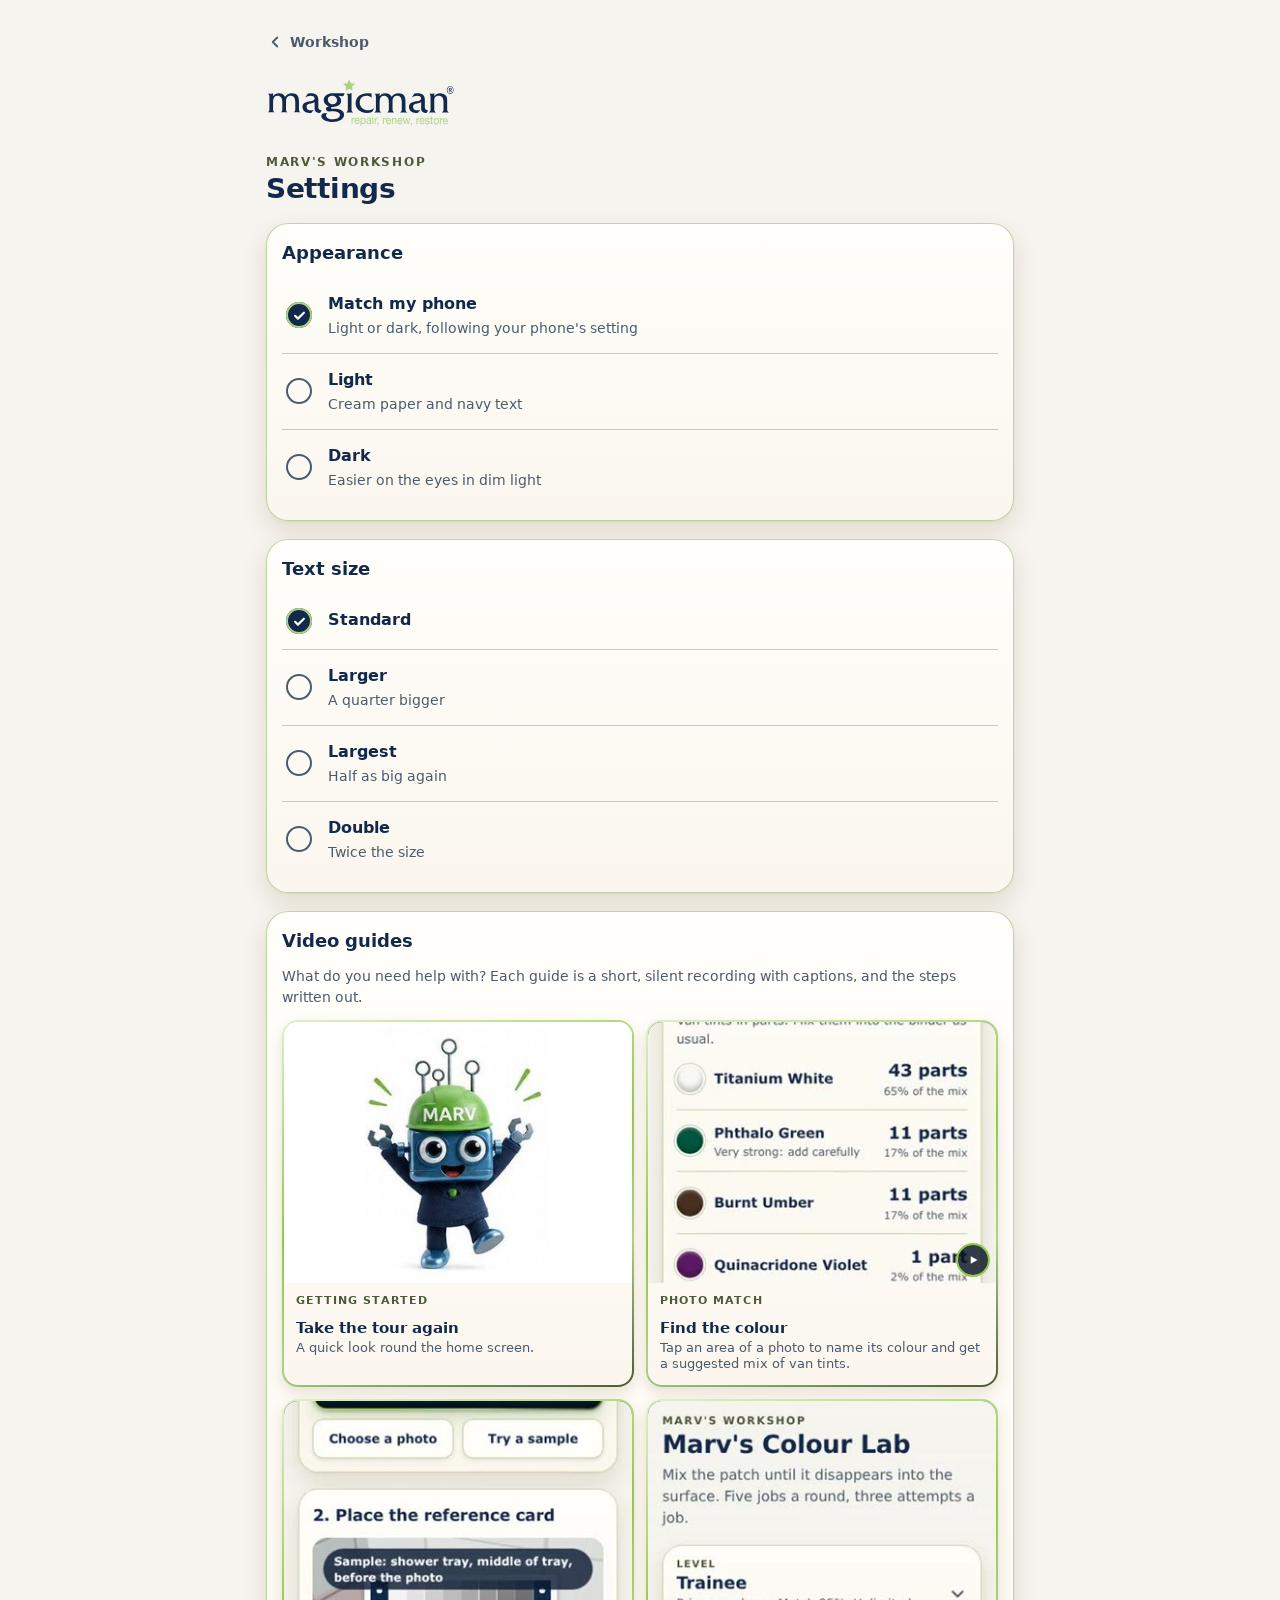
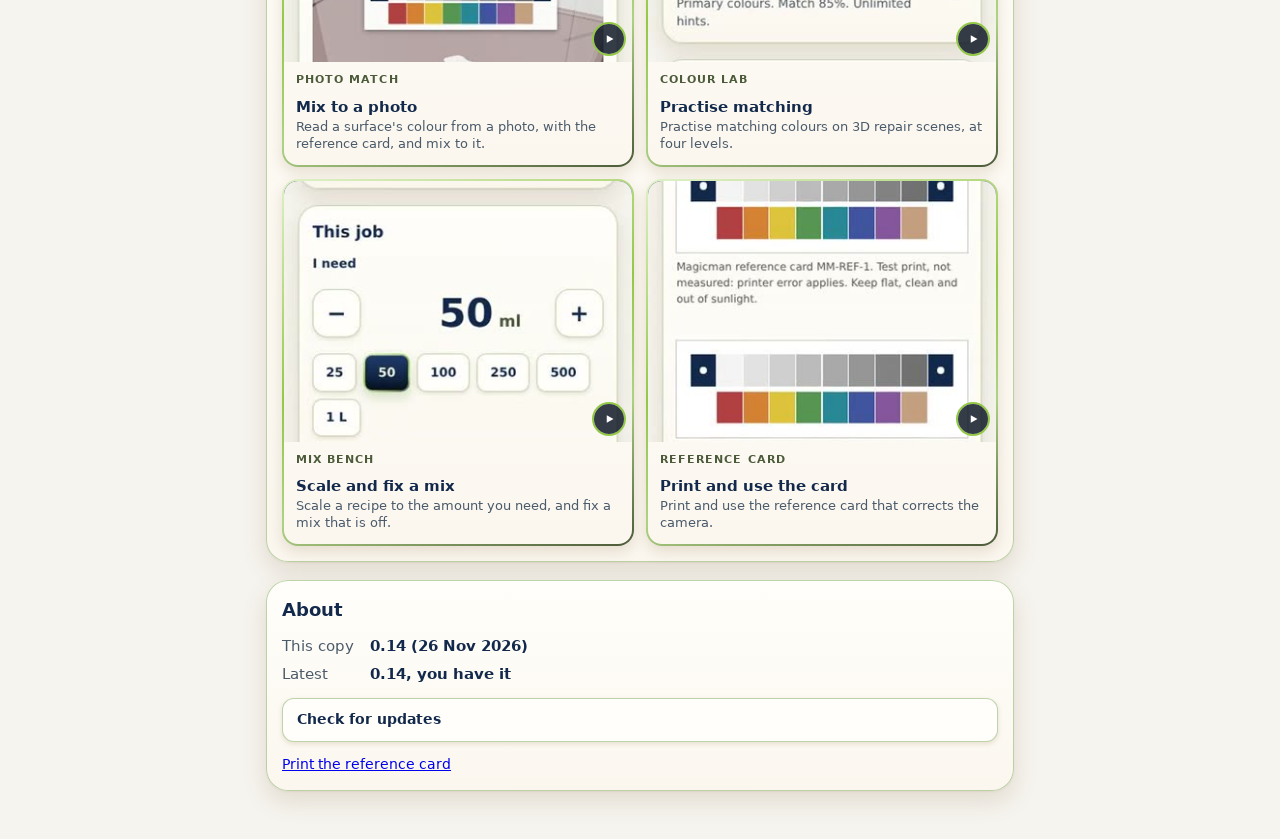
<file: settings.html>
<!DOCTYPE html>
<html lang="en">
<head>
<meta charset="UTF-8">
<meta name="viewport" content="width=device-width, initial-scale=1, viewport-fit=cover">
<meta name="theme-color" content="#13294b">
<meta name="apple-mobile-web-app-capable" content="yes">
<meta name="mobile-web-app-capable" content="yes">
<meta name="apple-mobile-web-app-title" content="Marv's Workshop">
<link rel="manifest" href="manifest.json">
<link rel="icon" type="image/png" href="brand/icon-192.png">
<link rel="apple-touch-icon" href="brand/icon-180.png">
<script src="js/app.js?v=0.14"></script>
<title>Settings</title>
<link rel="stylesheet" href="css/workshop.css?v=0.14">
<style>
  .choice { width: 100%; display: grid; grid-template-columns: 28px minmax(0, 1fr); gap: 2px 14px; align-items: center; padding: 14px 4px; border: 0; border-bottom: 1px solid var(--hair); background: none; text-align: left; color: var(--ink); min-height: 56px; }
  .choice:last-child { border-bottom: 0; }
  .choice b { font-size: 16px; }
  .choice span { grid-column: 2; font-size: 14px; color: var(--ink-2); }
  .choice .tick { grid-row: 1 / span 2; width: 26px; height: 26px; border-radius: 50%; box-shadow: inset 0 0 0 2px var(--ink-2); display: flex; align-items: center; justify-content: center; color: transparent; }
  .choice .tick svg { width: 15px; height: 15px; }
  .choice[aria-checked="true"] .tick { background: var(--navy-2); box-shadow: inset 0 0 0 2px var(--green); color: #fff; }
  .tiles { display: grid; grid-template-columns: repeat(2, minmax(0, 1fr)); gap: 12px; }
  .tile { display: flex; flex-direction: column; text-align: left; padding: 0; overflow: hidden; border: 2px solid transparent; border-radius: 16px; color: var(--ink);
    background: linear-gradient(180deg, var(--surface-1), var(--surface-2)) padding-box, var(--rim) border-box; box-shadow: 0 6px 14px var(--shadow-warm); }
  .tile:active { transform: translateY(1px); }
  .tile .thumb { position: relative; display: block; width: 100%; aspect-ratio: 4 / 3; overflow: hidden; background: var(--navy-2); }
  .tile .thumb img { width: 100%; height: 100%; object-fit: cover; object-position: 50% 30%; display: block; }
  .tile .thumb::after { content: ""; position: absolute; right: 8px; bottom: 8px; width: 30px; height: 30px; border-radius: 50%; background: rgba(8, 18, 32, 0.82) url("data:image/svg+xml,%3Csvg xmlns='http://www.w3.org/2000/svg' viewBox='0 0 24 24'%3E%3Cpath d='M9 7l9 5-9 5z' fill='%23ffffff'/%3E%3C/svg%3E") center / 18px no-repeat; box-shadow: 0 0 0 2px #93c847; }
  .tile { text-decoration: none; }
  .tile .tour-thumb { background: #ffffff; }
  .tile .tour-thumb img { object-fit: contain; }
  .tile .tour-thumb::after { display: none; }
  .tile b { display: block; padding: 10px 12px 2px; font-size: 14.5px; line-height: 1.3; }
  .tile span { display: block; padding: 0 12px 12px; font-size: 12.5px; color: var(--ink-2); line-height: 1.35; }
  .tile small { display: block; padding: 10px 12px 0; font-size: 10.5px; font-weight: bold; letter-spacing: 0.1em; text-transform: uppercase; color: var(--green-ink); }
  .viewer { display: flex; flex-direction: column; gap: 12px; }
  .viewer h3 { margin: 0; font-size: 19px; }
  .viewer p { margin: 0; color: var(--ink-2); }
  .viewer video { width: 100%; max-width: 300px; align-self: center; aspect-ratio: 540 / 1052; border-radius: 16px; background: var(--navy-2); box-shadow: inset 0 0 0 1px var(--hair), 0 8px 20px var(--shadow-warm); }
  .viewer ol { margin: 0; padding-left: 22px; display: flex; flex-direction: column; gap: 8px; font-size: 15px; }
  .viewer .next { display: flex; gap: 10px; flex-wrap: wrap; }
  .about { display: grid; grid-template-columns: auto minmax(0, 1fr); gap: 6px 16px; margin: 0; font-size: 15px; }
  .about dt { color: var(--ink-2); }
  .about dd { margin: 0; font-weight: bold; font-variant-numeric: tabular-nums; }
</style>
</head>
<body>
<div class="wrap">
  <header>
    <a class="back" href="index.html"><svg viewBox="0 0 24 24" fill="none" stroke="currentColor" stroke-width="2.4" stroke-linecap="round" stroke-linejoin="round" aria-hidden="true"><path d="M15 6l-6 6 6 6"/></svg>Workshop</a>
    <div class="logo"><img class="on-light" src="brand/logo.svg" alt="Magicman: repair, renew, restore"><img class="on-dark" src="brand/logo-white.svg" alt="Magicman: repair, renew, restore"></div>
    <span class="eyebrow">Marv's Workshop</span>
    <h1>Settings</h1>
  </header>

  <section class="card" aria-labelledby="h-look">
    <h2 id="h-look">Appearance</h2>
    <div role="radiogroup" aria-labelledby="h-look" id="themes">
      <button class="choice" type="button" role="radio" data-theme-choice="system"><i class="tick"></i><b>Match my phone</b><span>Light or dark, following your phone's setting</span></button>
      <button class="choice" type="button" role="radio" data-theme-choice="light"><i class="tick"></i><b>Light</b><span>Cream paper and navy text</span></button>
      <button class="choice" type="button" role="radio" data-theme-choice="dark"><i class="tick"></i><b>Dark</b><span>Easier on the eyes in dim light</span></button>
    </div>
  </section>

  <section class="card" aria-labelledby="h-size">
    <h2 id="h-size">Text size</h2>
    <div role="radiogroup" aria-labelledby="h-size" id="sizes">
      <button class="choice" type="button" role="radio" data-size-choice="standard"><i class="tick"></i><b>Standard</b></button>
      <button class="choice" type="button" role="radio" data-size-choice="larger"><i class="tick"></i><b>Larger</b><span>A quarter bigger</span></button>
      <button class="choice" type="button" role="radio" data-size-choice="largest"><i class="tick"></i><b>Largest</b><span>Half as big again</span></button>
      <button class="choice" type="button" role="radio" data-size-choice="double"><i class="tick"></i><b>Double</b><span>Twice the size</span></button>
    </div>
  </section>

  <section class="card" aria-labelledby="h-guides">
    <h2 id="h-guides">Video guides</h2>
    <div id="guide-menu">
      <p class="note" style="margin-bottom:12px">What do you need help with? Each guide is a short, silent recording with captions, and the steps written out.</p>
      <div class="tiles" id="guides"></div>
    </div>
    <div class="viewer" id="guide-view" hidden>
      <button class="btn-quiet" type="button" id="guide-back"><svg viewBox="0 0 24 24" fill="none" stroke="currentColor" stroke-width="2.4" stroke-linecap="round" stroke-linejoin="round" aria-hidden="true"><path d="M15 6l-6 6 6 6"/></svg>All guides</button>
      <h3 id="gv-title" tabindex="-1"></h3>
      <p id="gv-what"></p>
      <video id="gv-video" controls playsinline muted preload="metadata"></video>
      <h4 style="margin:4px 0 0">The steps</h4>
      <ol id="gv-steps"></ol>
      <div class="next" id="gv-next"></div>
    </div>
  </section>

  <section class="card" aria-labelledby="h-about">
    <h2 id="h-about">About</h2>
    <dl class="about">
      <dt>This copy</dt><dd id="v-here"></dd>
      <dt>Latest</dt><dd id="v-latest">Checking</dd>
    </dl>
    <button class="btn-quiet" type="button" id="btn-check">Check for updates</button>
    <p class="note"><a href="card.html">Print the reference card</a></p>
  </section>
</div>

<script>
(function () {
  "use strict";
  var $ = function (id) { return document.getElementById(id); };
  var GUIDES = [
    { id: "photo-find", title: "Marv's Photo Match: find the colour", what: "Tap an area of a photo to name its colour and get a suggested mix of van tints.",
      steps: ["Open Marv's Photo Match. \"Find the colour\" is the first tab.", "Take the photo with the reference card beside the area.", "Mark the card, then tap the area you want.", "Read the colour's name and the suggested tints in parts. Very strong tints are flagged.", "Treat the mix as a starting point and test it on a dab."] },
    { id: "photo-mix", title: "Marv's Photo Match: mix to a photo", what: "Read a surface's colour from a photo, with the reference card, and mix to it.",
      steps: ["Open Marv's Photo Match and choose the \"Mix to a photo\" tab.", "Lay the reference card flat beside the damage and take the photo close up.", "If the card is in the photo, tap \"The card is in this photo\", then tap the dark square at each end.", "The app reads the surface beside the card. Tap a different spot if it chose the wrong surface.", "Tap \"Mix this colour\", add tints, and check the match until the damage disappears."] },
    { id: "colour-lab", title: "Marv's Colour Lab", what: "Practise matching colours on 3D repair scenes, at four levels.",
      steps: ["Open Marv's Colour Lab.", "Tap the level line to choose Trainee, Technician, Senior Technician or Master Technician.", "Turn the scene by dragging, and pinch to zoom in on the damage.", "Tap the paint cans to add drops. Trainees see a live match bar.", "Press \"Check the match\". Three attempts a job, five jobs a round."] },
    { id: "mix-bench", title: "Marv's Mix Bench", what: "Scale a recipe to the amount you need, and fix a mix that is off.",
      steps: ["Open Marv's Mix Bench.", "Enter the recipe you were sent and the amount it makes.", "Set how much you need and what your scale reads to.", "Weigh what the app says to weigh, and use a syringe where it says so.", "For a mix that is off, open \"Fix a mix\", choose what you are mixing and what is wrong, and add the tint MARV suggests."] },
    { id: "ref-card", title: "Printing the reference card", what: "Print and use the reference card that corrects the camera.",
      steps: ["In Settings or Photo Match, open \"Print the reference card\".", "Print at 100% or actual size, in colour, on matt paper. Or press \"Download the card as a PDF\" to save it or send it to a professional printer.", "Cut out one card.", "On the job, lay it flat beside the damage, in the same light, before taking the photo.", "Keep it clean, flat and out of sunlight so its greys stay true."] }
  ];
  // A menu of guides; tapping one opens it on its own, with the video and the steps.
  var SECTION = { "photo-find": "Photo Match", "photo-mix": "Photo Match", "colour-lab": "Colour Lab", "mix-bench": "Mix Bench", "ref-card": "Reference card" };
  var SHORT = { "photo-mix": "Mix to a photo", "photo-find": "Find the colour", "colour-lab": "Practise matching", "mix-bench": "Scale and fix a mix", "ref-card": "Print and use the card" };
  var box = $("guides");
  // The tour of the home screen comes first.
  var tour = document.createElement("a"); tour.className = "tile"; tour.href = "index.html#tour";
  tour.innerHTML = '<i class="thumb tour-thumb"><img alt="" src="brand/marv/excited.jpg"></i><small>Getting started</small><b>Take the tour again</b><span>A quick look round the home screen.</span>';
  box.appendChild(tour);
  GUIDES.forEach(function (g) {
    var t = document.createElement("button"); t.type = "button"; t.className = "tile";
    t.setAttribute("aria-label", g.title + ". " + g.what);
    t.innerHTML = '<i class="thumb"><img alt="" src="guides/' + g.id + '.jpg"></i>';
    var sm = document.createElement("small"); sm.textContent = SECTION[g.id];
    var b = document.createElement("b"); b.textContent = SHORT[g.id];
    var sp = document.createElement("span"); sp.textContent = g.what;
    t.appendChild(sm); t.appendChild(b); t.appendChild(sp);
    t.addEventListener("click", function () { location.hash = "guide-" + g.id; });
    box.appendChild(t);
  });
  function openGuide(id) {
    var g = GUIDES.filter(function (x) { return x.id === id; })[0], v = $("gv-video");
    if (!g) { $("guide-view").hidden = true; $("guide-menu").hidden = false; v.pause(); v.removeAttribute("src"); return; }
    $("guide-menu").hidden = true; $("guide-view").hidden = false;
    $("gv-title").textContent = g.title; $("gv-what").textContent = g.what;
    v.poster = "guides/" + g.id + ".jpg"; v.src = "guides/" + g.id + ".mp4";
    v.setAttribute("aria-label", "Video guide: " + g.title + ". The steps are written out below the video.");
    var ol = $("gv-steps"); ol.textContent = "";
    g.steps.forEach(function (t) { var li = document.createElement("li"); li.textContent = t; ol.appendChild(li); });
    var nx = $("gv-next"); nx.textContent = "";
    GUIDES.filter(function (x) { return x.id !== id; }).slice(0, 2).forEach(function (o) {
      var b = document.createElement("button"); b.type = "button"; b.className = "btn-quiet"; b.textContent = "Next: " + SHORT[o.id];
      b.addEventListener("click", function () { location.hash = "guide-" + o.id; }); nx.appendChild(b);
    });
    $("h-guides").scrollIntoView({ block: "start" }); $("gv-title").focus({ preventScroll: true });
  }
  $("guide-back").addEventListener("click", function () { if (/^#guide-/.test(location.hash)) history.back(); else openGuide(null); });
  function route() { var m = location.hash.match(/^#guide-(.+)$/); openGuide(m ? m[1] : null); }
  window.addEventListener("hashchange", route); route();

  var tick = '<svg viewBox="0 0 24 24" fill="none" stroke="currentColor" stroke-width="3.4" stroke-linecap="round" stroke-linejoin="round" aria-hidden="true"><path d="M5 12.5l4.5 4.5L19 7.5"/></svg>';
  function showTheme() {
    var t = window.MarvApp.getTheme();
    document.querySelectorAll("[data-theme-choice]").forEach(function (b) {
      b.setAttribute("aria-checked", String(b.dataset.themeChoice === t));
      b.querySelector(".tick").innerHTML = tick;
    });
  }
  $("themes").addEventListener("click", function (e) {
    var b = e.target.closest("[data-theme-choice]"); if (!b) return;
    window.MarvApp.setTheme(b.dataset.themeChoice); showTheme();
  });
  showTheme();
  function showSize() {
    var t = window.MarvApp.getSize();
    document.querySelectorAll("[data-size-choice]").forEach(function (b) {
      b.setAttribute("aria-checked", String(b.dataset.sizeChoice === t));
      b.querySelector(".tick").innerHTML = tick;
    });
  }
  $("sizes").addEventListener("click", function (e) {
    var b = e.target.closest("[data-size-choice]"); if (!b) return;
    window.MarvApp.setSize(b.dataset.sizeChoice); showSize();
  });
  showSize();

  $("v-here").textContent = window.MarvApp.version + " (" + window.MarvApp.built + ")";
  document.addEventListener("marv-version", function (e) {
    var v = e.detail;
    $("v-latest").textContent = v ? v.version + (v.version === window.MarvApp.version ? ", you have it" : "") : "Could not check";
  });
  $("btn-check").addEventListener("click", function () { $("v-latest").textContent = "Checking"; window.MarvApp.checkForUpdate(); });
  if (location.protocol === "file:") $("v-latest").textContent = "Not checked here";
})();
</script>
</body>
</html>
</file>
<file: css/workshop.css>
/* Marv's Workshop shared look.
   Cream paper, navy ink, raised cards, pill buttons with a Magicman green edge
   and a soft gloss. Colours are the brand guide's: Wasabi, Crow Black Blue and
   Lone Hunter. Verdana throughout, as the owner asked. */
/* Verdana is not installed on Android phones, so a close free match (DejaVu Sans,
   cut down to the characters the app uses) is bundled for them. Devices that have
   Verdana still use it. Licence: fonts/LICENSE-DejaVu.txt */
@font-face { font-family: "Workshop Sans"; src: url("../fonts/workshop-sans.woff") format("woff"); font-weight: 400; font-display: swap; }
@font-face { font-family: "Workshop Sans"; src: url("../fonts/workshop-sans-Bold.woff") format("woff"); font-weight: 700; font-display: swap; }
:root {
  --bg: #f6f4ef;
  --surface-1: #fffefa;
  --surface-2: #fbf7ef;
  --sunken: #ece8df;
  --ink: #13294b;
  --ink-2: #4b5b6b;
  --navy-1: #1f3d6b;
  --navy-2: #13294b;
  --navy-3: #081220;
  --green: #aed284;
  --green-ink: #4b5a39;
  --hair: rgba(110, 160, 70, 0.45);
  --rim: linear-gradient(160deg, #dff0c8, #93c847 45%, #aed284 70%, #4b5a39);
  --rim-glow: rgba(110, 160, 70, 0.3);
  --primary-ink: #f1f8e6;
  --shadow-warm: rgba(120, 90, 40, 0.16);
  --gloss: linear-gradient(rgba(255, 255, 255, 0.55), rgba(255, 255, 255, 0));
  --pass-bg: #dff0c8;
  --pass-ink: #2f4a1a;
  --warn-bg: #fbf0d9;
  --warn-ink: #6b4a08;
  --stop-bg: #f8e1de;
  --stop-ink: #8a2a1c;
  --logo-on-light: block;
  --logo-on-dark: none;
  --font: Verdana, "Workshop Sans", Geneva, Tahoma, sans-serif;
}
@media (prefers-color-scheme: dark) {
  :root:not([data-theme="light"]) {
    --bg: #0f1b24; --surface-1: #1c2f40; --surface-2: #162634; --sunken: #0c161e;
    --ink: #e8eef3; --ink-2: #b4c1cc; --green-ink: #aed284;
    --shadow-warm: rgba(0, 0, 0, 0.45); --gloss: linear-gradient(rgba(255, 255, 255, 0.16), rgba(255, 255, 255, 0));
    --pass-bg: #24391a; --pass-ink: #cfeaae; --warn-bg: #3a2e14; --warn-ink: #f0cc80; --stop-bg: #42211b; --stop-ink: #f6aa9c;
    --logo-on-light: none; --logo-on-dark: block;
    color-scheme: dark;
  }
}
:root[data-theme="dark"] {
  --bg: #0f1b24; --surface-1: #1c2f40; --surface-2: #162634; --sunken: #0c161e;
  --ink: #e8eef3; --ink-2: #b4c1cc; --green-ink: #aed284;
  --shadow-warm: rgba(0, 0, 0, 0.45); --gloss: linear-gradient(rgba(255, 255, 255, 0.16), rgba(255, 255, 255, 0));
  --pass-bg: #24391a; --pass-ink: #cfeaae; --warn-bg: #3a2e14; --warn-ink: #f0cc80; --stop-bg: #42211b; --stop-ink: #f6aa9c;
  --logo-on-light: none; --logo-on-dark: block;
  color-scheme: dark;
}

* { box-sizing: border-box; }
[hidden] { display: none !important; }
html, body { margin: 0; }
/* no double-tap zoom on buttons and paint pots */
html { touch-action: manipulation; -webkit-text-size-adjust: 100%; }
img { max-width: 100%; }
body { background: var(--bg); color: var(--ink); font-family: var(--font); font-size: 16px; line-height: 1.5; -webkit-font-smoothing: antialiased; }
button, input { font: inherit; color: inherit; }
button { cursor: pointer; -webkit-tap-highlight-color: transparent; }
:focus-visible { outline: 3px solid var(--navy-1); outline-offset: 3px; }

.wrap {
  max-width: 780px; margin: 0 auto; padding-block: 22px 48px;
  padding-left: max(16px, env(safe-area-inset-left, 0px));
  padding-right: max(16px, env(safe-area-inset-right, 0px));
  display: flex; flex-direction: column; gap: 18px;
}
.logo { width: 190px; max-width: 60%; margin: 6px 0 22px; }
.logo img { width: 100%; height: auto; }
.logo .on-light { display: var(--logo-on-light); }
.logo .on-dark { display: var(--logo-on-dark); }
.eyebrow { font-size: 12px; font-weight: bold; letter-spacing: 0.14em; text-transform: uppercase; color: var(--green-ink); }
header h1 { margin: 0; font-weight: bold; font-size: 28px; line-height: 1.15; letter-spacing: -0.01em; text-wrap: balance; }
header p { margin: 6px 0 0; color: var(--ink-2); max-width: 60ch; }

.card {
  background: linear-gradient(180deg, var(--surface-1), var(--surface-2));
  border-radius: 22px; padding: 16px;
  box-shadow: inset 0 0 0 1px var(--hair), inset 0 1px 0 rgba(255, 255, 255, 0.7), 0 1px 2px rgba(90, 70, 30, 0.06), 0 10px 24px var(--shadow-warm);
  display: flex; flex-direction: column; gap: 12px;
}
.card h2 { margin: 0; font-weight: bold; font-size: 18px; }
.note { margin: 0; font-size: 14px; color: var(--ink-2); }
.row { display: flex; flex-wrap: wrap; gap: 10px; }

.pill {
  position: relative; isolation: isolate; border: 2px solid transparent; border-radius: 999px;
  min-height: 46px; padding: 8px 18px; font-size: 15px; font-weight: 700; color: var(--ink);
  background: linear-gradient(180deg, var(--surface-1), var(--surface-2)) padding-box, var(--rim) border-box;
  box-shadow: 0 6px 14px var(--shadow-warm), inset 0 1px 0 rgba(255, 255, 255, 0.6);
  transition: transform 0.1s ease, box-shadow 0.15s ease;
  display: inline-flex; align-items: center; justify-content: center; text-align: center;
}
.pill::before { content: ""; position: absolute; z-index: -1; left: 7%; right: 7%; top: 2px; height: 42%; border-radius: 999px 999px 40% 40%; background: var(--gloss); pointer-events: none; }
.pill:active { transform: translateY(1px); box-shadow: 0 2px 6px var(--shadow-warm); }
.pill:disabled { opacity: 0.5; cursor: default; }
.pill.primary, .pill[aria-pressed="true"] {
  color: var(--primary-ink); text-shadow: 0 1px 1px rgba(0, 0, 0, 0.4);
  background: linear-gradient(180deg, var(--navy-1) 0%, var(--navy-2) 55%, var(--navy-3) 100%) padding-box, var(--rim) border-box;
  box-shadow: 0 0 0 1px rgba(0, 0, 0, 0.18), 0 8px 20px var(--rim-glow), 0 2px 4px rgba(10, 20, 40, 0.3);
}
.pill.primary::before, .pill[aria-pressed="true"]::before { background: linear-gradient(rgba(255, 255, 255, 0.24), rgba(255, 255, 255, 0.02)); }

/* A colour shown as a paint disc */
.disc {
  flex: none; display: block; width: 64px; height: 64px; border-radius: 50%;
  outline: 2px solid var(--green); outline-offset: 2px;
  box-shadow: inset 0 -7px 10px rgba(0, 0, 0, 0.25), inset 0 3px 5px rgba(255, 255, 255, 0.3), 0 6px 12px var(--shadow-warm);
}
.readout { text-align: center; font-weight: bold; font-size: 15px; padding: 8px 12px; border-radius: 12px; background: var(--sunken); box-shadow: inset 0 2px 6px rgba(19, 41, 75, 0.12); font-variant-numeric: tabular-nums; }
.banner { margin: 0; font-weight: 700; font-size: 15px; padding: 10px 14px; border-radius: 12px; }
.banner.pass { background: var(--pass-bg); color: var(--pass-ink); }
.banner.warn { background: var(--warn-bg); color: var(--warn-ink); }
.banner.plain { background: var(--sunken); color: var(--ink); }

/* Way back to the landing screen */
.back { display: inline-flex; align-items: center; gap: 6px; font-size: 14px; font-weight: bold; color: var(--ink-2); text-decoration: none; margin-bottom: 10px; min-height: 40px; }
.back svg { width: 18px; height: 18px; }

/* One main action, embossed; secondary actions quiet */
.btn-main {
  width: 100%; min-height: 58px; border: 2px solid transparent; border-radius: 16px;
  font-size: 17px; font-weight: bold; letter-spacing: 0.01em; color: var(--primary-ink); text-shadow: 0 -1px 0 rgba(0, 0, 0, 0.55);
  background: linear-gradient(180deg, var(--navy-1) 0%, var(--navy-2) 55%, var(--navy-3) 100%) padding-box, var(--rim) border-box;
  box-shadow: inset 0 1px 0 rgba(255, 255, 255, 0.22), inset 0 -3px 6px rgba(0, 0, 0, 0.35), 0 10px 22px var(--rim-glow), 0 2px 4px rgba(10, 20, 40, 0.3);
  transition: transform 0.08s ease, box-shadow 0.12s ease;
}
.btn-main:active { transform: translateY(2px); box-shadow: inset 0 2px 6px rgba(0, 0, 0, 0.5), 0 3px 8px var(--rim-glow); }
.btn-quiet {
  display: inline-flex; align-items: center; gap: 8px; min-height: 44px; padding: 8px 14px; border-radius: 12px;
  border: 1px solid var(--hair); background: var(--surface-1); font-size: 14px; font-weight: bold; color: var(--ink);
  box-shadow: inset 0 1px 0 rgba(255, 255, 255, 0.6), 0 2px 5px var(--shadow-warm);
}
.btn-quiet:active { transform: translateY(1px); }
.btn-quiet:disabled { opacity: 0.5; cursor: default; }
.btn-quiet svg { width: 18px; height: 18px; }

/* The first-run tour */
.tour { position: absolute; left: 0; top: 0; width: 100%; z-index: 90; }
.tour.dim { background: rgba(8, 18, 32, 0.72); }
.tour-spot { position: absolute; border-radius: 24px; box-shadow: 0 0 0 3px #93c847, 0 0 0 9999px rgba(8, 18, 32, 0.72); pointer-events: none; transition: all 0.3s ease; }
.tour-card {
  position: absolute; left: max(16px, env(safe-area-inset-left, 0px)); right: max(16px, env(safe-area-inset-right, 0px)); max-width: 460px; margin: 0 auto;
  background: linear-gradient(180deg, var(--surface-1), var(--surface-2)); color: var(--ink); border-radius: 22px; padding: 18px;
  box-shadow: inset 0 0 0 2px #93c847, 0 18px 40px rgba(0, 0, 0, 0.45); display: flex; flex-direction: column; gap: 10px; transition: top 0.3s ease;
}
.tour-card h2 { margin: 0; font-size: 20px; line-height: 1.25; }
.tour-card h2:focus { outline: none; }
.tour-card p { margin: 0; font-size: 15.5px; }
.tour-card .tour-count { font-size: 12px; font-weight: bold; letter-spacing: 0.1em; text-transform: uppercase; color: var(--green-ink); }
.tour-buttons { display: flex; gap: 10px; align-items: center; }
.tour-buttons .btn-main { flex: 1; min-height: 50px; }
.tour-skip { align-self: center; min-height: 44px; padding: 8px 14px; border: 0; background: none; color: var(--ink-2); font-size: 14.5px; font-weight: bold; text-decoration: underline; }
@media (prefers-reduced-motion: reduce) { .tour-spot, .tour-card { transition: none; } }
</file>
<file: css/bench.css>
/* Tint measurements: the Mix Bench tools in the Workshop look.
   Loaded after the shared tokens. Class names are the ones Mix Bench already used. */
.wrap { max-width: 780px; margin: 0 auto; padding-left: max(16px, env(safe-area-inset-left, 0px)); padding-right: max(16px, env(safe-area-inset-right, 0px)); display: block; padding-block: 0; }
header.wrap { padding-block: 22px 18px; }
main { display: flex; flex-direction: column; gap: 18px; padding-bottom: 120px; }
.panel { display: flex; flex-direction: column; gap: 18px; }
.card h2, .bench h2 { margin: 0; font-size: 18px; display: flex; align-items: center; gap: 10px; flex-wrap: wrap; }
.tag { font-size: 11px; font-weight: bold; letter-spacing: 0.08em; text-transform: uppercase; color: var(--warn-ink); background: var(--warn-bg); padding: 3px 9px; border-radius: 8px; }
.hint { margin: 0; font-size: 13.5px; color: var(--ink-2); }
.label { font-size: 14px; font-weight: bold; }

.inwell { display: flex; align-items: center; gap: 5px; min-width: 0; background: var(--sunken); border: 1px solid var(--hair); border-radius: 12px; padding: 0 11px; box-shadow: inset 0 2px 6px rgba(19, 41, 75, 0.12); }
.inwell:focus-within { border-color: var(--navy-1); }
.inwell input { width: 100%; min-width: 0; background: transparent; border: 0; outline: none; padding: 11px 0; font-size: 17px; font-weight: bold; text-align: right; font-variant-numeric: tabular-nums; }
.inwell span { font-size: 13px; font-weight: bold; color: var(--green-ink); }
.makes { display: flex; align-items: center; justify-content: space-between; gap: 12px; }
.makes .inwell { width: 128px; }
select.pick { min-width: 0; width: 100%; padding: 12px 4px 12px 9px; font-size: 16px; font-weight: bold; color: var(--ink); background: var(--sunken); border: 1px solid var(--hair); border-radius: 12px; box-shadow: inset 0 2px 6px rgba(19, 41, 75, 0.12); }
.rows { display: flex; flex-direction: column; gap: 10px; }
.rows .row { display: grid; grid-template-columns: 24px minmax(0, 1fr) 90px 38px; gap: 8px; align-items: center; flex-wrap: nowrap; }
.rows .row .inwell { padding: 0 9px; }
.rows .row .inwell input { font-size: 16px; }

.ghost, .chip, .icon-btn, .big-btn, .step {
  border: 1px solid var(--hair); background: var(--surface-1); color: var(--ink); font-weight: bold; border-radius: 12px;
  box-shadow: inset 0 1px 0 rgba(255, 255, 255, 0.6), 0 2px 5px var(--shadow-warm); transition: transform 0.08s ease;
}
.ghost:active, .chip:active, .icon-btn:active, .big-btn:active, .step:active, .cta:active { transform: translateY(1px); }
.ghost { padding: 10px 14px; font-size: 14px; min-height: 44px; }
.icon-btn { width: 38px; height: 46px; font-size: 20px; line-height: 1; color: var(--ink-2); padding: 0; }
.link-row, .chips { display: flex; gap: 8px; flex-wrap: wrap; }
.chip { padding: 9px 14px; font-size: 14px; border-radius: 10px; font-variant-numeric: tabular-nums; min-height: 42px; }
.chip[aria-pressed="true"], .big-btn[aria-pressed="true"], .seg button[aria-pressed="true"], .cta {
  color: var(--primary-ink); border: 2px solid transparent; text-shadow: 0 -1px 0 rgba(0, 0, 0, 0.5);
  background: linear-gradient(180deg, var(--navy-1) 0%, var(--navy-2) 55%, var(--navy-3) 100%) padding-box, var(--rim) border-box;
  box-shadow: inset 0 1px 0 rgba(255, 255, 255, 0.22), inset 0 -2px 5px rgba(0, 0, 0, 0.3), 0 6px 14px var(--rim-glow);
}
.cta { border-radius: 12px; padding: 11px 16px; font-size: 14px; font-weight: bold; min-height: 46px; }
.stepper { display: flex; align-items: center; justify-content: space-between; gap: 10px; }
.step { width: 54px; height: 54px; border-radius: 16px; font-size: 26px; line-height: 1; flex: none; padding: 0; }
.qty { display: flex; align-items: baseline; justify-content: center; gap: 6px; min-width: 0; }
.qty input { width: 3.6ch; min-width: 0; background: transparent; border: 0; outline: none; padding: 0; text-align: right; font-size: 44px; font-weight: bold; color: var(--ink); font-variant-numeric: tabular-nums; -moz-appearance: textfield; appearance: textfield; }
.qty input::-webkit-outer-spin-button, .qty input::-webkit-inner-spin-button { -webkit-appearance: none; margin: 0; }
.qty span { font-size: 18px; font-weight: bold; color: var(--green-ink); }
.seg { display: flex; gap: 4px; padding: 4px; border-radius: 14px; background: var(--sunken); box-shadow: inset 0 2px 6px rgba(19, 41, 75, 0.12); }
.seg button { flex: 1; border: 2px solid transparent; background: transparent; border-radius: 10px; padding: 9px 6px; font-size: 14px; font-weight: bold; color: var(--ink-2); font-variant-numeric: tabular-nums; }

.pot { --s: 22px; display: inline-block; flex: none; width: var(--s); height: var(--s); border-radius: 50%; box-shadow: inset 0 -5px 8px rgba(0, 0, 0, 0.3), inset 0 2px 3px rgba(255, 255, 255, 0.3), 0 0 0 2px var(--surface-1), 0 0 0 3px var(--hair), 0 3px 6px var(--shadow-warm); }
.pot.lg { --s: 30px; }
.cue-light { background-color: #f4f4f1; } .cue-dark { background-color: #1c1c1e; } .cue-red { background-color: #c2264b; } .cue-green { background-color: #0f7a57; }
.cue-yellow { background-color: #f2c417; } .cue-blue { background-color: #17479e; } .cue-dull { background-color: #8b8679; }
.cue-bright { background-image: linear-gradient(135deg, #ffd21f 0%, #ff4d6d 50%, #2f7bff 100%); }

.verdict { border-radius: 22px; padding: 16px; display: grid; grid-template-columns: 40px minmax(0, 1fr); gap: 14px; align-items: start; }
.verdict .icon { width: 40px; height: 40px; border-radius: 50%; display: flex; align-items: center; justify-content: center; color: #fff; }
.verdict .icon svg { width: 22px; height: 22px; }
.verdict .body { display: flex; flex-direction: column; gap: 9px; min-width: 0; }
.verdict strong { font-size: 17px; line-height: 1.3; }
.verdict p { margin: 0; font-size: 14px; }
.verdict.ok { background: var(--pass-bg); color: var(--pass-ink); } .verdict.ok .icon { background: #2f7a36; }
.verdict.warn { background: var(--warn-bg); color: var(--warn-ink); } .verdict.warn .icon { background: #a56800; }
.verdict.stop { background: var(--stop-bg); color: var(--stop-ink); } .verdict.stop .icon { background: #b53a25; }

.bench { background: linear-gradient(180deg, var(--surface-1), var(--surface-2)); border-radius: 22px; padding: 16px; display: flex; flex-direction: column; gap: 14px; box-shadow: inset 0 0 0 1px var(--hair), inset 0 1px 0 rgba(255, 255, 255, 0.7), 0 10px 24px var(--shadow-warm); }
.mixbar-wrap { display: flex; flex-direction: column; gap: 6px; }
.mixbar { display: flex; gap: 2px; height: 14px; border-radius: 999px; overflow: hidden; background: var(--sunken); box-shadow: 0 0 0 2px var(--surface-1), 0 0 0 3px var(--hair); }
.mixbar i { display: block; min-width: 6px; }
.mixbar-wrap small { font-size: 12px; color: var(--ink-2); }
.lines { display: flex; flex-direction: column; }
.line { display: grid; grid-template-columns: 32px minmax(0, 1fr) auto; gap: 6px 12px; padding: 14px 0; align-items: center; border-top: 1px solid var(--hair); }
.line:first-child { border-top: 0; padding-top: 2px; }
.line .info { min-width: 0; display: flex; flex-direction: column; gap: 3px; align-items: flex-start; }
.line .name { font-weight: bold; font-size: 15.5px; }
.line .code { font-size: 12px; color: var(--ink-2); font-variant-numeric: tabular-nums; }
.readout { min-width: 100px; text-align: right; white-space: nowrap; background: var(--sunken); border-radius: 12px; padding: 8px 12px; font-size: 21px; font-weight: bold; font-variant-numeric: tabular-nums; box-shadow: inset 0 2px 6px rgba(19, 41, 75, 0.14); }
.readout span { font-size: 13px; color: var(--green-ink); margin-left: 4px; }
.line .why, .lines > .why { grid-column: 2 / -1; font-size: 13px; color: var(--ink-2); margin: 0; }
.pill { display: inline-block; min-height: 0; padding: 3px 9px; border: 0; border-radius: 8px; font-size: 10.5px; font-weight: bold; letter-spacing: 0.07em; text-transform: uppercase; color: #fff; background: #2f7a36; box-shadow: none; }
.pill::before { content: none; }
.pill.ok { background: #2f7a36; } .pill.warn { background: #a56800; } .pill.stop { background: #b53a25; }
.binder { background: var(--sunken); border: 1px dashed var(--hair); border-radius: 12px; padding: 12px 14px; font-weight: bold; font-size: 14px; }

.grid2 { display: grid; grid-template-columns: 1fr 1fr; gap: 10px; }
.big-btn { padding: 12px; font-size: 14.5px; display: flex; align-items: center; gap: 12px; text-align: left; min-height: 58px; }
.coach { display: grid; grid-template-columns: 76px minmax(0, 1fr); gap: 12px; align-items: start; scroll-margin-top: 16px; }
.coach-marv { width: 76px; height: 106px; object-fit: contain; background: #fff; border-radius: 12px; box-shadow: inset 0 0 0 1px var(--hair), 0 4px 10px var(--shadow-warm); }
.say { min-width: 0; display: flex; flex-direction: column; gap: 10px; background: linear-gradient(180deg, var(--surface-1), var(--surface-2)); border-radius: 18px; padding: 15px 16px; box-shadow: inset 0 0 0 1px var(--hair), 0 8px 18px var(--shadow-warm); }
.say h3 { margin: 0; font-size: 17px; line-height: 1.3; }
.say p { margin: 0; font-size: 14.5px; }
.option { border-top: 1px solid var(--hair); padding-top: 11px; display: flex; flex-direction: column; gap: 6px; }
.option .who { display: flex; align-items: center; gap: 11px; font-weight: bold; flex-wrap: wrap; }
.steps { margin: 0; padding: 0; list-style: none; counter-reset: step; display: flex; flex-direction: column; gap: 11px; font-size: 14.5px; }
.steps li { counter-increment: step; display: grid; grid-template-columns: 30px minmax(0, 1fr); gap: 12px; align-items: start; }
.steps li::before { content: counter(step); width: 30px; height: 30px; border-radius: 50%; display: flex; align-items: center; justify-content: center; font-size: 13px; font-weight: bold; background: var(--navy-2); color: #fff; box-shadow: 0 0 0 2px var(--green); }
.steps li span { padding-top: 4px; }
.draft { background: var(--warn-bg); color: var(--warn-ink); border-radius: 14px; padding: 12px 15px; font-size: 13.5px; margin: 0; }

.tinter { display: grid; grid-template-columns: 32px minmax(0, 1fr); gap: 6px 13px; padding: 16px 0; border-top: 1px solid var(--hair); align-items: start; }
.tinter:first-child { border-top: 0; padding-top: 2px; }
.tinter h3 { margin: 2px 0 8px; font-size: 16px; display: flex; gap: 10px; align-items: center; flex-wrap: wrap; }
.tinter dl { margin: 0; display: grid; grid-template-columns: auto minmax(0, 1fr); gap: 4px 14px; font-size: 13px; background: var(--sunken); border-radius: 12px; padding: 10px 13px; }
.tinter dt { color: var(--ink-2); } .tinter dd { margin: 0; font-variant-numeric: tabular-nums; font-weight: bold; }
.tinter p { margin: 8px 0 0; font-size: 13px; color: var(--ink-2); }
details { font-size: 13.5px; color: var(--ink-2); background: var(--surface-1); border-radius: 16px; padding: 13px 16px; box-shadow: inset 0 0 0 1px var(--hair); }
details summary { cursor: pointer; font-weight: bold; color: var(--ink); font-size: 14.5px; }
details ul { margin: 10px 0 2px; padding-left: 18px; display: flex; flex-direction: column; gap: 6px; }
.foot { margin: 4px 0 0; text-align: center; font-size: 12px; color: var(--ink-2); }

.dock { position: fixed; left: 0; right: 0; bottom: 0; z-index: 20; pointer-events: none; padding: 0 max(16px, env(safe-area-inset-right, 0px)) calc(14px + env(safe-area-inset-bottom, 0px)) max(16px, env(safe-area-inset-left, 0px)); }
.dock-in { pointer-events: auto; max-width: 460px; margin: 0 auto; display: flex; gap: 4px; padding: 6px; border-radius: 20px; background: linear-gradient(180deg, var(--surface-1), var(--surface-2)); box-shadow: inset 0 0 0 1px var(--hair), 0 -1px 0 var(--hair), 0 12px 30px rgba(0, 0, 0, 0.28); }
.dock button { flex: 1; border: 2px solid transparent; background: transparent; border-radius: 14px; padding: 8px 6px; display: flex; flex-direction: column; align-items: center; gap: 3px; font-size: 12px; font-weight: bold; color: var(--ink-2); }
.dock button svg { width: 24px; height: 24px; }
.dock button[aria-selected="true"] { color: var(--primary-ink); background: linear-gradient(180deg, var(--navy-1), var(--navy-2) 55%, var(--navy-3)) padding-box, var(--rim) border-box; box-shadow: inset 0 1px 0 rgba(255, 255, 255, 0.22), 0 6px 14px var(--rim-glow); }
@media (max-width: 360px) { .rows .row { grid-template-columns: 22px minmax(0, 1fr) 66px 34px; gap: 6px; } .icon-btn { width: 34px; } .readout { min-width: 88px; font-size: 19px; } .qty input { font-size: 38px; } }
</file>
